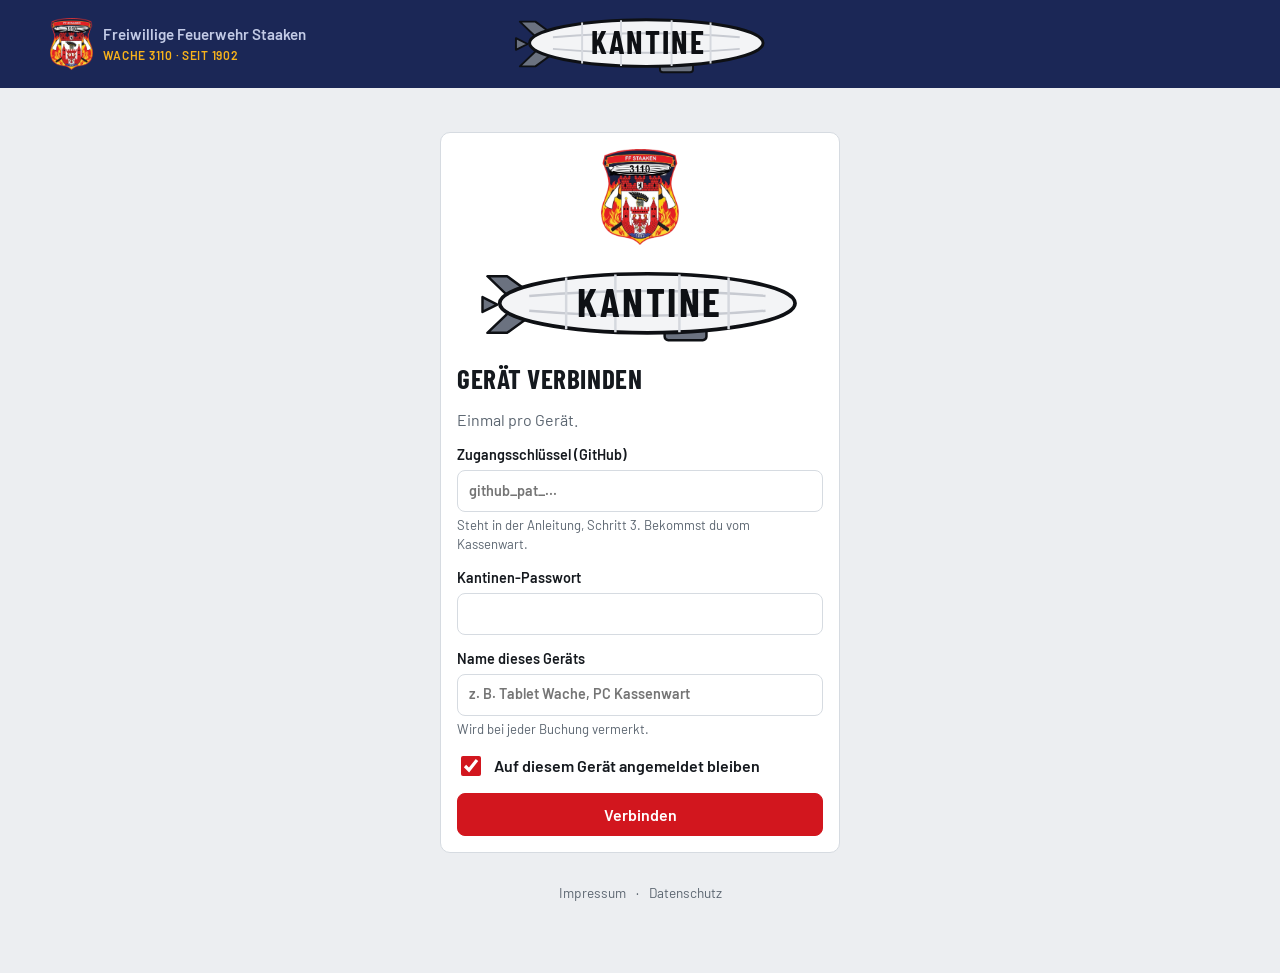
<file: index.html>
<!doctype html>
<html lang="de">
<head>
<meta charset="utf-8">
<meta name="viewport" content="width=device-width,initial-scale=1,viewport-fit=cover">
<meta name="robots" content="noindex,nofollow">
<meta name="referrer" content="no-referrer">
<meta name="theme-color" content="#1b2756">
<title>Kantine FF Staaken</title>
<link rel="manifest" href="manifest.webmanifest">
<link rel="icon" href="logo.png" id="favicon">
<link rel="apple-touch-icon" href="logo.png">
<style>
@font-face{font-family:"Barlow";font-weight:400;font-display:swap;src:url(fonts/barlow-latin-400-normal.woff2) format("woff2")}
@font-face{font-family:"Barlow";font-weight:500;font-display:swap;src:url(fonts/barlow-latin-500-normal.woff2) format("woff2")}
@font-face{font-family:"Barlow";font-weight:600;font-display:swap;src:url(fonts/barlow-latin-600-normal.woff2) format("woff2")}
@font-face{font-family:"Barlow";font-weight:700;font-display:swap;src:url(fonts/barlow-latin-700-normal.woff2) format("woff2")}
@font-face{font-family:"Barlow Condensed";font-weight:600;font-display:swap;src:url(fonts/barlow-condensed-latin-600-normal.woff2) format("woff2")}
@font-face{font-family:"Barlow Condensed";font-weight:700;font-display:swap;src:url(fonts/barlow-condensed-latin-700-normal.woff2) format("woff2")}
:root{color-scheme:light;padding-top:env(safe-area-inset-top,0px);padding-bottom:env(safe-area-inset-bottom,0px)}
body{margin:0;font-size:14px}
img{max-width:100%}
[hidden]{display:none!important}
/* Layout: sticky header with warning-stripe band and tabs; kiosk = big tap tiles, admin = sub-tabs with dense tables. */
:root{
  --bg:#eceef1; --surface:#ffffff; --surface-2:#f5f6f8; --ink:#15191e; --muted:#5b6570; --line:#d6dbe1;
  --red:#d2161e; --red-ink:#ffffff; --red-soft:#fbe7e8; --bar:#e8898d; --grid:#e3e6ea;
  --navy:#1b2756; --navy-2:#24336b; --navy-ink:#ffffff; --navy-muted:#c3cbe6; --flame:#f7b21b;
  --ok:#1d7a4b; --ok-soft:#e3f3ea; --warn:#8f5400; --warn-soft:#fdf0d9; --bad:#b0151b; --bad-soft:#fbe7e8;
  --op:#1f4f8a; --op-soft:#e4ecf7;
  --stripe-a:#d2161e; --stripe-b:#f7b21b;
  --f-display:"Barlow Condensed","Arial Narrow",Arial,sans-serif;
  --f-body:"Barlow",system-ui,-apple-system,"Segoe UI",sans-serif;
  --r:10px;
}
@media (prefers-color-scheme: dark){:root:not([data-theme="light"]){
  --bg:#111417; --surface:#1a1e23; --surface-2:#22272d; --ink:#edf0f3; --muted:#9aa4af; --line:#2e353d;
  --red:#e6363d; --red-ink:#ffffff; --red-soft:#3a1c1e; --bar:#8e3a3e; --grid:#2a3036;
  --navy:#111836; --navy-2:#1a2449; --navy-ink:#ffffff; --navy-muted:#a9b3d6; --flame:#f7b21b;
  --ok:#4fc58a; --ok-soft:#173326; --warn:#f0b04a; --warn-soft:#3a2b12; --bad:#ff6b70; --bad-soft:#3a1c1e;
  --op:#8fb6ec; --op-soft:#1b2a3f;
  --stripe-a:#e6363d; --stripe-b:#f7b21b; color-scheme:dark}}
:root[data-theme="dark"]{
  --bg:#111417; --surface:#1a1e23; --surface-2:#22272d; --ink:#edf0f3; --muted:#9aa4af; --line:#2e353d;
  --red:#e6363d; --red-ink:#ffffff; --red-soft:#3a1c1e; --bar:#8e3a3e; --grid:#2a3036;
  --navy:#111836; --navy-2:#1a2449; --navy-ink:#ffffff; --navy-muted:#a9b3d6; --flame:#f7b21b;
  --ok:#4fc58a; --ok-soft:#173326; --warn:#f0b04a; --warn-soft:#3a2b12; --bad:#ff6b70; --bad-soft:#3a1c1e;
  --op:#8fb6ec; --op-soft:#1b2a3f;
  --stripe-a:#e6363d; --stripe-b:#f7b21b; color-scheme:dark}

*{box-sizing:border-box}
html,body{min-height:100%}
body{background:var(--bg);color:var(--ink);font-family:var(--f-body);font-size:16px;line-height:1.45}
body::before{content:"";position:fixed;inset:0 0 auto;height:env(safe-area-inset-top,0px);z-index:10;background:var(--navy)}
button,input,select,textarea{font:inherit;color:inherit}
a{color:inherit}
.num{font-variant-numeric:tabular-nums}
.gut{padding-left:max(16px,env(safe-area-inset-left,0px));padding-right:max(16px,env(safe-area-inset-right,0px))}
.wrap{max-width:1180px;margin:0 auto}

header.top{position:sticky;top:env(safe-area-inset-top,0px);z-index:5;background:var(--navy);color:var(--navy-ink)}
.brand{display:grid;grid-template-columns:1fr auto 1fr;grid-template-areas:"l z r";align-items:center;gap:8px 16px;padding-block:8px}
.b-left{grid-area:l;display:flex;align-items:center;gap:10px;min-width:0}
.helpbtn{display:inline-flex;align-items:center;justify-content:center;width:24px;height:24px;border-radius:50%;border:1.5px solid var(--muted);background:transparent;color:var(--muted);font:700 .85rem var(--f-body);cursor:pointer;vertical-align:middle;margin-left:6px;padding:0}
.helpbox{background:var(--surface-2);border:1px solid var(--line);border-radius:8px;padding:10px 12px;margin:0;font-size:.92rem}
.helpbtn:hover{border-color:var(--red);color:var(--red)}
.linkbtn{background:none;border:0;padding:0;font:inherit;font-weight:700;color:inherit;cursor:pointer;text-align:left;text-decoration:underline;text-decoration-color:var(--line);text-underline-offset:3px}
.linkbtn:hover{text-decoration-color:var(--red)}
.whobtn{background:var(--navy-2);color:var(--navy-ink);border:1px solid var(--navy-muted);border-radius:999px;padding:5px 12px;font-weight:600;font-size:.85rem;cursor:pointer;max-width:100%;overflow:hidden;text-overflow:ellipsis;white-space:nowrap}
.whobtn:focus-visible{outline:2px solid var(--flame);outline-offset:2px}
.b-right{grid-area:r;display:flex;flex-direction:column;align-items:flex-end;gap:4px;min-width:0;text-align:right}
.brand h1{grid-area:z;justify-self:center}
@media (max-width:760px){.brand{grid-template-columns:1fr auto;grid-template-areas:"z z" "l r"}.brand .zep{height:58px}}
.brand .unit small{display:block;font-size:.75rem;font-weight:600;letter-spacing:.06em;text-transform:uppercase;color:var(--flame);margin-top:2px}
.brand .logo{height:52px;width:auto;max-width:72px;object-fit:contain;display:block}
.login .biglogo{height:96px;width:auto;max-width:60%;object-fit:contain;align-self:center}
.brand h1{margin:0;line-height:0}
.zep{display:block;height:72px;width:auto;max-width:100%}
.sr{position:absolute;width:1px;height:1px;overflow:hidden;clip:rect(0 0 0 0);white-space:nowrap}
.login .zep{height:auto;width:min(320px,90%);align-self:center}
.brand .unit{color:var(--navy-muted);font-weight:600;font-size:.95rem}
.sync{font-size:.8rem;color:var(--navy-muted);display:flex;align-items:center;gap:6px}
.dot{width:8px;height:8px;border-radius:50%;background:var(--muted)}
.dot.on{background:var(--ok)} .dot.err{background:var(--bad)}
.stripe{height:6px;background:repeating-linear-gradient(-45deg,var(--stripe-a) 0 12px,var(--stripe-b) 12px 24px)}
nav.tabs{display:flex;gap:4px;overflow-x:auto;scrollbar-width:none}
nav.tabs::-webkit-scrollbar{display:none}
nav.tabs a{flex:none;text-decoration:none;color:var(--navy-muted);font-family:var(--f-display);font-weight:600;font-size:1.15rem;letter-spacing:.03em;text-transform:uppercase;padding:8px 14px 10px;border-bottom:3px solid transparent}
nav.tabs a[aria-current="page"]{color:var(--navy-ink);border-bottom-color:var(--flame)}
nav.tabs a:hover{color:var(--navy-ink)}
nav.tabs a:focus-visible{outline:2px solid var(--flame);outline-offset:-2px}

main{padding-block:20px 120px}
h2{font-family:var(--f-display);font-weight:700;font-size:1.7rem;text-transform:uppercase;letter-spacing:.02em;margin:0;line-height:1.1;text-wrap:balance}
h3{font-family:var(--f-display);font-weight:700;font-size:1.25rem;text-transform:uppercase;letter-spacing:.03em;margin:0}
.eyebrow{font-size:.78rem;font-weight:700;letter-spacing:.09em;text-transform:uppercase;color:var(--muted)}
.muted{color:var(--muted)} .small{font-size:.86rem}
.stack{display:flex;flex-direction:column;gap:16px}
.row{display:flex;gap:10px;align-items:center;flex-wrap:wrap}
.row.between{justify-content:space-between}
.section{display:flex;flex-direction:column;gap:12px}
.panel{background:var(--surface);border:1px solid var(--line);border-radius:var(--r);padding:16px;min-width:0}

.btn{display:inline-flex;align-items:center;justify-content:center;gap:6px;border:1px solid var(--line);background:var(--surface);border-radius:8px;padding:9px 14px;font-weight:600;cursor:pointer;min-height:42px;text-decoration:none}
.btn:hover{border-color:var(--muted)}
.btn:focus-visible,.tile:focus-visible,.ptile:focus-visible,.bcol:focus-visible{outline:3px solid var(--red);outline-offset:2px}
.btn.primary{background:var(--red);border-color:var(--red);color:var(--red-ink)}
.btn.primary:hover{filter:brightness(1.08)}
.btn.ghost{background:transparent;border-color:transparent}
.btn.small{min-height:34px;padding:5px 10px;font-size:.9rem}
.btn.danger{color:var(--bad);border-color:var(--bad)}
.btn.alarm{background:var(--warn-soft);border-color:var(--warn);color:var(--warn)}
.btn[disabled]{opacity:.45;cursor:not-allowed}
input[type=text],input[type=search],input[type=number],input[type=date],input[type=time],input[type=password],input[type=email],select,textarea{background:var(--surface);border:1px solid var(--line);border-radius:8px;padding:9px 11px;min-height:42px;width:100%}
input[type=file]{width:100%}
input:focus-visible,select:focus-visible,textarea:focus-visible{outline:2px solid var(--red);outline-offset:1px}
input[type=checkbox]{width:20px;height:20px;accent-color:var(--red)}
label.f{display:flex;flex-direction:column;gap:4px;font-weight:600;font-size:.9rem;min-width:0}
.hint{font-weight:400;color:var(--muted);font-size:.82rem}
.grid2{display:grid;grid-template-columns:repeat(auto-fit,minmax(160px,1fr));gap:12px}
.seg{display:flex;gap:4px;overflow-x:auto;background:var(--surface);border:1px solid var(--line);border-radius:10px;padding:4px;scrollbar-width:none}
.seg button{flex:none;border:0;background:transparent;border-radius:7px;padding:8px 14px;font-weight:600;cursor:pointer;color:var(--muted)}
.seg button[aria-pressed="true"]{background:var(--ink);color:var(--bg)}

.pill{display:inline-flex;align-items:center;gap:4px;border-radius:999px;padding:2px 10px;font-size:.8rem;font-weight:700;white-space:nowrap}
.pill.ok{background:var(--ok-soft);color:var(--ok)} .pill.warn{background:var(--warn-soft);color:var(--warn)} .pill.bad{background:var(--bad-soft);color:var(--bad)} .pill.neutral{background:var(--surface-2);color:var(--muted)} .pill.op{background:var(--op-soft);color:var(--op)}
.neg{color:var(--bad)} .pos{color:var(--ok)}

/* Kiosk */
.mgrid{display:grid;grid-template-columns:repeat(auto-fill,minmax(150px,1fr));gap:10px}
.mwrap{display:flex;gap:10px;align-items:flex-start;--azh:min(calc(100vh - var(--hdr,150px) - 150px), 640px);min-height:var(--azh)}
.mwrap>.mgrid{flex:1;min-width:0}
.mgrid .tile{scroll-margin-top:calc(var(--hdr,150px) + 12px)}
.azbar{position:sticky;top:calc(var(--hdr,150px) + 8px);display:flex;flex-direction:column;flex:none;width:36px;height:var(--azh);background:var(--surface);border:1px solid var(--line);border-radius:999px;padding:6px 0;overflow:hidden}
.azbar button{flex:1 1 0;min-height:14px;border:0;background:none;font:700 clamp(.7rem,2vh,1rem) var(--f-body);color:var(--ink);cursor:pointer;padding:0;line-height:1}
.azbar button:disabled{color:var(--line);cursor:default}
.azbar button:not(:disabled):hover,.azbar button:focus-visible{color:var(--red);outline:none}
.tile.flash{animation:flash 1s ease}
@keyframes flash{0%{box-shadow:0 0 0 3px var(--red)}100%{box-shadow:0 0 0 0 transparent}}
.tile{position:relative;background:var(--surface);border:1px solid var(--line);border-radius:var(--r);padding:16px 12px;min-height:76px;font-family:var(--f-display);font-weight:600;font-size:1.3rem;line-height:1.1;cursor:pointer;text-align:left;display:flex;flex-direction:column;justify-content:flex-end;gap:4px;overflow-wrap:anywhere}
.tile:hover{border-color:var(--red)}
.tile:active{transform:scale(.98)}
.tile .sub{font-family:var(--f-body);font-size:.82rem;font-weight:600;color:var(--muted)}
.tile.op{border-color:var(--op);background:var(--op-soft)}
.tile.round{border-color:var(--warn);background:var(--warn-soft)}
.tile .tag{font-family:var(--f-body);font-size:.72rem;font-weight:700;letter-spacing:.08em;text-transform:uppercase}
.tile.op .tag{color:var(--op)} .tile.round .tag{color:var(--warn)}
.tile .pend{position:absolute;top:8px;right:8px;background:var(--warn);color:var(--surface);font-family:var(--f-body);font-size:.7rem;font-weight:700;border-radius:999px;padding:2px 8px}
.tile.chk{border-color:var(--red);box-shadow:inset 0 0 0 2px var(--red)}
.tile .tick{position:absolute;top:8px;left:8px;width:24px;height:24px;border-radius:6px;border:2px solid var(--line);background:var(--surface);font-family:var(--f-body);font-size:.9rem;font-weight:700;display:flex;align-items:center;justify-content:center;color:var(--red-ink)}
.tile.chk .tick{background:var(--red);border-color:var(--red)}
.mgrid.multi .tile{padding-top:38px}
.tile.cash{border-color:var(--ok);background:var(--ok-soft)}
.tile.cash .tag{color:var(--ok)}
.who.cash{border-color:var(--ok);background:var(--ok-soft)}
.who.multi{border-color:var(--red)}
.selbar{position:sticky;bottom:0;background:var(--surface);border:1px solid var(--line);border-radius:var(--r);padding:12px 14px calc(12px + env(safe-area-inset-bottom,0px));display:flex;gap:10px;align-items:center;flex-wrap:wrap;box-shadow:0 -6px 20px rgba(0,0,0,.08)}
.selbar .btn.primary{margin-left:auto;min-height:50px;font-size:1.1rem}
.special{display:grid;grid-template-columns:repeat(auto-fill,minmax(200px,1fr));gap:10px}
.addtile{border-style:dashed;background:transparent;font-size:1.1rem;color:var(--muted)}
.pending{background:var(--warn-soft);border:1px solid var(--warn);border-radius:var(--r);padding:12px 14px;display:flex;flex-direction:column;gap:8px}
.pending b{color:var(--warn)}
.who{display:flex;gap:12px;align-items:center;flex-wrap:wrap;background:var(--surface);border:1px solid var(--line);border-radius:var(--r);padding:12px 14px}
.who.op{border-color:var(--op);background:var(--op-soft)} .who.round{border-color:var(--warn);background:var(--warn-soft)}
.who .name{font-family:var(--f-display);font-size:2rem;font-weight:700;line-height:1;text-transform:uppercase}
.who .bal{margin-left:auto;text-align:right}
.who .bal b{font-size:1.4rem}
.pgrid{display:grid;grid-template-columns:repeat(auto-fill,minmax(160px,1fr));gap:10px}
.ptile{position:relative;background:var(--surface);border:1px solid var(--line);border-radius:var(--r);padding:14px 12px 12px;min-height:112px;cursor:pointer;text-align:left;display:flex;flex-direction:column;gap:4px}
.ptile.sel{border-color:var(--red);box-shadow:inset 0 0 0 2px var(--red)}
.ptile .pn{font-family:var(--f-display);font-weight:700;font-size:1.35rem;line-height:1.05;text-transform:uppercase;overflow-wrap:anywhere;padding-right:30px}
.ptile .pp{font-weight:600}
.ptile .ps{font-size:.8rem;color:var(--muted);margin-top:auto;padding-right:40px}
.ptile .ps.low{color:var(--warn);font-weight:600}
.ptile .ps.out,.ptile .ps.exp{color:var(--bad);font-weight:700}
.badge{position:absolute;top:8px;right:8px;min-width:34px;height:34px;border-radius:17px;background:var(--red);color:var(--red-ink);font-weight:700;font-size:1.1rem;display:flex;align-items:center;justify-content:center;padding:0 8px}
.minus{position:absolute;bottom:8px;right:8px;width:38px;height:38px;border-radius:19px;border:1px solid var(--line);background:var(--surface-2);font-size:1.3rem;font-weight:700;cursor:pointer;display:flex;align-items:center;justify-content:center}
.cartbar{position:sticky;bottom:0;margin-top:16px;background:var(--surface);border:1px solid var(--line);border-radius:var(--r);padding:12px 14px calc(12px + env(safe-area-inset-bottom,0px));display:flex;gap:12px;align-items:center;flex-wrap:wrap;box-shadow:0 -6px 20px rgba(0,0,0,.08)}
.cartbar .sum{font-family:var(--f-display);font-weight:700;font-size:1.6rem}
.cartbar .btn.primary{margin-left:auto;font-size:1.15rem;min-height:52px;padding:10px 26px}
.wake{font-size:.78rem;font-weight:700;color:var(--ok);background:var(--ok-soft);border-radius:999px;padding:2px 9px}

/* Tables */
.tbl-wrap{overflow-x:auto;border:1px solid var(--line);border-radius:var(--r);background:var(--surface)}
table{border-collapse:collapse;width:100%;min-width:560px}
th,td{text-align:left;padding:10px 12px;border-bottom:1px solid var(--line);vertical-align:middle}
th{font-size:.78rem;letter-spacing:.07em;text-transform:uppercase;color:var(--muted);background:var(--surface-2)}
tr:last-child td{border-bottom:0}
td.r,th.r{text-align:right}
.list{list-style:none;margin:0;padding:0;display:flex;flex-direction:column}
.list li{display:flex;gap:10px;align-items:center;padding:10px 0;border-bottom:1px solid var(--line);flex-wrap:wrap}
.list li:last-child{border-bottom:0}
.list li .grow{flex:1;min-width:0}

.bigbal{font-family:var(--f-display);font-weight:700;font-size:3.2rem;line-height:1}
.kpis{display:grid;grid-template-columns:repeat(auto-fit,minmax(170px,1fr));gap:10px}
.kpi{background:var(--surface);border:1px solid var(--line);border-radius:var(--r);padding:12px 14px}
.kpi b{display:block;font-family:var(--f-display);font-size:1.7rem;line-height:1.1}
.kpi .hint{display:block}

/* Year review */
.review{display:grid;grid-template-columns:repeat(auto-fit,minmax(210px,1fr));gap:10px}
.fact{background:var(--surface);border:1px solid var(--line);border-radius:var(--r);padding:16px}
.fact b{display:block;font-family:var(--f-display);font-size:2.6rem;line-height:1;font-weight:700}
.fact span{color:var(--muted);font-weight:600}

/* Chart */
.chart{position:relative;height:220px;padding:8px 0 28px 48px}
.chart .gl{position:absolute;left:48px;right:0;border-top:1px solid var(--grid)}
.chart .gl span{position:absolute;right:calc(100% + 6px);top:-.6em;font-size:.75rem;color:var(--muted);white-space:nowrap}
.chart .bars{position:absolute;left:48px;right:0;top:8px;bottom:28px;display:flex;align-items:flex-end;gap:2px}
.bcol{flex:1;height:100%;display:flex;flex-direction:column;justify-content:flex-end;align-items:center;background:none;border:0;padding:0 2px;cursor:pointer;position:relative;min-width:0}
.bcol .bar{width:100%;max-width:44px;background:var(--bar);border-radius:4px 4px 0 0;min-height:0}
.bcol[aria-pressed="true"] .bar{background:var(--red)}
.bcol .bl{position:absolute;top:100%;margin-top:6px;font-size:.75rem;color:var(--muted);white-space:nowrap}
.bcol[aria-pressed="true"] .bl{color:var(--ink);font-weight:700}
.bcol .tip{position:absolute;bottom:calc(var(--h) + 6px);background:var(--ink);color:var(--bg);font-size:.75rem;font-weight:700;padding:2px 6px;border-radius:4px;white-space:nowrap;opacity:0;pointer-events:none}
.bcol:hover .tip,.bcol:focus-visible .tip,.bcol[aria-pressed="true"] .tip{opacity:1}
.chart-wrap{overflow-x:auto}
.chart-inner{min-width:480px}

/* Events */
.ev{display:grid;grid-template-columns:72px 1fr;gap:14px;background:var(--surface);border:1px solid var(--line);border-radius:var(--r);padding:14px}
.date{background:var(--red);color:var(--red-ink);border-radius:8px;text-align:center;padding:8px 4px;align-self:start}
.date .d{font-family:var(--f-display);font-size:2rem;font-weight:700;line-height:1}
.date .m{font-size:.8rem;font-weight:700;letter-spacing:.08em;text-transform:uppercase}
.date .w{font-size:.75rem;opacity:.85}
.ev.past .date{background:var(--surface-2);color:var(--muted)}
.ev .body{min-width:0;display:flex;flex-direction:column;gap:8px}
.chips{display:flex;flex-wrap:wrap;gap:6px}
.chip{background:var(--surface-2);border:1px solid var(--line);border-radius:999px;padding:3px 10px;font-size:.88rem}

.empty{border:2px dashed var(--line);border-radius:var(--r);padding:28px 20px;text-align:center;display:flex;flex-direction:column;gap:10px;align-items:center;color:var(--muted)}
.empty b{color:var(--ink);font-size:1.1rem}
.note{background:var(--warn-soft);color:var(--warn);border-radius:8px;padding:10px 12px;font-weight:600;font-size:.92rem}
.receipt{max-width:100%;max-height:70vh;border-radius:8px;border:1px solid var(--line);align-self:center}

/* Modal & toast */
.overlay{position:fixed;inset:0;z-index:20;background:rgba(10,12,15,.55);display:flex;align-items:flex-end;justify-content:center;padding:16px;padding-bottom:calc(16px + env(safe-area-inset-bottom,0px))}
@media (min-width:640px){.overlay{align-items:center}}
.modal{background:var(--surface);border-radius:14px;width:100%;max-width:560px;max-height:calc(100% - 20px);overflow:auto;padding:20px;display:flex;flex-direction:column;gap:14px;border:1px solid var(--line)}
.modal .actions{display:flex;gap:10px;justify-content:flex-end;flex-wrap:wrap}
.modal.wide{max-width:940px}
.modal td input{min-height:36px;padding:6px 8px;width:110px}
tfoot td{font-weight:700;background:var(--surface-2);border-top:1px solid var(--line)}
.mrow{display:grid;grid-template-columns:1fr auto auto auto;gap:8px;align-items:center;padding:8px 0;border-bottom:1px solid var(--line)}
.mrow input{width:96px}
.mrow input[type=date]{width:140px}
@media (max-width:520px){.mrow{grid-template-columns:1fr 1fr}.mrow>span{grid-column:1/-1}.mrow input,.mrow input[type=date]{width:100%}}
.toast{position:fixed;left:50%;transform:translateX(-50%);bottom:calc(18px + env(safe-area-inset-bottom,0px));z-index:30;background:var(--ink);color:var(--bg);border-radius:10px;padding:12px 14px 12px 16px;display:flex;gap:12px;align-items:center;max-width:calc(100% - 32px);width:max-content;box-shadow:0 10px 30px rgba(0,0,0,.25)}
.toast button{background:transparent;border:1px solid currentColor;color:inherit;border-radius:6px;padding:6px 10px;font-weight:700;cursor:pointer}
.pinpad{display:grid;grid-template-columns:repeat(3,1fr);gap:8px;max-width:280px;margin:0 auto;width:100%}
.pinpad button{min-height:58px;font-size:1.4rem;font-weight:700;border-radius:10px;border:1px solid var(--line);background:var(--surface-2);cursor:pointer}
.pindots{display:flex;gap:10px;justify-content:center}
.pindots i{width:14px;height:14px;border-radius:50%;border:2px solid var(--muted)}
.pindots i.f{background:var(--ink);border-color:var(--ink)}
/* Login, Kameraden-Ansicht, QR & Druck */
footer.legal{padding-block:0 28px;margin-top:-90px;font-size:.85rem}
footer.legal .wrap{display:flex;gap:10px;justify-content:center;color:var(--muted)}
footer.legal a{color:var(--muted);text-decoration:none}
footer.legal a:hover{color:var(--red);text-decoration:underline}
@media print{footer.legal{display:none}}
.login{max-width:400px;margin:24px auto 0;display:flex;flex-direction:column;gap:14px}
.qrbox{background:#fff;padding:10px;border-radius:10px;align-self:center;width:220px;max-width:100%}
.qrbox svg{display:block;width:100%;height:auto}
.linkbox{font-family:ui-monospace,Menlo,Consolas,monospace;font-size:.8rem;background:var(--surface-2);border:1px solid var(--line);border-radius:8px;padding:8px 10px;overflow-wrap:anywhere;user-select:all}
#printSheet{display:none}
@media print{
  body{background:#fff!important;color:#000!important}
  body>*:not(#printSheet){display:none!important}
  body::before{display:none!important}
  #printSheet{display:grid!important;grid-template-columns:repeat(3,1fr);gap:0;font-family:var(--f-body)}
  .pcard{border:1px dashed #888;padding:8mm 6mm;text-align:center;break-inside:avoid;display:flex;flex-direction:column;gap:2mm;align-items:center}
  .pcard .pn{font-family:var(--f-display);font-weight:700;font-size:15pt;text-transform:uppercase}
  .pcard .pu{font-size:8pt;color:#444}
  .pcard .plogo{height:12mm;width:auto;object-fit:contain}
  .pcard svg{width:38mm;height:38mm}
  .pcard .pt{font-size:7.5pt;color:#333;line-height:1.3}
  @page{margin:10mm}
}
@media (prefers-reduced-motion:reduce){*{transition:none!important;animation:none!important}}
@media (max-width:520px){.who .name{font-size:1.6rem}.bigbal{font-size:2.6rem}.ev{grid-template-columns:58px 1fr}.fact b{font-size:2.1rem}}
</style>
</head>
<body>
<header class="top">
  <div class="gut"><div class="wrap brand">
    <div class="b-left"><img class="logo" id="logo" alt="" hidden><span class="unit"><span id="unitName">Freiwillige Feuerwehr Staaken</span><small id="unitSub" hidden></small></span></div>
    <h1><span class="sr">Kantine</span><svg class="zep" viewBox="0 0 260 74" role="img" aria-label="Kantine" xmlns="http://www.w3.org/2000/svg">
      <path d="M30 37 L6 14 L22 14 L44 30 Z M30 37 L6 60 L22 60 L44 44 Z" fill="#6b7280" stroke="#0e1014" stroke-width="2" stroke-linejoin="round"/>
      <path d="M14 37 L2 31 L2 43 Z" fill="#6b7280" stroke="#0e1014" stroke-width="2" stroke-linejoin="round"/>
      <rect x="150" y="56" width="34" height="10" rx="3" fill="#6b7280" stroke="#0e1014" stroke-width="2"/>
      <path d="M156 56 V52 M178 56 V52" stroke="#0e1014" stroke-width="2"/>
      <ellipse cx="136" cy="36" rx="120" ry="24" fill="#f3f4f6" stroke="#0e1014" stroke-width="3"/>
      <path d="M40 30 Q136 22 232 30 M40 42 Q136 50 232 42" fill="none" stroke="#c7cad1" stroke-width="2"/>
      <path d="M70 15 V57 M110 12.5 V59.5 M162 12.5 V59.5 M202 15 V57" stroke="#d5d8de" stroke-width="2"/>
      <text x="138" y="47" text-anchor="middle" font-family="'Barlow Condensed','Arial Narrow',Arial,sans-serif" font-weight="700" font-size="33" letter-spacing="2" fill="#0e1014">KANTINE</text>
    </svg></h1>
    <div class="b-right"><span id="whoBox" hidden></span><span class="wake" id="wake" hidden>Bildschirm bleibt an</span>
    <span class="sync" id="sync"><i class="dot" id="syncDot"></i><span id="syncText">Verbinde …</span></span></div>
  </div>
  <div class="wrap"><nav class="tabs" id="tabs" aria-label="Bereiche">
    <a href="#kiosk" data-v="kiosk">Mitglieder</a>
    <a href="#termine" data-v="termine">Termine</a>
    <a href="#lager" data-v="lager">Lager</a>
    <a href="#statistik" data-v="statistik">Statistik</a>
    <a href="#verwaltung" data-v="verwaltung">Verwaltung</a>
  </nav></div></div>
</header>
<main class="gut"><div class="wrap" id="main"><div class="empty"><b>Kantine wird geladen …</b><span>Mitglieder, Artikel und Buchungen kommen gleich.</span></div></div></main>
<footer class="gut legal"><div class="wrap"><a href="impressum.html">Impressum</a><span aria-hidden="true">·</span><a href="datenschutz.html">Datenschutz</a></div></footer>
<div id="modalRoot"></div>
<div id="toastRoot"></div>

<script src="config.js"></script>
<script src="vendor/qrcode.js"></script>
<script>
(() => {
"use strict";
// ================= State =================
const COLS = ["members","products","bookings","payments","events","signups","shopping","ops","rounds","cash","stats","settlements","log","users","splits","counts","outs","invs"];
const S = { codes:{}, role:null, email:"", live:false, settings:{}, loaded:new Set(), confirmed:new Set(), db:null, user:null, dl:null, assets:null, canWrite:null, canEdit:false, readOnly:false, offline:false, failed:false };
COLS.forEach(c => S[c] = {});
const UI = { view:"kiosk", sel:null, multi:false, msel:[], carts:{}, search:"", unlocked:false, unlockAt:0, debtOnly:false, showPast:false, openEvent:null,
  adminTab:"start", statProd:"", statMeasure:"q", statMonth:null, year:new Date().getFullYear(), cashYear:new Date().getFullYear(), opYear:new Date().getFullYear(), lastAct:Date.now() };
const CATS = ["Getränke","Heißgetränke","Essen","Snacks","Sonstiges"];
const OPKINDS = ["Einsatz","Übung","Dienstabend","Sonstiges"];
const CASHCATS = ["Kassendifferenz","Barverkauf","Einkauf Kantine","Verpflegung Übungsdienst","Einzahlung Mitglied","Pfandrückgabe","Veranstaltung","Spende","Sonstiges"];
const VIEWS = ["kiosk","termine","lager","statistik","verwaltung"];
const DAY = 864e5;

let MODE="boot";
const CFG = window.KANTINE_CONFIG || {};
const WEHR = CFG.wehr || "Freiwillige Feuerwehr";
let LOGO_OK = false;
(()=>{ const img=document.getElementById("logo"); if (!CFG.logo){ document.getElementById("favicon")?.remove(); return; }
  img.onload=()=>{ LOGO_OK=true; img.hidden=false; document.querySelectorAll(".biglogo").forEach(x=>{ x.src=img.src; x.hidden=false; }); };
  img.onerror=()=>{ img.hidden=true; document.getElementById("favicon")?.remove(); };
  if (CFG.untertitel){ const u=document.getElementById("unitSub"); u.textContent=CFG.untertitel; u.hidden=false; }
  img.src=CFG.logo; document.getElementById("unitName").textContent=WEHR; document.title="Kantine "+(CFG.kurz||WEHR); })();
const ZEP_SVG = (document.querySelector(".brand h1 svg")||{}).outerHTML || "";
const logoTag = cls => LOGO_OK ? `<img class="${cls}" src="${esc(CFG.logo)}" alt="Logo ${esc(WEHR)}">` : "";
const ls = { get(k){ try{return localStorage.getItem(k)}catch(e){return null} }, set(k,v){ try{ v==null?localStorage.removeItem(k):localStorage.setItem(k,v) }catch(e){} } };
try{ UI.carts = JSON.parse(ls.get("kantine.carts")||"{}") || {}; }catch(e){ UI.carts={}; }
for (const [k,c] of Object.entries(UI.carts)) if (!c || Date.now()-(c.ts||0) > DAY || !Object.keys(c.items||{}).length) delete UI.carts[k];
const saveCarts = () => ls.set("kantine.carts", JSON.stringify(UI.carts));

// ================= Helpers =================
const $ = s => document.querySelector(s);
const esc = s => String(s ?? "").replace(/[&<>"']/g, c => ({"&":"&amp;","<":"&lt;",">":"&gt;",'"':"&quot;","'":"&#39;"}[c]));
const fmt = new Intl.NumberFormat("de-DE",{style:"currency",currency:"EUR"});
const nf = new Intl.NumberFormat("de-DE",{maximumFractionDigits:0});
const nf1 = new Intl.NumberFormat("de-DE",{maximumFractionDigits:1});
const eur = c => fmt.format((c||0)/100);
const eurS = c => (c>0?"+":"") + eur(c);
function parseEur(s){ s=String(s||"").trim().replace(/\s|€/g,""); if(!s) return NaN; if(s.includes(",")) s=s.replace(/\./g,"").replace(",","."); const v=Number(s); return isFinite(v)? Math.round(v*100) : NaN; }
const centsIn = c => (c/100).toFixed(2).replace(".",",");
const deTs = new Intl.DateTimeFormat("de-DE",{weekday:"short",day:"2-digit",month:"2-digit",hour:"2-digit",minute:"2-digit"});
const tsStr = t => deTs.format(new Date(t));
const dDate = s => s ? new Date(s+"T12:00:00").toLocaleDateString("de-DE",{day:"2-digit",month:"2-digit",year:"numeric"}) : "";
const isoLocal = d => { d=new Date(d); d.setMinutes(d.getMinutes()-d.getTimezoneOffset()); return d.toISOString().slice(0,10); };
const today = () => isoLocal(Date.now());
const ymOf = ts => isoLocal(ts).slice(0,7);
const MONTHS = ["Jan","Feb","Mär","Apr","Mai","Jun","Jul","Aug","Sep","Okt","Nov","Dez"];
const ymLabel = (ym, long) => { const [y,m]=ym.split("-").map(Number); return long ? new Date(y,m-1,15).toLocaleDateString("de-DE",{month:"long",year:"numeric"}) : MONTHS[m-1]+(m===1?" "+String(y).slice(2):""); };
const byName = (a,b) => (a.name||"").localeCompare(b.name||"","de",{sensitivity:"base"});
const list = col => Object.entries(S[col]).map(([id,d]) => ({id,...d}));
const membersActive = () => list("members").filter(m => m.active !== false).sort(byName);
const productsActive = () => list("products").filter(p => p.active !== false).sort((a,b)=>(CATS.indexOf(a.cat)-CATS.indexOf(b.cat)) || byName(a,b));
const mName = id => S.members[id]?.name || "Unbekannt";
const isProd = b => b.p && !/^(event|split):/.test(String(b.p));
const firstName = n => { n=String(n||"").trim(); if (n.includes(",")){ const v=n.split(",")[1].trim(); return v ? v.split(/\s+/)[0] : n.split(",")[0]; } return n.split(/\s+/)[0]; };

function balance(mid){
  let b = S.members[mid]?.carry || 0;
  for (const p of Object.values(S.payments)) if (p.m===mid) b += p.amount||0;
  for (const k of Object.values(S.bookings)) if (k.m===mid) b -= (k.price||0)*(k.qty||1);
  return b;
}
function lastActivity(mid){ let t=0; for (const k of Object.values(S.bookings)) if (k.m===mid && k.ts>t) t=k.ts; for (const p of Object.values(S.payments)) if (p.m===mid && p.ts>t) t=p.ts; return t; }
function soldSince(pid, at){ let s=0; for (const b of Object.values(S.bookings)) if (b.p===pid && (b.ts||0) > (at||0)) s += b.qty||1; return s; }
const stock = pid => { const p=S.products[pid]; return p ? (p.base||0) - soldSince(pid, p.baseAt) : 0; };
const empties = pid => { const p=S.products[pid]; return p && p.pfand ? Math.max(0,(p.emptyBase||0) + soldSince(pid, p.emptyAt||p.baseAt)) : 0; };
const stockShow = p => { const s=stock(p.id); return s<0 ? `0 <span class="pill warn" title="Es wurde mehr verkauft als eingebucht. Bitte Inventur machen.">Bestand prüfen</span>` : units(s,p.crate); };
function stockState(p){ if (p.track===false) return "none"; const s=stock(p.id); if (s<=0) return "out"; if (s<=(p.min||0)) return "low"; return "ok"; }
function units(n, crate){ if (!(crate>1) || n<crate) return nf.format(n)+(crate>1?" Fl.":""); const k=Math.floor(n/crate), r=n%crate; return `${k} ${k===1?"Kasten":"Kästen"}${r?` + ${r} Fl.`:""}`; }
function mhdState(p){ if (!p.mhd) return null; const d=(new Date(p.mhd+"T12:00:00") - new Date(today()+"T12:00:00"))/DAY; return d<0?"exp":d<=7?"soon":"ok"; }
function mhdText(p){ const s=mhdState(p); if(!s) return ""; const d=Math.round((new Date(p.mhd+"T12:00:00") - new Date(today()+"T12:00:00"))/DAY); return s==="exp"?`MHD abgelaufen (${dDate(p.mhd)})`: d===0?"MHD heute": `MHD in ${d} ${d===1?"Tag":"Tagen"}`; }

// Einsatz / Runde
const kasseMembers = () => { const all=membersActive(); const k=all.filter(m=>/kasse/i.test(m.name)); return k; };
const opAcct = o => (o && o.acct && S.members[o.acct]) ? o.acct : null;
function opTotals(oid){
  const o=S.ops[oid]||{}; const items={...(o.carry?.items||{})}; let total=o.carry?.total||0;
  for (const b of Object.values(S.bookings)) if (b.o===oid){ items[b.n]=(items[b.n]||0)+(b.qty||1); total += (b.price||0)*(b.qty||1); }
  return {items,total};
}
function roundTotal(rid){ let t=S.rounds[rid]?.carryTotal||0; for (const b of Object.values(S.bookings)) if (b.r===rid) t+=(b.price||0)*(b.qty||1); return t; }

function target(key){
  if (!key) return null; const i=key.indexOf(":"); const t=key.slice(0,i), id=key.slice(i+1);
  if (t==="m" && S.members[id]) return {t,id,key,label:S.members[id].name};
  if (t==="o" && S.ops[id]) { const o=S.ops[id]; return {t,id,key,label:o.title,o}; }
  if (t==="r" && S.rounds[id]) { const r=S.rounds[id]; return {t,id,key,label:`Runde von ${mName(r.payer)}`,r}; }
  if (t==="b") return {t,id:"",key,label:"Barverkauf"};
  if (t==="x"){ const ids=id.split(",").filter(x=>S.members[x]); if (!ids.length) return null; return {t,id,key,ids,label:`${ids.length} Mitglieder`}; }
  return null;
}
const cartOf = key => UI.carts[key]?.items || {};
function setCart(key, items){ if (Object.keys(items).length) UI.carts[key]={items,ts:Date.now()}; else delete UI.carts[key]; saveCarts(); }

// Monatsstatistik: abgeschlossene Monate (stats) + laufende Buchungen
function monthAgg(){
  const out={};
  for (const [ym,doc] of Object.entries(S.stats)){ out[ym]={}; for (const [pid,v] of Object.entries(doc.items||{})) out[ym][pid]={...v}; }
  for (const b of Object.values(S.bookings)){ if (!isProd(b)) continue;
    const ym=ymOf(b.ts||Date.now()); const p=S.products[b.p]||{}; const o=(out[ym]=out[ym]||{});
    const e=(o[b.p]=o[b.p]||{n:b.n,q:0,c:0,l:0,cat:p.cat||""});
    e.q+=b.qty||1; e.c+=(b.price||0)*(b.qty||1); e.l+=((p.ml||0)*(b.qty||1))/1000; if(!e.cat) e.cat=p.cat||""; }
  return out;
}

async function sha(s){
  try{ const b = await crypto.subtle.digest("SHA-256", new TextEncoder().encode("kantine:"+s)); return [...new Uint8Array(b)].map(x=>x.toString(16).padStart(2,"0")).join(""); }
  catch(e){ let h=5381; for(const c of "kantine:"+s) h=((h<<5)+h+c.charCodeAt(0))|0; return "d"+(h>>>0).toString(16); }
}

// ================= Writes =================
function errText(e){
  const c = e && e.code;
  if (c==="invalid_argument") return "Dieser Eintrag existiert nicht mehr – die Ansicht wird aktualisiert.";
  if (c==="quota_exceeded") return "Speicher voll. Bitte unter Verwaltung einen Abschluss machen, damit alte Buchungen zusammengefasst werden.";
  if (c==="resource_exhausted") return "Zu viele Aktionen auf einmal. Kurz warten und erneut versuchen.";
  return "Speichern fehlgeschlagen. Bitte Verbindung prüfen und erneut versuchen.";
}
async function w(fn, okMsg){
  if (!S.db){ toast("Keine Verbindung zur Datenbank."); return false; }
  try { await fn(S.db); if (okMsg) toast(okMsg); return true; }
  catch(e){
    if (e && e.code==="unavailable"){ await new Promise(r=>setTimeout(r,400+Math.random()*600)); try{ await fn(S.db); if(okMsg) toast(okMsg); return true; }catch(e2){ e=e2; } }
    if (e && e.code==="invalid_argument" && S.canWrite==null){ S.readOnly=true; render(); }
    toast(errText(e)); console.error(e); return false;
  }
}
const clean = o => { const r={}; for (const [k,v] of Object.entries(o)) if (v!==undefined) r[k]=v; return r; };

async function uploadReceipt(file){
  if (!file) return null;
  if (!S.assets) throw {code:"no_assets"};
  let blob=file;
  if (file.type.startsWith("image/") && file.type!=="image/svg+xml"){
    try{ const bmp=await createImageBitmap(file); const sc=Math.min(1,1600/Math.max(bmp.width,bmp.height));
      const cv=document.createElement("canvas"); cv.width=Math.round(bmp.width*sc); cv.height=Math.round(bmp.height*sc);
      cv.getContext("2d").drawImage(bmp,0,0,cv.width,cv.height);
      blob = await new Promise(r=>cv.toBlob(r,"image/jpeg",.82)) || file; }catch(e){ blob=file; }
  }
  const res = await S.assets.upload(blob);
  return res.id;
}

// ================= Toast & Modal =================
let toastTimer=null;
function toast(msg, action){
  clearTimeout(toastTimer);
  const root=$("#toastRoot");
  root.innerHTML = `<div class="toast" role="status"><span>${esc(msg)}</span>${action?`<button type="button" id="toastAct">${esc(action.label)}</button>`:""}</div>`;
  if (action) $("#toastAct").onclick = () => { root.innerHTML=""; action.fn(); };
  toastTimer=setTimeout(()=>{ root.innerHTML=""; }, action?9000:3800);
}
function modal(html, onMount, wide){
  const root=$("#modalRoot");
  root.innerHTML = `<div class="overlay" id="ov"><div class="modal${wide?" wide":""}" role="dialog" aria-modal="true">${html}</div></div>`;
  $("#ov").addEventListener("click", e => { if (e.target.id==="ov") closeModal(); });
  root.querySelectorAll("[data-close]").forEach(b=>b.onclick=closeModal);
  const first = root.querySelector("input:not([type=checkbox]):not([type=file]),select,textarea"); if(first) setTimeout(()=>first.focus(),30);
  if (onMount) onMount(root);
}
function closeModal(){ $("#modalRoot").innerHTML=""; }
document.addEventListener("keydown", e => { if (e.key==="Escape" && $("#modalRoot").innerHTML) closeModal(); });
function confirmBox(title, text, btn, fn, danger){
  modal(`<h3>${esc(title)}</h3><p style="margin:0">${text}</p><div class="actions"><button class="btn" data-close>Abbrechen</button><button class="btn ${danger?"danger":"primary"}" id="cOk">${esc(btn)}</button></div>`,
    r => { r.querySelector("#cOk").onclick = async ()=>{ r.querySelector("#cOk").disabled=true; await fn(); closeModal(); }; });
}
async function copyText(text, title){
  try{ await navigator.clipboard.writeText(text); toast("Kopiert"); return; }catch(e){}
  modal(`<h3>${esc(title||"Text kopieren")}</h3><p class="muted" style="margin:0">Text markieren und kopieren:</p><textarea id="cpTxt" rows="10" readonly>${esc(text)}</textarea><div class="actions"><button class="btn primary" data-close>Fertig</button></div>`,
    r=>{ const t=r.querySelector("#cpTxt"); t.focus(); t.select(); });
}

// ================= Render =================
const canWrite = () => !S.readOnly && S.canWrite !== false && !!S.db;
const isAdmin = () => S.canEdit && !S.readOnly;
function adminOpen(){ return usersOn() ? can("money") : adminOpenLegacy(); }
function adminOpenLegacy(){
  if (!isAdmin()) return false;
  if (!S.settings.pinHash) return true;
  if (UI.unlocked && Date.now()-UI.unlockAt < 15*60*1000) return true;
  UI.unlocked=false; return false;
}

function render(){
  document.querySelectorAll("#tabs a").forEach(a => {
    a.setAttribute("aria-current", a.dataset.v===UI.view ? "page" : "false");
    if (a.dataset.v==="verwaltung") a.hidden = usersOn() ? !can("admin") : !S.canEdit;
  });
  $("#unitName").textContent = S.settings.unit || WEHR;
  const main = $("#main");
  const keep = {}; main.querySelectorAll("input[id],select[id],textarea[id]").forEach(el => { if (el.type!=="file") keep[el.id] = el.type==="checkbox"?el.checked:el.value; });
  const act = document.activeElement && main.contains(document.activeElement) ? document.activeElement.id : null;
  let sel=null; try{ if (act) sel=[document.activeElement.selectionStart, document.activeElement.selectionEnd]; }catch(e){}
  let html;
  if (MODE!=="staff") return;
  whoBox();
  try{ document.documentElement.style.setProperty("--hdr", (document.querySelector("header.top")?.offsetHeight||150)+"px"); }catch(e){}
  if (usersOn() && !curUser() && S.loaded.size >= COLS.length+1){ main.innerHTML=loginView(); const f=$("#ulPw"); if (f) f.focus(); return; }
  if (!S.db && S.failed) html = `<div class="empty"><b>Die Daten konnten nicht geladen werden.</b><span>Bitte Internetverbindung prüfen und die Seite neu laden.</span></div>`;
  else if (S.loaded.size < COLS.length+1) html = `<div class="empty"><b>Kantine wird geladen …</b><span>${S.offline?"Die Daten sind gerade nicht erreichbar. Die Ansicht aktualisiert sich, sobald die Verbindung steht.":"Mitglieder, Artikel und Buchungen kommen gleich."}</span></div>`;
  else html = staleNote() + (UI.view!=="verwaltung"?tokenNote(14):"") + ({kiosk:vKiosk, termine:vTermine, lager:vLager, statistik:vStats, verwaltung:vAdmin}[UI.view] || vKiosk)();
  main.innerHTML = html;
  for (const [id,v] of Object.entries(keep)){ const el=document.getElementById(id); if (el && main.contains(el) && !el.dataset.fresh){ if (el.type==="checkbox") el.checked=v; else el.value=v; } }
  if (act){ const el=document.getElementById(act); if (el){ el.focus(); try{ if(sel && sel[0]!=null) el.setSelectionRange(sel[0],sel[1]); }catch(e){} } }
  wakeCheck();
}
const roNote = () => canWrite() ? "" : `<div class="note">Nur Ansicht: Dein Zugang ist zum Lesen freigeschaltet. Buchen kann der Kassenwart.</div>`;

// ---------- Strichliste ----------
const azOf = n => { const c=String(n||"").trim().charAt(0).toUpperCase().normalize("NFD").replace(/[\u0300-\u036f]/g,""); return /[A-Z]/.test(c)?c:"#"; };
function azBar(ms){ const have=new Set(ms.map(m=>azOf(m.name))); const L=[..."ABCDEFGHIJKLMNOPQRSTUVWXYZ"].concat(have.has("#")?["#"]:[]);
  return `<nav class="azbar" aria-label="Springe zu Buchstabe">${L.map(l=>`<button type="button" data-act="az" data-l="${l}" ${have.has(l)?"":"disabled"} aria-label="Namen mit ${l}">${l}</button>`).join("")}</nav>`; }
function vKiosk(){
  const ms = membersActive(); const ps = productsActive();
  if (!ms.length || !ps.length){
    return `<div class="stack"><h2>Mitglieder</h2>
      <div class="empty"><b>${!ms.length?"Noch keine Mitglieder angelegt.":"Noch keine Artikel angelegt."}</b>
      <span>Der Kassenwart legt unter <i>Verwaltung → Stammdaten</i> zuerst Mitglieder und das Sortiment mit Preisen an. Danach bucht der Kassenwart bei der Ausgabe mit zwei Fingertipps an.</span>
      ${S.canEdit?`<button class="btn primary" data-act="goadmin" data-tab="stamm">Zu den Stammdaten</button>`:""}</div></div>`;
  }
  const t = target(UI.sel);
  if (t) return vKioskProducts(t, ps);
  UI.sel=null;
  const q = UI.search.trim().toLowerCase();
  const shown = ms.filter(m => !q || m.name.toLowerCase().includes(q));
  const ops = list("ops").filter(o=>o.open).sort((a,b)=>(b.ts||0)-(a.ts||0));
  const rounds = list("rounds").filter(r=>r.open && S.members[r.payer]).sort((a,b)=>(b.ts||0)-(a.ts||0));
  const pend = Object.entries(UI.carts).map(([k,c])=>({k,c,t:target(k)})).filter(x=>x.t);
  const recent = list("bookings").filter(b => Date.now()-(b.ts||0) < 15*60*1000 && isProd(b)).sort((a,b)=>b.ts-a.ts).slice(0,8);
  const cnt = items => Object.values(items).reduce((s,q)=>s+q,0);
  return `<div class="stack">
    ${pend.length?`<div class="pending"><b>Angefangene Buchungen – noch nicht gebucht</b>
      ${pend.map(x=>`<div class="row between"><span><b style="color:inherit">${esc(x.t.label)}</b> · ${cnt(x.c.items)} Artikel · seit ${new Date(x.c.ts).toLocaleTimeString("de-DE",{hour:"2-digit",minute:"2-digit"})}</span><span class="row"><button class="btn small primary" data-act="pick" data-key="${esc(x.k)}">Weiter buchen</button><button class="btn small ghost" data-act="dropcart" data-key="${esc(x.k)}">Verwerfen</button></span></div>`).join("")}</div>`:""}
    ${roNote()}
    <div class="section">
      <div class="special">
        ${ops.map(o=>{const tt=opTotals(o.id).total;return `<button class="tile op" data-act="pick" data-key="o:${o.id}"><span class="tag">${esc(o.kind||"Einsatz")} · ${dDate(o.date).slice(0,6)}</span>${esc(o.title)}<span class="sub">${eur(tt)}${opAcct(o)?` · ${esc(mName(opAcct(o)))}`:""}</span>${UI.carts["o:"+o.id]?`<span class="pend">offen</span>`:""}</button>`}).join("")}
        ${rounds.map(r=>`<button class="tile round" data-act="pick" data-key="r:${r.id}"><span class="tag">Runde${r.reason?` · ${esc(r.reason)}`:""}</span>${esc(mName(r.payer))}<span class="sub">${eur(roundTotal(r.id))}</span>${UI.carts["r:"+r.id]?`<span class="pend">offen</span>`:""}</button>`).join("")}
        ${canWrite()?`<button class="tile cash" data-act="pick" data-key="b:"><span class="tag">Gäste</span>Bar bezahlt${UI.carts["b:"]?`<span class="pend">offen</span>`:""}</button><button class="tile addtile" data-act="opnew">+ Einsatz / Übung</button><button class="tile addtile" data-act="roundnew">+ Runde ausgeben</button><button class="tile addtile" data-act="splitnew">+ Essen aufteilen</button>`:""}
      </div></div>
    <div class="row between"><div><h2>Mitglieder ${help("kiosk")}</h2></div>
      <div class="row" style="flex:1;min-width:200px;max-width:520px;flex-wrap:nowrap"><input type="search" id="kSearch" placeholder="Suchen" aria-label="Name suchen" value="${esc(UI.search)}">${canWrite()?`<button class="btn ${UI.multi?"primary":""}" data-act="multi" style="flex:none">${UI.multi?"Auswahl beenden":"Mehrere buchen"}</button>`:""}</div></div>
    ${UI.multi?`<div class="note" style="background:var(--surface-2);color:var(--ink)">Namen antippen, die das Gleiche bekommen – dann unten auf „Artikel wählen“.${q?"":` <button class="btn small ghost" data-act="msall">Alle auswählen</button>`}</div>`:""}
    <div class="mwrap"><div class="mgrid ${UI.multi?"multi":""}">${shown.map(m=>UI.multi
      ? `<button class="tile ${UI.msel.includes(m.id)?"chk":""}" data-az="${azOf(m.name)}" data-act="mtoggle" data-id="${m.id}" aria-pressed="${UI.msel.includes(m.id)}"><span class="tick">${UI.msel.includes(m.id)?"✓":""}</span>${esc(m.name)}</button>`
      : `<button class="tile" data-az="${azOf(m.name)}" data-act="pick" data-key="m:${m.id}">${esc(m.name)}${UI.carts["m:"+m.id]?`<span class="pend">offen</span>`:""}</button>`).join("") || `<p class="muted">Kein Name passt zu „${esc(UI.search)}“.</p>`}</div>${shown.length>8?azBar(shown):""}</div>
    ${UI.multi?`<div class="selbar"><div><div class="eyebrow">Ausgewählt</div><b class="num" style="font-size:1.4rem">${UI.msel.length} ${UI.msel.length===1?"Mitglied":"Mitglieder"}</b></div>${UI.msel.length?`<button class="btn ghost" data-act="msnone">Alle abwählen</button>`:""}<button class="btn primary" data-act="mgo" ${UI.msel.length?"":"disabled"}>Artikel wählen</button></div>`:""}
    ${recent.length?`<div class="panel section"><div class="row between"><h3>Zuletzt</h3><span class="muted small">Stornieren bis 15 Minuten nach der Buchung</span></div>
      <ul class="list">${recent.map(b=>`<li><span class="grow"><b>${esc(b.cash?"Barverkauf":b.o?`${S.ops[b.o]?.title||"Einsatz"}${b.m?` (${mName(b.m)})`:""}`:b.r?`Runde ${mName(b.m)}`:mName(b.m))}</b> · ${b.qty}× ${esc(b.n)} <span class="muted">· ${new Date(b.ts).toLocaleTimeString("de-DE",{hour:"2-digit",minute:"2-digit"})}${b.by?` · ${esc(String(b.by).split("@")[0])}`:""}</span></span><span class="num">${eur(b.price*b.qty)}</span>${canWrite()?`<button class="btn small" data-act="storno" data-id="${b.id}">Storno</button>`:""}</li>`).join("")}</ul></div>`:""}
  </div>`;
}
function vKioskProducts(t, ps){
  const cart = cartOf(t.key);
  let total=0, items=0;
  for (const [pid,q] of Object.entries(cart)){ const p=S.products[pid]; if(p){ total+=p.price*q; items+=q; } }
  const groups = CATS.concat(["_"]).map(c => [c, ps.filter(p => (CATS.includes(p.cat)?p.cat:"_")===c)]).filter(g=>g[1].length);
  let head;
  if (t.t==="m"){ const bal=balance(t.id); head=`<div class="who"><button class="btn" data-act="unpick">← Zurück</button><span class="name">${esc(t.label)}</span><span class="bal"><span class="eyebrow">Kontostand</span><br><b class="num ${bal<0?"neg":"pos"}">${eur(bal)}</b></span></div>`; }
  else if (t.t==="o"){ head=`<div class="who op"><button class="btn" data-act="unpick">← Zurück</button><span><span class="eyebrow" style="color:var(--op)">${esc(t.o.kind||"Einsatz")} · ${dDate(t.o.date)} · ${opAcct(t.o)?`geht auf ${esc(mName(opAcct(t.o)))}`:"geht auf die Wehr"}</span><br><span class="name">${esc(t.label)}</span></span><span class="bal"><span class="eyebrow">Bisher</span><br><b class="num">${eur(opTotals(t.id).total)}</b><br><button class="btn small" data-act="opend" data-id="${t.id}" style="margin-top:6px">Verpflegung beenden</button></span></div>`; }
  else if (t.t==="b"){ head=`<div class="who cash"><button class="btn" data-act="unpick">← Zurück</button><span><span class="eyebrow" style="color:var(--ok)">Gäste zahlen sofort bar · kein Konto wird belastet</span><br><span class="name">Barverkauf</span></span></div>`; }
  else if (t.t==="x"){ const nm=t.ids.map(id=>S.members[id].name); head=`<div class="who multi"><button class="btn" data-act="unpick">← Auswahl ändern</button><span style="min-width:0;flex:1"><span class="eyebrow">Jeder bekommt dasselbe</span><br><span class="name">${t.ids.length} Mitglieder</span><div class="chips" style="margin-top:6px">${nm.slice(0,14).map(n=>`<span class="chip">${esc(n)}</span>`).join("")}${nm.length>14?`<span class="chip">+${nm.length-14} weitere</span>`:""}</div></span></div>`; }
  else { head=`<div class="who round"><button class="btn" data-act="unpick">← Zurück</button><span><span class="eyebrow" style="color:var(--warn)">Runde${t.r.reason?` · ${esc(t.r.reason)}`:""} · alles geht auf ${esc(mName(t.r.payer))}</span><br><span class="name">${esc(t.label)}</span></span><span class="bal"><span class="eyebrow">Bisher</span><br><b class="num">${eur(roundTotal(t.id))}</b><br><button class="btn small" data-act="roundend" data-id="${t.id}" style="margin-top:6px">Runde beenden</button></span></div>`; }
  return `<div class="stack">${head}${roNote()}
    ${groups.map(([c,arr])=>`<div class="section"><div class="eyebrow">${c==="_"?"Weitere":esc(c)}</div><div class="pgrid">${arr.map(p=>{
      const q=cart[p.id]||0, st=stockState(p), s=stock(p.id), mh=mhdState(p);
      const stTxt = mh==="exp"?mhdText(p) : st==="none"?(mh==="soon"?mhdText(p):"") : st==="out"?"Laut Bestand leer" : st==="low"?`Nur noch ${s}` : (mh==="soon"?mhdText(p):`${s} da`);
      const cls = mh==="exp"?"exp":st==="out"?"out":(st==="low"||mh==="soon")?"low":"";
      return `<div class="ptile ${q?"sel":""}" role="button" tabindex="0" data-act="add" data-id="${p.id}" aria-label="${esc(p.name)} hinzufügen">
        <span class="pn">${esc(p.name)}</span><span class="pp num">${eur(p.price)}</span><span class="ps ${cls}">${stTxt}</span>
        ${q?`<span class="badge num">${q}</span><button class="minus" data-act="sub" data-id="${p.id}" aria-label="Eins weniger ${esc(p.name)}">−</button>`:""}</div>`;
    }).join("")}</div></div>`).join("")}
    <div class="cartbar"><div><div class="eyebrow">${items?(t.t==="x"?`${items} Artikel je Person`:`${items} Artikel`):"Noch nichts gewählt"}</div><div class="sum num">${t.t==="x"&&items?`${eur(total)} <span class="muted" style="font-size:1rem">· zusammen ${eur(total*t.ids.length)}</span>`:eur(total)}</div></div>
      ${items?`<button class="btn alarm" data-act="alarm">Alarm – später weiter</button><button class="btn" data-act="clear">Leeren</button>`:""}
      <button class="btn primary" data-act="book" ${items&&canWrite()?"":"disabled"}>${t.t==="m"?`Auf ${esc(firstName(t.label))} buchen`:t.t==="o"?(opAcct(t.o)?`Auf ${esc(mName(opAcct(t.o)))} buchen`:"Auf die Wehr buchen"):t.t==="b"?"Bar kassieren":t.t==="x"?`Für alle ${t.ids.length} buchen`:`Auf ${esc(firstName(mName(t.r.payer)))} buchen`}</button></div>
  </div>`;
}

// ---------- Termine ----------
function evCard(e, compact){
  const d = new Date(e.date+"T12:00:00");
  const sus = list("signups").filter(s=>s.e===e.id && S.members[s.m]).sort((a,b)=>mName(a.m).localeCompare(mName(b.m),"de"));
  const persons = sus.reduce((s,x)=>s+(x.count||1),0);
  const past = e.date < today(); const closed = e.deadline && e.deadline < today();
  const mine = null; const open = UI.openEvent===e.id;
  return `<article class="ev ${past?"past":""}">
    <div class="date"><div class="w">${d.toLocaleDateString("de-DE",{weekday:"short"})}</div><div class="d">${d.getDate()}</div><div class="m">${d.toLocaleDateString("de-DE",{month:"short"})}</div></div>
    <div class="body">
      <div class="row between"><h3>${esc(e.title)}</h3>
        <span class="row">${e.billed||e.split?`<span class="pill neutral">${e.split?"Aufgeteilt":"Abgerechnet"}</span>`:""}${closed&&!past?`<span class="pill warn">Anmeldeschluss vorbei</span>`:""}<span class="pill ${persons?"ok":"neutral"}">${persons} ${persons===1?"Person":"Personen"}</span></span></div>
      <div class="muted">${e.time?`${esc(e.time)} Uhr · `:""}${e.price?`${eur(e.price)} pro Person`:"Kostenlos"}${e.deadline?` · Anmeldung bis ${dDate(e.deadline)}`:""}</div>
      ${e.desc&&!compact?`<div>${esc(e.desc).replace(/\n/g,"<br>")}</div>`:""}
      ${mine?`<div class="pill ok" style="align-self:flex-start">Du bist dabei${mine.count>1?` mit ${mine.count} Personen`:""}</div>`:""}
      <div class="row">
        ${!past&&canWrite()?`<button class="btn small ${mine?"":"primary"}" data-act="signup" data-id="${e.id}">${mine?"Anmeldung ändern":"Anmelden"}</button>`:""}
        ${sus.length?`<button class="btn small ghost" data-act="evtoggle" data-id="${e.id}">${open?"Liste ausblenden":"Wer kommt?"}</button>`:""}
        ${!compact&&can("events")?`<button class="btn small" data-act="evedit" data-id="${e.id}">Bearbeiten</button>${e.price&&!e.billed&&!e.split&&persons?`<button class="btn small" data-act="evbill" data-id="${e.id}">Kosten auf Konten buchen</button>`:""}${!e.billed&&!e.split&&persons?`<button class="btn small" data-act="evsplit" data-id="${e.id}">Kosten aufteilen</button>`:""}`:""}
      </div>
      ${open&&sus.length?`<div class="chips">${sus.map(s=>`<span class="chip">${esc(mName(s.m))}${s.count>1?` +${s.count-1}`:""}${s.note?` · <i>${esc(s.note)}</i>`:""}</span>`).join("")}</div>`:""}
    </div></article>`;
}
function vTermine(){
  const evs = list("events").sort((a,b)=>(a.date+(a.time||"")).localeCompare(b.date+(b.time||"")));
  const up = evs.filter(e=>e.date>=today()), past = evs.filter(e=>e.date<today()).reverse().slice(0,6);
  return `<div class="stack">
    <div class="row between"><div><h2>Termine ${help("termine")}</h2></div>
      ${can("events")?`<button class="btn primary" data-act="evnew">Termin anlegen</button>`:""}</div>
    ${roNote()}
    ${up.length?up.map(e=>evCard(e)).join(""):`<div class="empty"><b>Keine anstehenden Termine.</b><span>${S.canEdit?"Leg unter „Termin anlegen“ das nächste Essen oder den nächsten Kameradschaftsabend an.":"Der Kassenwart trägt hier Essen und Veranstaltungen ein, zu denen ihr euch anmeldet."}</span></div>`}
    ${past.length?`<button class="btn ghost" data-act="pasttoggle" style="align-self:flex-start">${UI.showPast?"Vergangene ausblenden":`Vergangene Termine (${past.length})`}</button>${UI.showPast?past.map(e=>evCard(e)).join(""):""}`:""}
  </div>`;
}

// ---------- Lager ----------
function shoppingNeed(){
  return productsActive().filter(p=>p.track!==false && stockState(p)!=="ok").map(p=>{
    const s=Math.max(0,stock(p.id)); const rate=dailyRate(p.id);
    const need = rate>0 ? Math.max(1, Math.ceil(rate*21) + (p.min||0) - s) : Math.max(1,(p.min||0)*2-s);
    const txt = p.crate>1 ? `ca. ${Math.max(1,Math.ceil(need/p.crate))} ${Math.ceil(need/p.crate)===1?"Kasten":"Kästen"}` : `ca. ${need} Stück`;
    const hint = rate>0 ? `Verbrauch ca. ${nf1.format(rate*7)} pro Woche, reicht dann ca. 3 Wochen` : "";
    return {p,s,txt,hint};
  });
}
function vLager(){
  const ps = productsActive();
  const paused = list("products").filter(p=>p.active===false && p.track!==false).sort(byName);
  const tracked = trackedAll();
  const need = shoppingNeed();
  const mh = [...ps, ...paused].filter(p=>mhdState(p)==="exp"||mhdState(p)==="soon");
  const pf = list("products").filter(p=>p.pfand>0).sort(byName);
  const shop = list("shopping").sort((a,b)=>(a.done?1:0)-(b.done?1:0) || a.ts-b.ts);
  const adm = adminOpen();
  const pfandVal = pf.reduce((s,p)=>{ const e=empties(p.id); return s + e*p.pfand + (p.crate>1?Math.floor(e/p.crate)*(p.crateP||0):0); },0);
  return `<div class="stack">
    <div class="row between"><div><div class="eyebrow">Kühlschrank &amp; Lager</div><h2>Bestand ${help("lager")}</h2></div>
      ${trackedAll().length?`<div class="row"><button class="btn" data-act="ausbuchen">Ausbuchen</button><button class="btn" data-act="inventur">Inventur</button>${pf.length?`<button class="btn" data-act="leergut">Leergut zurückgegeben</button>`:""}<button class="btn primary" data-act="einkauf">Einkauf einbuchen</button></div>`:""}</div>
    ${!ps.length&&!paused.length?`<div class="empty"><b>Noch keine Artikel angelegt.</b><span>Sobald es ein Sortiment gibt, siehst du hier, was noch da ist und was nachgekauft werden muss.</span></div>`:`
    <div class="kpis"><div class="kpi"><span class="eyebrow">Nachkaufen</span><b class="num ${need.length?"neg":""}">${need.length}</b><span class="hint">Artikel unter Mindestbestand</span></div>
      <div class="kpi"><span class="eyebrow">MHD prüfen</span><b class="num ${mh.length?"neg":""}">${mh.length}</b><span class="hint">abgelaufen oder in 7 Tagen</span></div>
      <div class="kpi"><span class="eyebrow">Leergut-Pfand</span><b class="num">${eur(pfandVal)}</b><span class="hint">liegt im Lager, geschätzt</span></div>
      <div class="kpi"><span class="eyebrow">Warenwert (VK)</span><b class="num">${eur(tracked.reduce((s,p)=>s+Math.max(0,stock(p.id))*p.price,0))}</b></div></div>
    ${mh.length?`<div class="panel section"><h3>Mindesthaltbarkeit</h3><ul class="list">${mh.sort((a,b)=>a.mhd.localeCompare(b.mhd)).map(p=>`<li><span class="pill ${mhdState(p)==="exp"?"bad":"warn"}">${mhdState(p)==="exp"?"Abgelaufen":"Bald"}</span><span class="grow"><b>${esc(p.name)}</b> <span class="muted">· ${mhdText(p)}</span></span>${p.track!==false?`<span class="muted num">${stock(p.id)} Stück</span>`:""}</li>`).join("")}</ul><p class="muted small" style="margin:0">Zuerst verbrauchen oder beim nächsten Termin anbieten. Das MHD wird beim Einkauf oder unter Stammdaten gepflegt.</p></div>`:""}
    <div class="tbl-wrap"><table><thead><tr><th>Artikel</th><th class="r">Bestand</th><th class="r">Mindestens</th><th>MHD</th><th>Status</th></tr></thead><tbody>
      ${[...ps, ...paused].map(p=>{const st=stockState(p),s=stock(p.id),m=mhdState(p);return `<tr${p.active===false?' style="opacity:.75"':""}><td><b>${esc(p.name)}</b>${pausedTag(p)}<br><span class="muted small">${esc(p.cat||"")}</span></td><td class="r num">${st==="none"?"–":stockShow(p)}</td><td class="r num">${st==="none"?"–":(p.min||0)}</td><td class="num">${p.mhd?`<span class="${m==="exp"?"neg":m==="soon"?"":""}">${dDate(p.mhd)}</span>`:"–"}</td><td>${st==="none"?`<span class="pill neutral">Ohne Zählung</span>`:st==="out"?`<span class="pill bad">Leer</span>`:st==="low"?`<span class="pill warn">Nachkaufen</span>`:`<span class="pill ok">Ausreichend</span>`}</td></tr>`}).join("")}
    </tbody></table></div>
    ${pf.length?`<div class="panel section"><div class="row between"><h3>Leergut &amp; Pfand</h3><span class="muted small">Aus verkauften Flaschen seit der letzten Rückgabe berechnet</span></div>
      <ul class="list">${pf.map(p=>{const e=empties(p.id); return `<li><span class="grow"><b>${esc(p.name)}</b> <span class="muted small">· ${centsIn(p.pfand)} € je Flasche${p.crate>1?`, ${p.crate} Fl. je Kasten${p.crateP?` + ${centsIn(p.crateP)} € Kastenpfand`:""}`:""}</span></span><span class="num">${units(e,p.crate)}</span><b class="num" style="min-width:80px;text-align:right">${eur(e*p.pfand+(p.crate>1?Math.floor(e/p.crate)*(p.crateP||0):0))}</b></li>`}).join("")}</ul></div>`:""}`}
    <div class="panel section"><div class="row between"><h3>Einkaufsliste</h3>${need.length||shop.some(i=>!i.done)?`<button class="btn" data-act="shopshare">Für WhatsApp kopieren</button>`:""}</div>
      ${need.length?`<ul class="list">${need.map(x=>`<li><span class="pill ${stockState(x.p)==="out"?"bad":"warn"}">Automatisch</span><span class="grow"><b>${esc(x.p.name)}</b> <span class="muted">· Bestand ${Math.max(0,x.s)}, Minimum ${x.p.min||0}</span></span><span style="text-align:right"><b>${x.txt}</b>${x.hint?`<br><span class="muted small">${x.hint}</span>`:""}</span></li>`).join("")}</ul>`:""}
      ${shop.length?`<ul class="list">${shop.map(i=>`<li><input type="checkbox" id="sh_${i.id}" data-act="shopdone" data-id="${i.id}" ${i.done?"checked":""} ${canWrite()?"":"disabled"}><label for="sh_${i.id}" class="grow" style="${i.done?"text-decoration:line-through;color:var(--muted)":""}">${esc(i.text)}${i.done&&i.by?` <span class="small">– ${esc(i.by)}</span>`:""}</label>${canWrite()?`<button class="btn small ghost" data-act="shopdel" data-id="${i.id}">Entfernen</button>`:""}</li>`).join("")}</ul>`:""}
      ${!need.length&&!shop.length?`<p class="muted" style="margin:0">Alles da. Artikel unter Mindestbestand erscheinen hier automatisch.</p>`:""}
      ${canWrite()?`<form class="row" id="shopForm"><input type="text" id="shopText" placeholder="z. B. Kaffeefilter, Senf, Grillkohle" aria-label="Eintrag für die Einkaufsliste" style="flex:1;min-width:180px"><button class="btn" type="submit">Hinzufügen</button></form>`:""}
      ${shop.some(i=>i.done)&&canWrite()?`<button class="btn small ghost" data-act="shopclear" style="align-self:flex-start">Erledigte entfernen</button>`:""}
      <p class="muted small" style="margin:0">Automatische Einträge verschwinden, sobald der Einkauf eingebucht ist. Eigene Einträge hakt ab, wer eingekauft hat.</p>
    </div></div>`;
}
function shoppingText(){
  const need=shoppingNeed(); const shop=list("shopping").filter(i=>!i.done).sort((a,b)=>a.ts-b.ts);
  const lines=[`Einkaufsliste Kantine${S.settings.unit?` – ${S.settings.unit}`:""} (${new Date().toLocaleDateString("de-DE")})`,""];
  need.forEach(x=>lines.push(`- ${x.p.name}: ${x.txt}`));
  shop.forEach(i=>lines.push(`- ${i.text}`));
  lines.push("","Bitte nach dem Einkauf in der Kantinen-App abhaken.");
  return lines.join("\n");
}

// ---------- Statistik ----------
function vStats(){
  const agg = monthAgg();
  const now=new Date(); const months=[];
  for (let i=11;i>=0;i--){ const d=new Date(now.getFullYear(), now.getMonth()-i, 15); months.push(isoLocal(d).slice(0,7)); }
  const allP = {}; for (const ym in agg) for (const [pid,v] of Object.entries(agg[ym])) allP[pid]=S.products[pid]?.name||v.n;
  const pid = UI.statProd && allP[UI.statProd] ? UI.statProd : "";
  const meas = UI.statMeasure;
  const val = ym => { const o=agg[ym]||{}; let s=0; for (const [k,v] of Object.entries(o)) if (!pid||k===pid) s += meas==="c"?v.c:v.q; return s; };
  const vals = months.map(val);
  const sel = months.includes(UI.statMonth) ? UI.statMonth : months[months.length-1];
  const max = Math.max(...vals,0);
  const nice = (()=>{ if (!max) return meas==="c"?1000:10; const m=meas==="c"?max/100:max; const p=Math.pow(10,Math.floor(Math.log10(m))); const n=[1,2,2.5,5,10].map(x=>x*p).find(x=>x>=m); return meas==="c"?n*100:n; })();
  const lab = v => meas==="c"? eur(v).replace(",00","") : nf.format(v);
  const top = Object.entries(agg[sel]||{}).map(([k,v])=>({k,...v,n:S.products[k]?.name||v.n})).sort((a,b)=>b.q-a.q);
  const hasData = Object.keys(agg).length>0;
  // Year review
  const years=new Set([new Date().getFullYear()]); Object.keys(agg).forEach(ym=>years.add(+ym.slice(0,4))); list("ops").forEach(o=>o.date&&years.add(+o.date.slice(0,4)));
  const Y = years.has(UI.year)?UI.year:new Date().getFullYear();
  const yItems={}; let yRev=0, yQ=0, yL=0;
  for (const [ym,o] of Object.entries(agg)) if (+ym.slice(0,4)===Y) for (const [k,v] of Object.entries(o)){ const e=(yItems[k]=yItems[k]||{n:S.products[k]?.name||v.n,q:0,cat:v.cat||S.products[k]?.cat||""}); e.q+=v.q; yRev+=v.c; yQ+=v.q; yL+=v.l||0; }
  const yArr=Object.values(yItems).sort((a,b)=>b.q-a.q);
  const catQ = c => yArr.filter(x=>x.cat===c).reduce((s,x)=>s+x.q,0);
  const yOps=list("ops").filter(o=>o.date && +o.date.slice(0,4)===Y);
  const yEv=list("events").filter(e=>+e.date.slice(0,4)===Y);
  const yPers=list("signups").filter(s=>yEv.some(e=>e.id===s.e)).reduce((s,x)=>s+(x.count||1),0);
  const yRounds=list("rounds").filter(r=>new Date(r.ts||0).getFullYear()===Y).length;
  const coffee = yArr.filter(x=>x.cat==="Heißgetränke").reduce((s,x)=>s+x.q,0);
  return `<div class="stack">
    <div><h2>Verbrauch pro Monat ${help("statistik")}</h2></div>
    ${!hasData?`<div class="empty"><b>Noch keine Buchungen.</b></div>`:`
    <div class="row">
      <label class="f" style="flex:1;min-width:200px;max-width:320px">Artikel<select id="statProd"><option value="">Alle Artikel</option>${Object.entries(allP).sort((a,b)=>a[1].localeCompare(b[1],"de")).map(([k,n])=>`<option value="${k}" ${k===pid?"selected":""}>${esc(n)}</option>`).join("")}</select></label>
      <div class="seg" role="group" aria-label="Maß" style="align-self:flex-end"><button data-act="statmeas" data-m="q" aria-pressed="${meas==="q"}">Stück</button><button data-act="statmeas" data-m="c" aria-pressed="${meas==="c"}">Umsatz</button></div>
    </div>
    <div class="panel"><div class="row between" style="margin-bottom:8px"><h3>${pid?esc(allP[pid]):"Alle Artikel"} · ${meas==="c"?"Umsatz":"Stück"} der letzten 12 Monate</h3><span class="muted small">Balken antippen für Details</span></div>
      <div class="chart-wrap"><div class="chart-inner"><div class="chart" role="img" aria-label="Monatlicher Verbrauch">
        ${[0,.5,1].map(f=>`<div class="gl" style="bottom:${28+f*184}px"><span class="num">${lab(nice*f)}</span></div>`).join("")}
        <div class="bars">${months.map((ym,i)=>{const h=nice?vals[i]/nice*100:0; return `<button class="bcol" data-act="statmonth" data-ym="${ym}" aria-pressed="${ym===sel}" aria-label="${ymLabel(ym,true)}: ${lab(vals[i])}" style="--h:${h}%"><span class="tip num">${lab(vals[i])}</span><span class="bar" style="height:${h}%"></span><span class="bl">${ymLabel(ym)}</span></button>`}).join("")}</div>
      </div></div></div></div>
    <div class="panel section"><h3>${ymLabel(sel,true)}</h3>
      ${top.length?`<div class="tbl-wrap"><table><thead><tr><th>Artikel</th><th class="r">Stück</th><th class="r">Umsatz</th><th class="r">Ø pro Woche</th></tr></thead><tbody>${top.map(x=>`<tr${x.k===pid?` style="background:var(--red-soft)"`:""}><td><b>${esc(x.n)}</b></td><td class="r num">${nf.format(x.q)}</td><td class="r num">${eur(x.c)}</td><td class="r num">${nf1.format(x.q/4.35)}</td></tr>`).join("")}</tbody></table></div>`:`<p class="muted" style="margin:0">In diesem Monat wurde nichts gebucht.</p>`}
    </div>`}
    <div class="row between" style="margin-top:12px"><div><h2>Jahresrückblick ${Y}</h2></div>
      <label class="f" style="width:140px">Jahr<select id="yearSel">${[...years].sort((a,b)=>b-a).map(y=>`<option ${y===Y?"selected":""}>${y}</option>`).join("")}</select></label></div>
    <div class="review">
      <div class="fact"><b class="num">${nf.format(yL)} l</b><span>Getränke getrunken</span></div>
      <div class="fact"><b class="num">${nf.format(coffee)}</b><span>Tassen Kaffee &amp; Tee</span></div>
      <div class="fact"><b class="num">${nf.format(catQ("Essen"))}</b><span>Portionen Essen</span></div>
      <div class="fact"><b class="num">${yOps.filter(o=>o.kind==="Einsatz").length} / ${yOps.filter(o=>o.kind!=="Einsatz").length}</b><span>Einsätze / Übungen &amp; Dienste verpflegt</span></div>
      <div class="fact"><b class="num">${yRounds}</b><span>Runden ausgegeben</span></div>
      <div class="fact"><b class="num">${yEv.length}</b><span>Termine mit ${yPers} Anmeldungen</span></div>
      <div class="fact"><b class="num">${nf.format(yQ)}</b><span>Artikel gebucht</span></div>
      <div class="fact"><b class="num">${eur(yRev).replace(/,\d\d/,"")}</b><span>Umsatz Kantine</span></div>
    </div>
    ${yArr.length?`<div class="panel section"><h3>Beliebteste Artikel ${Y}</h3><ul class="list">${yArr.slice(0,5).map(x=>`<li><span class="grow"><b>${esc(x.n)}</b></span><span class="num">${nf.format(x.q)} Stück</span></li>`).join("")}</ul>
      <p class="muted small" style="margin:0">Ohne Ranglisten pro Person.</p></div>`:""}
  </div>`;
}

// ---------- Verwaltung ----------
function vAdmin(){
  if (usersOn()){
    const tabs=adminTabsFor();
    if (!tabs.length) return `<div class="empty"><b>Keine Berechtigung.</b><span>Nur für Kantinenchef und Admin.</span></div>`;
    if (!tabs.some(t=>t[0]===UI.adminTab)) UI.adminTab=tabs[0][0];
    const body = ({start:aStart, konten:aKonten, ae:aAE, einsaetze:aOps, kasse:aKasse, stamm:aStamm, protokoll:aLog, benutzer:aUsers, abschluss:aClose}[UI.adminTab]||aKonten)();
    return `<div class="stack"><div class="row between"><div><h2>Verwaltung ${help(UI.adminTab)}</h2></div></div>
      <div class="seg" role="tablist">${tabs.map(([k,l])=>`<button data-act="atab" data-tab="${k}" aria-pressed="${UI.adminTab===k}">${l}</button>`).join("")}</div>
      ${body}</div>`;
  }
  if (!S.canEdit) return `<div class="empty"><b>Nur für den Kassenwart.</b><span>Die Verwaltung ist nur mit einem freigeschalteten Zugang sichtbar.</span></div>`;
  if (!adminOpen()) return `<div class="stack" style="max-width:360px;margin:0 auto;text-align:center"><h2>Verwaltung gesperrt</h2><p class="muted" style="margin:0">PIN des Kassenwarts eingeben.</p>
    <div class="pindots" id="pinDots">${[0,1,2,3,4,5].map(()=>"<i></i>").join("")}</div>
    <div class="pinpad">${[1,2,3,4,5,6,7,8,9].map(n=>`<button data-act="pin" data-k="${n}">${n}</button>`).join("")}<button data-act="pin" data-k="c" aria-label="Löschen">⌫</button><button data-act="pin" data-k="0">0</button><button data-act="pin" data-k="ok" style="background:var(--red);color:var(--red-ink);border-color:var(--red)">OK</button></div></div>`;
  const tabs=[["start","Übersicht"],["konten","Konten"],["ae","Abzugsliste"],["einsaetze","Einsatzverpflegung"],["kasse","Kassenbuch"],["stamm","Stammdaten"],["protokoll","Protokoll"],["benutzer","Benutzer"],["abschluss","Abschluss & Einstellungen"]];
  const body = ({start:aStart, konten:aKonten, ae:aAE, einsaetze:aOps, kasse:aKasse, stamm:aStamm, protokoll:aLog, benutzer:aUsers, abschluss:aClose}[UI.adminTab]||aKonten)();
  return `<div class="stack">
    <div class="row between"><div><h2>Verwaltung ${help(UI.adminTab)}</h2></div>${S.settings.pinHash?`<button class="btn" data-act="lock">Sperren</button>`:""}</div>
    ${!S.settings.pinHash?`<div class="note">Noch keine PIN gesetzt: Am Kantinen-Tablet kann jeder die Verwaltung öffnen. Unter „Abschluss &amp; Einstellungen“ eine PIN festlegen.</div>`:""}
    <div class="seg" role="tablist">${tabs.map(([k,l])=>`<button data-act="atab" data-tab="${k}" aria-pressed="${UI.adminTab===k}">${l}</button>`).join("")}</div>
    ${body}</div>`;
}
function aKonten(){
  let rows = membersActive().map(m=>({...m, bal:balance(m.id), last:lastActivity(m.id)}));
  const sumPos = rows.filter(r=>r.bal>0).reduce((s,r)=>s+r.bal,0), sumNeg = rows.filter(r=>r.bal<0).reduce((s,r)=>s+r.bal,0);
  if (UI.debtOnly) rows = rows.filter(r=>r.bal<0);
  rows.sort((a,b)=>a.bal-b.bal);
  return `<section class="section"><div class="row between"><h3>Konten</h3><div class="row">
      <label class="row" style="gap:6px;font-weight:600"><input type="checkbox" id="debtOnly" ${UI.debtOnly?"checked":""}> Nur offene</label>
      <button class="btn" data-act="pay">Einzahlung erfassen</button><button class="btn" data-act="stmtall">Kontoauszüge (PDF)</button><button class="btn" data-act="csv">Kontenliste exportieren</button></div></div>
      <div class="tbl-wrap"><table><thead><tr><th>Name</th><th class="r">Kontostand</th><th>Letzte Buchung</th><th></th></tr></thead><tbody>
      ${rows.map(r=>`<tr><td><button class="linkbtn" data-act="mdetail" data-id="${r.id}">${esc(r.name)}</button></td><td class="r num"><b class="${r.bal<0?"neg":r.bal>0?"pos":""}">${eur(r.bal)}</b></td><td class="muted">${r.last?tsStr(r.last):"–"}</td><td class="r" style="white-space:nowrap"><button class="btn small" data-act="stmt" data-id="${r.id}">Auszug</button> <button class="btn small" data-act="pay" data-id="${r.id}">${r.bal<0?"Ausgleichen":"Einzahlung"}</button></td></tr>`).join("") || `<tr><td colspan="4" class="muted">${UI.debtOnly?"Niemand hat offene Beträge.":"Noch keine Mitglieder."}</td></tr>`}
      </tbody></table></div></section>`;
}
function aOps(){
  const all = list("ops"); const years=new Set([new Date().getFullYear()]); all.forEach(o=>o.date&&years.add(+o.date.slice(0,4)));
  const Y = years.has(UI.opYear)?UI.opYear:new Date().getFullYear();
  const ops = all.filter(o=>o.date && +o.date.slice(0,4)===Y).sort((a,b)=>b.date.localeCompare(a.date)||(b.ts||0)-(a.ts||0));
  const tot = ops.map(o=>({o,...opTotals(o.id)}));
  const sum = tot.reduce((s,x)=>s+x.total,0);
  return `<div class="kpis"><div class="kpi"><span class="eyebrow">Verpflegung ${Y} gesamt</span><b class="num">${eur(sum)}</b></div>
      <div class="kpi"><span class="eyebrow">Einsätze / Übungen</span><b class="num">${ops.filter(o=>o.kind==="Einsatz").length} / ${ops.filter(o=>o.kind!=="Einsatz").length}</b></div></div>
    <div class="row between"><label class="f" style="width:140px">Jahr<select id="opYear">${[...years].sort((a,b)=>b-a).map(y=>`<option ${y===Y?"selected":""}>${y}</option>`).join("")}</select></label>
      <div class="row" style="align-self:flex-end"><button class="btn" data-act="opcsv" data-y="${Y}">Einsatzverpflegung ${Y} exportieren</button><button class="btn primary" data-act="opnew">Einsatz anlegen</button></div></div>
    ${tot.length?tot.map(({o,items,total})=>`<div class="panel section"><div class="row between"><div><span class="pill op">${esc(o.kind||"Einsatz")}</span> <span class="muted">${dDate(o.date)}${opAcct(o)?` · auf ${esc(mName(opAcct(o)))}`:""}</span><h3 style="margin-top:4px">${esc(o.title)}</h3></div>
      <div class="row"><b class="num" style="font-size:1.3rem">${eur(total)}</b>${o.open?`<span class="pill warn">Läuft</span>`:`<span class="pill neutral">Beendet</span>`}</div></div>
      ${Object.keys(items).length?`<div class="chips">${Object.entries(items).sort((a,b)=>b[1]-a[1]).map(([n,q])=>`<span class="chip">${q}× ${esc(n)}</span>`).join("")}</div>`:`<p class="muted" style="margin:0">Noch nichts gebucht.</p>`}
      <div class="row">${o.open?`<button class="btn small" data-act="opend" data-id="${o.id}">Verpflegung beenden</button>`:`<button class="btn small ghost" data-act="opreopen" data-id="${o.id}">Wieder öffnen</button>`}
        <button class="btn small ghost" data-act="opedit" data-id="${o.id}">Bearbeiten</button></div></div>`).join("")
    :`<div class="empty"><b>Keine Einsatzverpflegung in ${Y}.</b><span>Einsätze und Übungen startest du im Reiter Mitglieder.</span></div>`}`;
}
// ---------- Aufwandsentschädigung (Abzugsliste für die Kassiererin) ----------
function aeDefaultLabel(){ const d=new Date(); return `${Math.floor(d.getMonth()/3)+1}. Quartal ${d.getFullYear()}`; }
function aAE(){
  const debt = membersActive().map(m=>({m,bal:balance(m.id)})).filter(x=>x.bal<0);
  const sumDebt = -debt.reduce((s,x)=>s+x.bal,0);
  const sets = list("settlements").sort((a,b)=>(b.date||"").localeCompare(a.date||"")||(b.ts||0)-(a.ts||0));
  const last = sets[0];
  return `<div class="panel stack"><p style="margin:0">Liste erstellen, der Kassiererin geben und nach der Auszahlung buchen. Danach stehen die Konten wieder auf null. Die Höhe der Aufwandsentschädigung kennt die Kantine nicht.</p>
      <div class="kpis"><div class="kpi"><span class="eyebrow">Offen für die Abzugsliste</span><b class="num neg">${eur(sumDebt)}</b><span class="hint">${debt.length} ${debt.length===1?"Kamerad":"Kameraden"}</span></div>
        <div class="kpi"><span class="eyebrow">Letzte Abzugsliste</span><b class="num">${last?eur(last.total||0):"–"}</b><span class="hint">${last?`${esc(last.label)} · ${dDate(last.date)}`:"noch keine"}</span></div></div>
      <div class="row"><button class="btn primary" data-act="aeprep" ${debt.length?"":"disabled"}>Abzugsliste erstellen</button></div></div>
    <section class="section"><h3>Bisherige Abzugslisten</h3>
      ${sets.length?`<div class="tbl-wrap"><table><thead><tr><th>Quartal</th><th>Stichtag</th><th class="r">Kameraden</th><th class="r">Abgezogen</th><th></th></tr></thead><tbody>
      ${sets.map(s=>`<tr><td><b>${esc(s.label)}</b></td><td class="num">${dDate(s.date)}</td><td class="r num">${(s.rows||[]).filter(r=>r.deduct>0).length}</td><td class="r num">${eur(s.total||0)}</td><td class="r"><button class="btn small" data-act="aeshow" data-id="${s.id}">Ansehen</button></td></tr>`).join("")}
      </tbody></table></div>`:`<div class="empty"><b>Noch keine Abzugsliste.</b></div>`}</section>`;
}
function aeText(label, rows){
  const r=rows.filter(x=>x.deduct>0);
  return [`Kantine${S.settings.unit?` ${S.settings.unit}`:""} – Abzug von der Aufwandsentschädigung, ${label}`,"",
    ...r.map(x=>`${x.name}: ${eur(x.deduct)}`),"",`Summe: ${eur(r.reduce((s,x)=>s+x.deduct,0))} (${r.length} Kameraden)`].join("\n");
}
const aeCsv = rows => csv(["Name","Abzug Kantine EUR"], rows.filter(x=>x.deduct>0).map(x=>[x.name, centsIn(x.deduct)]));
function aeTable(rows, editable){
  return `<div class="tbl-wrap"><table style="min-width:420px"><thead><tr><th>Name</th><th class="r">Angeschrieben</th><th class="r">Abzug Kantine</th></tr></thead><tbody>
    ${rows.map((r,i)=>`<tr><td><b>${esc(r.name)}</b>${r.open-r.deduct>0?`<br><span class="small neg">${eur(r.open-r.deduct)} bleibt offen</span>`:""}</td><td class="r num">${eur(r.open)}</td>
      <td class="r">${editable?`<input type="text" inputmode="decimal" data-i="${i}" value="${centsIn(r.deduct)}" aria-label="Abzug ${esc(r.name)}">`:`<b class="num">${eur(r.deduct)}</b>`}</td></tr>`).join("")}
    </tbody><tfoot><tr><td>Summe</td><td class="r num">${eur(rows.reduce((s,r)=>s+r.open,0))}</td><td class="r num">${eur(rows.reduce((s,r)=>s+r.deduct,0))}</td></tr></tfoot></table></div>`;
}
function aePrep(){
  const rows = membersActive().map(m=>({m:m.id, name:m.name, open:Math.max(0,-balance(m.id))})).filter(r=>r.open>0).map(r=>({...r,deduct:r.open}));
  let confirmStep=false;
  modal(`<h3>Abzugsliste für die Kassiererin</h3>
    <p class="muted" style="margin:0">Nur wer etwas angeschrieben hat. Konnte nicht alles abgezogen werden, den tatsächlichen Abzug eintragen. Der Rest bleibt offen.</p>
    <div class="grid2"><label class="f">Quartal<input type="text" id="aeLabel" maxlength="60" value="${esc(aeDefaultLabel())}"></label><label class="f">Stichtag<input type="date" id="aeDate" value="${today()}"></label></div>
    <div id="aeTbl">${aeTable(rows,true)}</div>
    <div class="row"><button class="btn" id="aeCopy">Liste als Text kopieren</button><button class="btn" id="aeExport">Als Datei exportieren</button></div>
    <label class="row" style="font-weight:600"><input type="checkbox" id="aeCash"> Die Kassiererin übergibt die Summe bar an die Kantine – als Einnahme ins Kassenbuch</label>
    <div class="actions"><button class="btn" data-close>Abbrechen</button><button class="btn primary" id="aeBook">Nach Auszahlung buchen</button></div>`, r=>{
    const box=r.querySelector("#aeTbl");
    const syncAll=()=>{ box.querySelectorAll("input[data-i]").forEach(el=>{ const x=rows[el.dataset.i]; const v=parseEur(el.value); x.deduct = isNaN(v)?x.deduct:Math.min(x.open,Math.max(0,v)); }); box.innerHTML=aeTable(rows,true); };
    box.addEventListener("change", syncAll);
    const label=()=>r.querySelector("#aeLabel").value.trim()||aeDefaultLabel();
    r.querySelector("#aeCopy").onclick=()=>{ syncAll(); copyText(aeText(label(),rows),"Abzugsliste kopieren"); };
    r.querySelector("#aeExport").onclick=()=>{ syncAll(); saveFile(`Kantine-Abzug-${label()}.csv`, aeCsv(rows)); };
    r.querySelector("#aeBook").onclick=async()=>{
      const btn=r.querySelector("#aeBook");
      if (!confirmStep){ syncAll(); }
      const total=rows.reduce((s,x)=>s+x.deduct,0); const n=rows.filter(x=>x.deduct>0).length;
      if (!total){ toast("Die Liste enthält keinen Abzug."); return; }
      if (!confirmStep){ confirmStep=true; btn.textContent=`${eur(total)} bei ${n} Kameraden als verrechnet buchen – bestätigen`; btn.classList.add("danger"); btn.classList.remove("primary"); return; }
      btn.disabled=true;
      const lb=label(), date=r.querySelector("#aeDate").value||today(), cash=r.querySelector("#aeCash").checked;
      const ok=await w(async db=>{ const now=Date.now();
        for (const x of rows) if (x.deduct>0) await db.collection("payments").doc().set({m:x.m, amount:x.deduct, note:`Abzug Aufwandsentschädigung ${lb}`, ts:now});
        await db.collection("settlements").doc().set({label:lb, date, ts:now, total, rows:rows.filter(x=>x.deduct>0).map(x=>({m:x.m,name:x.name,open:x.open,deduct:x.deduct}))});
        if (cash) await db.collection("cash").doc().set({date, type:"in", amount:total, text:`Übergabe Kassiererin, Abzug Aufwandsentschädigung ${lb}`, cat:"Einzahlung Mitglied", receipt:"", ts:now});
      }, `${eur(total)} als verrechnet gebucht`);
      if (ok) closeModal(); else btn.disabled=false;
    };
  }, true);
}
function aeShow(id){
  const s=S.settlements[id]; if(!s) return;
  const rows=s.rows||[];
  modal(`<h3>Abzugsliste ${esc(s.label)}</h3><p class="muted" style="margin:0">Stichtag ${dDate(s.date)} · ${eur(s.total||0)}</p>${aeTable(rows,false)}
    <div class="actions"><button class="btn" id="aeC">Als Text kopieren</button><button class="btn" id="aeX">Als Datei exportieren</button><button class="btn primary" data-close>Schließen</button></div>`, r=>{
    r.querySelector("#aeC").onclick=()=>copyText(aeText(s.label,rows),"Abzugsliste kopieren");
    r.querySelector("#aeX").onclick=()=>saveFile(`Kantine-Abzug-${s.label}.csv`, aeCsv(rows));
  }, true);
}

function cashSorted(){ return list("cash").sort((a,b)=>(a.date||"").localeCompare(b.date||"")||(a.ts||0)-(b.ts||0)); }
function cashBalance(){ return (S.settings.cashStart||0) + cashSorted().reduce((s,c)=>s+(c.type==="out"?-c.amount:c.amount),0); }
function aKasse(){
  const all=cashSorted(); const years=new Set([new Date().getFullYear()]); all.forEach(c=>c.date&&years.add(+c.date.slice(0,4)));
  const Y = years.has(UI.cashYear)?UI.cashYear:new Date().getFullYear();
  let run=S.settings.cashStart||0; const rows=[];
  for (const c of all){ run += c.type==="out"?-c.amount:c.amount; if (+String(c.date).slice(0,4)===Y) rows.push({...c,run}); }
  const yin=rows.filter(r=>r.type!=="out").reduce((s,r)=>s+r.amount,0), yout=rows.filter(r=>r.type==="out").reduce((s,r)=>s+r.amount,0);
  const startY = rows.length ? rows[0].run - (rows[0].type==="out"?-rows[0].amount:rows[0].amount) : null;
  const missing = rows.filter(r=>r.type==="out" && !r.receipt).length;
  return `<div class="kpis"><div class="kpi"><span class="eyebrow">Kassenstand jetzt</span><b class="num">${eur(cashBalance())}</b></div>
      <div class="kpi"><span class="eyebrow">Einnahmen ${Y}</span><b class="num pos">${eur(yin)}</b></div>
      <div class="kpi"><span class="eyebrow">Ausgaben ${Y}</span><b class="num neg">${eur(yout)}</b></div>
      <div class="kpi"><span class="eyebrow">Ausgaben ohne Beleg</span><b class="num ${missing?"neg":""}">${missing}</b><span class="hint">für die Kassenprüfung nachreichen</span></div></div>
    <div class="row between"><label class="f" style="width:140px">Jahr<select id="cashYear">${[...years].sort((a,b)=>b-a).map(y=>`<option ${y===Y?"selected":""}>${y}</option>`).join("")}</select></label>
      <div class="row" style="align-self:flex-end"><button class="btn" data-act="kassensturz">Kassensturz</button><button class="btn" data-act="cashstart">Anfangsbestand</button><button class="btn" data-act="cashcsv" data-y="${Y}">Kassenbuch ${Y} exportieren</button><button class="btn primary" data-act="cashnew">Eintrag erfassen</button></div></div>
    ${(()=>{ const c=list("counts").sort((a,b)=>(b.ts||0)-(a.ts||0)); if (!c.length) return ""; const l=c[0];
      return `<div class="panel row between" style="padding:10px 14px"><span>Letzter Kassensturz: <b>${tsStr(l.ts)}</b> · gezählt <b class="num">${eur(l.ist)}</b> · Differenz <b class="num ${l.diff<0?"neg":l.diff>0?"pos":""}">${eurS(l.diff)}</b>${l.by?` · ${esc(l.by)}`:""}</span>${c.length>1?`<button class="btn small ghost" data-act="kslist">Alle (${c.length})</button>`:""}</div>`; })()}
    ${rows.length?`<div class="tbl-wrap"><table><thead><tr><th>Datum</th><th>Buchungstext</th><th>Kategorie</th><th class="r">Einnahme</th><th class="r">Ausgabe</th><th class="r">Bestand</th><th>Beleg</th><th></th></tr></thead><tbody>
      ${startY!=null?`<tr><td class="muted">–</td><td class="muted" colspan="4">Übertrag</td><td class="r num">${eur(startY)}</td><td></td><td></td></tr>`:""}
      ${rows.map(r=>`<tr><td class="num">${dDate(r.date)}</td><td>${esc(r.text)}</td><td class="muted">${esc(r.cat||"")}</td><td class="r num pos">${r.type!=="out"?eur(r.amount):""}</td><td class="r num neg">${r.type==="out"?eur(r.amount):""}</td><td class="r num"><b>${eur(r.run)}</b></td>
        <td>${r.receipt?`<button class="btn small" data-act="receipt" data-id="${r.id}">Ansehen</button>`:r.type==="out"?`<span class="pill warn">Fehlt</span>`:""}</td><td class="r"><button class="btn small ghost" data-act="cashedit" data-id="${r.id}">Bearbeiten</button></td></tr>`).join("")}
    </tbody></table></div>`:`<div class="empty"><b>Keine Kassenbuchungen in ${Y}.</b><span>Bareinzahlungen, Einkäufe mit Betrag und Barverkäufe landen automatisch hier.</span></div>`}
    <p class="muted small" style="margin:0">${S.settings.cashStart!=null?`Anfangsbestand ${eur(S.settings.cashStart||0)}${S.settings.cashStartDate?` am ${dDate(S.settings.cashStartDate)}`:""}. `:""}Kassenbucheinträge bleiben beim Abschluss erhalten.</p>`;
}
function aStamm(){
  const ms = list("members").sort((a,b)=>((a.active===false)-(b.active===false))||byName(a,b));
  const ps = list("products").sort((a,b)=>((a.active===false)-(b.active===false))||(CATS.indexOf(a.cat)-CATS.indexOf(b.cat))||byName(a,b));
  return `<section class="section"><div class="row between"><h3>Mitglieder</h3><div class="row">${ms.length?`<button class="btn" data-act="qrall">QR-Zettel für alle drucken</button>`:""}<button class="btn primary" data-act="mnew">Mitglieder hinzufügen</button></div></div>
      <p class="muted small" style="margin:0">Mit seinem QR-Code sieht jeder Kamerad am Handy sein eigenes Konto.</p>
      ${ms.length?`<div class="tbl-wrap"><table><thead><tr><th>Name</th><th>Status</th><th></th></tr></thead><tbody>${ms.map(m=>`<tr><td><b>${esc(m.name)}</b></td><td>${m.active===false?`<span class="pill neutral">Ausgeblendet</span>`:`<span class="pill ok">Aktiv</span>`}</td><td class="r"><button class="btn small" data-act="qr" data-id="${m.id}">${S.codes[m.id]?"QR-Code":"QR-Code erzeugen"}</button> <button class="btn small" data-act="medit" data-id="${m.id}">Bearbeiten</button></td></tr>`).join("")}</tbody></table></div>`
      :`<div class="empty"><b>Noch keine Mitglieder.</b><span>Ein Name pro Zeile.</span></div>`}</section>
    <section class="section"><div class="row between"><h3>Sortiment &amp; Preise</h3><div class="row">${!ps.length?`<button class="btn" data-act="sample">Beispiel-Sortiment anlegen</button>`:""}<button class="btn primary" data-act="pnew">Artikel anlegen</button></div></div>
      ${ps.length?`<div class="tbl-wrap"><table><thead><tr><th>Artikel</th><th class="r">Preis</th><th class="r">Füllmenge</th><th class="r">Pfand</th><th class="r">Bestand</th><th>Status</th><th></th></tr></thead><tbody>${ps.map(p=>`<tr><td><b>${esc(p.name)}</b><br><span class="muted small">${esc(p.cat||"")}</span></td><td class="r num">${eur(p.price)}</td><td class="r num">${p.ml?`${nf.format(p.ml)} ml`:p.cat==="Getränke"?`<span class="pill warn" title="Für die Liter im Jahresrückblick">fehlt</span>`:"–"}</td><td class="r num">${p.pfand?`${centsIn(p.pfand)} €${p.crate>1?` · ${p.crate}er`:""}`:"–"}</td><td class="r num">${p.track===false?"–":stockShow(p)}</td><td>${p.active===false?`<span class="pill neutral">Pausiert</span>`:`<span class="pill ok">Im Verkauf</span>`}</td><td class="r" style="white-space:nowrap"><button class="btn small" data-act="saison" data-id="${p.id}">${p.active===false?"Wieder anbieten":"Saison beendet"}</button> <button class="btn small" data-act="pedit" data-id="${p.id}">Bearbeiten</button></td></tr>`).join("")}</tbody></table></div>`
      :`<div class="empty"><b>Noch kein Sortiment.</b><span>Einzeln anlegen oder mit dem Beispiel-Sortiment starten.</span></div>`}</section>`;
}
function aClose(){
  const nB = Object.keys(S.bookings).length + Object.keys(S.payments).length;
  return `<section class="section"><h3>Abschluss</h3>
      <div class="panel stack"><p style="margin:0">Fasst alle Buchungen und Zahlungen pro Person zu einem Übertrag zusammen. Kontostände, Bestände und Statistik bleiben. Einmal im Quartal, vorher exportieren.</p>
      <p class="muted" style="margin:0">Aktuell ${nB} Einzelbuchungen seit dem letzten Abschluss.</p>
      <div class="row"><button class="btn" data-act="csvtx">Alle Buchungen exportieren</button><button class="btn danger" data-act="close" ${nB?"":"disabled"}>Abschluss durchführen</button></div></div></section>
    <section class="section"><h3>Jahresabschluss für die Kassenprüfung</h3>
      <div class="panel stack"><p style="margin:0">PDF für Kassenprüfung und Jahreshauptversammlung, mit Unterschriftszeilen.</p>
      <div class="row"><label class="f" style="width:140px">Jahr<select id="yrSel">${(()=>{ const ys=new Set([new Date().getFullYear()]); list("cash").forEach(c=>c.date&&ys.add(+c.date.slice(0,4))); Object.keys(S.stats).forEach(ym=>ys.add(+ym.slice(0,4))); return [...ys].sort((a,b)=>b-a).map(y=>`<option>${y}</option>`).join(""); })()}</select></label>
      <button class="btn primary" data-act="yearpdf" style="align-self:flex-end">Jahresabschluss als PDF</button></div>
      <p class="muted small" style="margin:0">Vor dem letzten Abschluss des Jahres erstellen.</p></div></section>
    <section class="section"><h3>Datensicherung</h3>
      <div class="panel stack"><p style="margin:0">Nach jedem Abschluss herunterladen und auf einem USB-Stick aufbewahren. Enthält alle Daten und QR-Codes, also vertraulich behandeln.</p>
      <div class="row"><button class="btn" data-act="backup">Sicherung herunterladen</button>${can("system")?`<label class="btn" for="restoreFile">Sicherung wiederherstellen …</label><input type="file" id="restoreFile" accept="application/json,.json" hidden>`:""}</div>
      ${S.settings.lastBackup?`<p class="muted small" style="margin:0">Letzte Sicherung: ${tsStr(S.settings.lastBackup)}</p>`:`<p class="muted small" style="margin:0">Noch keine Sicherung heruntergeladen.</p>`}</div></section>
    ${can("system")?`<section class="section"><h3>Einstellungen</h3>
      <form class="panel grid2" id="setForm"><label class="f">Name der Wehr<input type="text" id="setUnit" value="${esc(S.settings.unit||"")}" placeholder="z. B. FF Musterdorf"></label>
      ${usersOn()?"":`<label class="f">Admin-PIN<input type="password" id="setPin" inputmode="numeric" maxlength="6" placeholder="${S.settings.pinHash?"Gesetzt – neue eingeben zum Ändern":"4 bis 6 Ziffern"}"><span class="hint">Sperrt die Verwaltung am gemeinsamen Tablet.</span></label>`}
      <div class="row" style="align-self:end"><button class="btn primary" type="submit">Speichern</button>${S.settings.pinHash&&!usersOn()?`<button class="btn" type="button" data-act="pinrm">Admin-PIN entfernen</button>`:""}</div></form></section>
    <section class="section"><h3>Geräte &amp; Sicherheit</h3>
      <div class="panel stack"><div class="row between"><span>Dieses Gerät: <b>${esc(S.email||"")}</b></span><span class="muted small">${esc(syncLabel())}</span></div>
      <form class="row" id="tokForm"><label class="f" style="width:200px">Zugangsschlüssel gültig bis<input type="date" id="tokExp" value="${esc(tokenExpiry())}"></label><button class="btn" type="submit" style="align-self:flex-end">Speichern</button><span class="hint" style="align-self:flex-end">Steht bei GitHub beim Schlüssel. 30 Tage vorher erscheint ein Hinweis.</span></form>
      <div class="row"><button class="btn" data-act="syncnow">Jetzt abgleichen</button><button class="btn" data-act="pwchange">Kantinen-Passwort ändern</button><button class="btn danger" data-act="logout">Gerät abmelden</button></div>
      <p class="muted small" style="margin:0">Neues Gerät: Adresse öffnen, Zugangsschlüssel und Kantinen-Passwort eingeben. Gerät verloren: neuen Zugangsschlüssel erzeugen (siehe Anleitung).</p></div></section>`:""}`;
}

// ================= Actions =================
let pinBuf="";
async function bookCart(paid){
  const t=target(UI.sel); if(!t) return;
  const cart=cartOf(t.key);
  const lines = Object.entries(cart).filter(([pid,q])=>q>0 && S.products[pid]);
  if (!lines.length) return;
  const per = lines.reduce((s,[pid,q])=>s+S.products[pid].price*q,0);
  if (t.t==="b" && !paid){ cashModal(per); return; }
  const ts=Date.now(); const ids=[]; let cashId=null;
  const bases = t.t==="x" ? t.ids.map(m=>({m})) : [t.t==="m"?{m:t.id} : t.t==="o"?(opAcct(t.o)?{o:t.id, m:opAcct(t.o)}:{o:t.id}) : t.t==="b"?{cash:true} : {m:t.r.payer, r:t.id}];
  const desc = lines.map(([pid,q])=>`${q}× ${S.products[pid].name}`).join(", ");
  const ok = await w(async db=>{
    for (const base of bases) for (const [pid,q] of lines){ const p=S.products[pid]; const ref=db.collection("bookings").doc(); ids.push(ref.id);
      await ref.set({...base, by:who(), dev:S.email||"", p:pid, n:p.name, price:p.price, qty:q, ts}); }
    if (t.t==="b"){ const ref=db.collection("cash").doc(); cashId=ref.id; await ref.set({date:today(), type:"in", amount:per, text:`Barverkauf: ${desc}`.slice(0,100), cat:"Barverkauf", receipt:"", ts, by:who()}); }
  });
  if (!ok) return;
  const total = per*bases.length;
  const target_ = t.t==="m"?t.label : t.t==="o"?(opAcct(t.o)?`${t.label} (${mName(opAcct(t.o))})`:t.label) : t.t==="b"?"Barverkauf" : t.t==="x"?`${t.ids.length} Mitglieder` : `die Runde von ${mName(t.r.payer)}`;
  setCart(t.key,{});
  if (t.t==="m" || t.t==="x"){ UI.sel=null; UI.search=""; }
  if (t.t==="x"){ UI.multi=false; UI.msel=[]; }
  render(); window.scrollTo({top:0});
  toast(`${t.t==="b"?"Bar":target_}: ${desc} – ${eur(total)}`, {label:"Rückgängig", fn: async()=>{
    await w(async db=>{ for (const id of ids) await db.doc("bookings/"+id).delete(); if (cashId) await db.doc("cash/"+cashId).delete(); }, "Buchung zurückgenommen");
  }});
}
function cashModal(total){
  modal(`<h3>Bar kassieren</h3>
    <div class="row between"><span class="muted">Zu zahlen</span><b class="num" style="font-size:2rem;font-family:var(--f-display)">${eur(total)}</b></div>
    <label class="f">Gegeben (optional)<input type="text" id="cashGiven" inputmode="decimal" placeholder="z. B. 10,00"></label>
    <div class="row">${[5,10,20,50].filter(v=>v*100>=total).map(v=>`<button class="btn small" type="button" data-given="${v*100}">${v} €</button>`).join("")}<button class="btn small" type="button" data-given="${total}">passend</button></div>
    <div class="row between"><span class="muted">Rückgeld</span><b class="num" id="cashBack" style="font-size:1.6rem;font-family:var(--f-display)">–</b></div>
    <div class="actions"><button class="btn" data-close>Abbrechen</button><button class="btn primary" id="cashOk">Bezahlt – buchen</button></div>`, r=>{
    const inp=r.querySelector("#cashGiven"), out=r.querySelector("#cashBack");
    const upd=()=>{ const g=parseEur(inp.value); out.textContent = isNaN(g) ? "–" : g<total ? `fehlen ${eur(total-g)}` : eur(g-total); out.className="num"+(!isNaN(g)&&g<total?" neg":""); };
    inp.oninput=upd; r.querySelectorAll("[data-given]").forEach(b=>b.onclick=()=>{ inp.value=centsIn(+b.dataset.given); upd(); });
    r.querySelector("#cashOk").onclick=async()=>{ r.querySelector("#cashOk").disabled=true; closeModal(); await bookCart(true); };
  });
}

function opForm(id){
  const o = id? S.ops[id] : {kind:"Einsatz", title:"", date:today()};
  modal(`<h3>${id?"Einsatz bearbeiten":"Einsatz oder Übung verpflegen"} ${mhelp("op")}</h3>
    <p class="muted" style="margin:0">${id?"":"Alles, was danach gebucht wird, geht auf das gewählte Kassenkonto."}</p>
    <div class="grid2"><label class="f">Art<select id="oKind">${OPKINDS.map(k=>`<option ${k===o.kind?"selected":""}>${k}</option>`).join("")}</select></label>
    <label class="f">Datum<input type="date" id="oDate" value="${esc(o.date)}"></label></div>
    <label class="f">Stichwort<input type="text" id="oTitle" value="${esc(o.title)}" maxlength="80" placeholder="z. B. B3 Scheunenbrand Hauptstraße, Atemschutzübung"></label>
    <label class="f">Kosten auf Konto<select id="oAcct">${(()=>{ const ks=kasseMembers(); const cur=opAcct(o); const opts=ks.map(m=>`<option value="${m.id}" ${m.id===cur||(!cur&&!id&&m===ks[0])?"selected":""}>${esc(m.name)}</option>`).join(""); return opts || `<option value="">Bitte zuerst ein Kassenkonto anlegen</option>`; })()}</select>
      <span class="hint">${kasseMembers().length?"Es werden alle Mitglieder angeboten, deren Name „Kasse“ enthält.":"Lege unter Stammdaten ein Mitglied an, dessen Name „Kasse“ enthält, z. B. „FF Kasse“."}</span></label>
    <div class="actions">${id&&!Object.values(S.bookings).some(b=>b.o===id)&&!o.carry?`<button class="btn danger" id="oDel" style="margin-right:auto">Löschen</button>`:id&&can("money")?`<button class="btn danger" id="oDelAll" style="margin-right:auto">Samt Buchungen löschen</button>`:""}<button class="btn" data-close>Abbrechen</button><button class="btn primary" id="oSave">${id?"Speichern":"Starten"}</button></div>`, r=>{
    r.querySelector("#oSave").onclick = async ()=>{
      const data={kind:r.querySelector("#oKind").value, date:r.querySelector("#oDate").value||today(), title:r.querySelector("#oTitle").value.trim().slice(0,80), acct:r.querySelector("#oAcct").value||""};
      if (!data.title){ toast("Bitte ein Stichwort eingeben."); return; }
      if (!data.acct){ toast("Bitte FF Kasse oder JF Kasse wählen. Fehlt das Konto, unter Stammdaten ein Mitglied mit „Kasse“ im Namen anlegen."); return; }
      if (id){ if (await w(db=>db.doc("ops/"+id).update(data),"Gespeichert")) closeModal(); return; }
      const ref=S.db.collection("ops").doc();
      if (await w(()=>ref.set({...data,open:true,ts:Date.now(),by:who()}), `${data.kind} „${data.title}“ gestartet`)){ closeModal(); if (UI.view==="kiosk"){ UI.sel="o:"+ref.id; } render(); }
    };
    const del=r.querySelector("#oDel"); if (del) del.onclick=async()=>{ if (await w(db=>db.doc("ops/"+id).delete(),"Gelöscht")) closeModal(); };
    const delAll=r.querySelector("#oDelAll"); if (delAll) delAll.onclick=()=>{
      const bk=list("bookings").filter(b=>b.o===id); const sum=bk.reduce((a,b)=>a+(b.price||0)*(b.qty||1),0); const acct=opAcct(o);
      closeModal();
      confirmBox("Einsatz samt Buchungen löschen", `${esc(o.kind||"Einsatz")} „${esc(o.title)}“ wird gelöscht – mit <b>${bk.length} ${bk.length===1?"Buchung":"Buchungen"} (${eur(sum)})</b>.${acct&&bk.length?` Der Betrag wird ${esc(mName(acct))} wieder gutgeschrieben.`:""}${o.carry?` Beträge, die schon per Abschluss zusammengefasst wurden (${eur(o.carry.total||0)}), bleiben in den Konten.`:""} Das lässt sich nicht rückgängig machen.`, "Endgültig löschen", async()=>{
        LOG_MUTE++;
        let ok=false; try{ ok=await w(async db=>{ for (const b of bk) await db.doc("bookings/"+b.id).delete(); await db.doc("ops/"+id).delete(); }, "Einsatz gelöscht"); } finally { LOG_MUTE--; }
        if (ok){ addLog(`Einsatz gelöscht: ${o.kind||"Einsatz"} „${o.title}“ mit ${bk.length} Buchungen (${eur(sum)})`, "system"); if (UI.sel==="o:"+id){ setCart(UI.sel,{}); UI.sel=null; } render(); }
      }, true);
    };
  });
}
function roundForm(){
  const ms=membersActive();
  modal(`<h3>Runde ausgeben</h3><p class="muted" style="margin:0">Alle bedienen sich, am Ende geht alles auf eine Person.</p>
    <label class="f">Wer gibt aus?<select id="rPayer"><option value="">Bitte wählen</option>${ms.map(m=>`<option value="${m.id}" >${esc(m.name)}</option>`).join("")}</select></label>
    <label class="f">Anlass<input type="text" id="rReason" maxlength="60" placeholder="z. B. Geburtstag, Beförderung zum Oberfeuerwehrmann"></label>
    <div class="actions"><button class="btn" data-close>Abbrechen</button><button class="btn primary" id="rSave">Runde starten</button></div>`, r=>{
    r.querySelector("#rSave").onclick = async ()=>{
      const payer=r.querySelector("#rPayer").value; if(!payer){ toast("Bitte auswählen, wer ausgibt."); return; }
      const ref=S.db.collection("rounds").doc();
      if (await w(()=>ref.set({payer, reason:r.querySelector("#rReason").value.trim(), open:true, ts:Date.now(), by:who()}), `Runde von ${mName(payer)} läuft`)){ closeModal(); UI.sel="r:"+ref.id; render(); }
    };
  });
}

function memberForm(id){
  const m = id? S.members[id] : null;
  if (!m){
    modal(`<h3>Mitglieder hinzufügen</h3><label class="f">Namen, einer pro Zeile<textarea id="mNames" rows="8" placeholder="Anna Becker&#10;Jonas Weber&#10;…"></textarea><span class="hint">So, wie ihr euch im Gerätehaus nennt.</span></label>
      <div class="actions"><button class="btn" data-close>Abbrechen</button><button class="btn primary" id="mSave">Hinzufügen</button></div>`, r=>{
      r.querySelector("#mSave").onclick = async ()=>{
        const names=[...new Set(r.querySelector("#mNames").value.split(/\n/).map(s=>s.trim()).filter(Boolean))];
        const existing = new Set(Object.values(S.members).map(m=>m.name.toLowerCase()));
        const add = names.filter(n=>!existing.has(n.toLowerCase()));
        if (!add.length){ toast(names.length?"Diese Namen gibt es schon.":"Bitte mindestens einen Namen eingeben."); return; }
        r.querySelector("#mSave").disabled=true;
        if (await w(async db=>{ for (const n of add) await db.collection("members").doc().set({name:n.slice(0,60),active:true,carry:0,createdAt:Date.now()}); }, `${add.length} ${add.length===1?"Mitglied":"Mitglieder"} hinzugefügt`)) closeModal();
        else r.querySelector("#mSave").disabled=false;
      };
    });
    return;
  }
  const bal = balance(id);
  modal(`<h3>${esc(m.name)}</h3><label class="f">Name<input type="text" id="mName" value="${esc(m.name)}" maxlength="60"></label>
    <label class="row" style="font-weight:600"><input type="checkbox" id="mActive" ${m.active!==false?"checked":""}> In der Mitgliederliste anzeigen</label>
    <p class="muted" style="margin:0">Kontostand: <b class="num">${eur(bal)}</b>. Ausgeblendete Mitglieder behalten ihr Konto.</p>
    <div class="actions">${bal===0?`<button class="btn danger" id="mDel" style="margin-right:auto">Löschen</button>`:""}<button class="btn" data-close>Abbrechen</button><button class="btn primary" id="mSave">Speichern</button></div>`, r=>{
    r.querySelector("#mSave").onclick = async ()=>{
      const name=r.querySelector("#mName").value.trim(); if(!name){ toast("Bitte einen Namen eingeben."); return; }
      if (await w(db=>db.doc("members/"+id).update({name:name.slice(0,60),active:r.querySelector("#mActive").checked}),"Gespeichert")) closeModal();
    };
    const del=r.querySelector("#mDel"); if(del) del.onclick=async()=>{ if (await w(db=>db.doc("members/"+id).delete(),`${m.name} gelöscht`)) closeModal(); };
  });
}

function productForm(id){
  const p = id? S.products[id] : {name:"",price:0,cat:"Getränke",min:6,track:true,active:true,ml:0,pfand:0,crate:0,crateP:0,mhd:""};
  modal(`<h3>${id?"Artikel bearbeiten":"Neuer Artikel"}</h3>
    <label class="f">Bezeichnung<input type="text" id="pName" value="${esc(p.name)}" maxlength="40" placeholder="z. B. Spezi 0,5 l"></label>
    <div class="grid2"><label class="f">Preis in €<input type="text" id="pPrice" inputmode="decimal" value="${p.price?centsIn(p.price):""}" placeholder="1,50"></label>
    <label class="f">Kategorie<select id="pCat">${CATS.map(c=>`<option ${c===p.cat?"selected":""}>${c}</option>`).join("")}</select></label>
    <label class="f">Füllmenge in ml<input type="number" id="pMl" min="0" step="10" value="${p.ml||""}" placeholder="500"><span class="hint">Für die Liter im Jahresrückblick.</span></label></div>
    <label class="row" style="font-weight:600"><input type="checkbox" id="pTrack" ${p.track!==false?"checked":""}> Bestand zählen</label>
    <div class="grid2">${id?"":`<label class="f">Aktueller Bestand (Stück)<input type="number" id="pStock" min="0" step="1" value="0"></label>`}
    <label class="f">Mindestbestand<input type="number" id="pMin" min="0" step="1" value="${p.min||0}"><span class="hint">Darunter auf die Einkaufsliste.</span></label>
    <label class="f">MHD (nächstes)<input type="date" id="pMhd" value="${esc(p.mhd||"")}"></label></div>
    <div class="eyebrow">Pfand &amp; Kasten</div>
    <div class="grid2"><label class="f">Pfand je Flasche in €<input type="text" id="pPfand" inputmode="decimal" value="${p.pfand?centsIn(p.pfand):""}" placeholder="0,08 oder 0,15"></label>
    <label class="f">Flaschen je Kasten<input type="number" id="pCrate" min="0" step="1" value="${p.crate||""}" placeholder="20"></label>
    <label class="f">Kastenpfand in €<input type="text" id="pCrateP" inputmode="decimal" value="${p.crateP?centsIn(p.crateP):""}" placeholder="1,50"></label></div>
    ${id?`<label class="row" style="font-weight:600"><input type="checkbox" id="pActive" ${p.active!==false?"checked":""}> Im Verkauf</label>
    <p class="muted small" style="margin:0">Ein neuer Preis gilt für neue Buchungen.</p>`:""}
    <div class="actions"><button class="btn" data-close>Abbrechen</button><button class="btn primary" id="pSave">Speichern</button></div>`, r=>{
    r.querySelector("#pSave").onclick = async ()=>{
      const v=s=>r.querySelector(s).value;
      const name=v("#pName").trim(), price=parseEur(v("#pPrice"));
      if (!name){ toast("Bitte eine Bezeichnung eingeben."); return; }
      if (!(price>=0)){ toast("Preis bitte als Zahl eingeben, z. B. 1,50."); return; }
      const pf=v("#pPfand").trim()?parseEur(v("#pPfand")):0, cp=v("#pCrateP").trim()?parseEur(v("#pCrateP")):0;
      if (!(pf>=0)||!(cp>=0)){ toast("Pfand bitte als Betrag eingeben, z. B. 0,08."); return; }
      const data={name, price, cat:v("#pCat"), min:Math.max(0,parseInt(v("#pMin"))||0), track:r.querySelector("#pTrack").checked,
        ml:Math.max(0,parseInt(v("#pMl"))||0), pfand:pf, crate:Math.max(0,parseInt(v("#pCrate"))||0), crateP:cp, mhd:v("#pMhd")||""};
      let ok;
      if (id){ data.active=r.querySelector("#pActive").checked; if (pf && !S.products[id].pfand){ data.emptyBase=0; data.emptyAt=Date.now(); } ok=await w(db=>db.doc("products/"+id).update(data),"Artikel gespeichert"); }
      else { const now=Date.now(); Object.assign(data,{active:true, base:Math.max(0,parseInt(v("#pStock"))||0), baseAt:now, emptyBase:0, emptyAt:now}); ok=await w(db=>db.collection("products").doc().set(data),`${name} angelegt`); }
      if (ok) closeModal();
    };
  });
}

function paymentForm(mid){
  const ms=membersActive();
  const pre = mid? -Math.min(0,balance(mid)) : 0;
  modal(`<h3>Einzahlung erfassen</h3>
    <label class="f">Mitglied<select id="payM">${ms.map(m=>`<option value="${m.id}" ${m.id===mid?"selected":""}>${esc(m.name)} (${eur(balance(m.id))})</option>`).join("")}</select></label>
    <div class="grid2"><label class="f">Betrag in €<input type="text" id="payAmt" inputmode="decimal" value="${pre?centsIn(pre):""}" placeholder="20,00"></label>
    <label class="f">Art<select id="payNote"><option>Abzug Aufwandsentschädigung</option><option>Bar in die Kasse</option><option>Überweisung</option><option>Gutschrift</option><option>Korrektur</option></select></label></div>
    <span class="hint">Bareinzahlungen erscheinen automatisch im Kassenbuch. Negativer Betrag für eine Belastung, z. B. „-5,00“ als Korrektur.</span>
    <div class="actions"><button class="btn" data-close>Abbrechen</button><button class="btn primary" id="paySave">Buchen</button></div>`, r=>{
    r.querySelector("#paySave").onclick = async ()=>{
      const m=r.querySelector("#payM").value, amt=parseEur(r.querySelector("#payAmt").value), note=r.querySelector("#payNote").value;
      if (!m){ toast("Bitte ein Mitglied wählen."); return; }
      if (!amt){ toast("Bitte einen Betrag eingeben, z. B. 20,00."); return; }
      const ok = await w(async db=>{ const now=Date.now();
        await db.collection("payments").doc().set({m, amount:amt, note, ts:now});
        if (note==="Bar in die Kasse" && amt>0) await db.collection("cash").doc().set({date:today(), type:"in", amount:amt, text:`Einzahlung ${mName(m)}`, cat:"Einzahlung Mitglied", ts:now});
      }, `${eurS(amt)} für ${mName(m)} gebucht`);
      if (ok) closeModal();
    };
  });
}

function cashForm(id){
  const c = id? S.cash[id] : {date:today(), type:"out", amount:0, text:"", cat:"Einkauf Kantine"};
  modal(`<h3>${id?"Kassenbuchung bearbeiten":"Kassenbuchung erfassen"}</h3>
    <div class="seg" role="group" aria-label="Art"><button type="button" data-t="in" aria-pressed="${c.type!=="out"}">Einnahme</button><button type="button" data-t="out" aria-pressed="${c.type==="out"}">Ausgabe</button></div>
    <div class="grid2"><label class="f">Datum<input type="date" id="cDate" value="${esc(c.date)}"></label><label class="f">Betrag in €<input type="text" id="cAmt" inputmode="decimal" value="${c.amount?centsIn(c.amount):""}" placeholder="48,90"></label></div>
    <label class="f">Buchungstext<input type="text" id="cText" maxlength="100" value="${esc(c.text)}" placeholder="z. B. Getränkemarkt Müller, 4 Kästen"></label>
    <label class="f">Kategorie<select id="cCat">${CASHCATS.map(k=>`<option ${k===c.cat?"selected":""}>${k}</option>`).join("")}</select></label>
    ${S.assets?`<label class="f">Beleg (Foto oder PDF)${c.receipt?`<span class="hint">Ein Beleg ist hinterlegt – neue Datei ersetzt ihn.</span>`:""}<input type="file" id="cFile" accept="image/*,application/pdf" capture="environment"></label>`:`<p class="muted small" style="margin:0">Belegfotos lassen sich in dieser Ansicht nicht hochladen.</p>`}
    <div class="actions">${id?`<button class="btn danger" id="cDel" style="margin-right:auto">Löschen</button>`:""}<button class="btn" data-close>Abbrechen</button><button class="btn primary" id="cSave">Speichern</button></div>`, r=>{
    let type=c.type==="out"?"out":"in";
    r.querySelectorAll(".seg button").forEach(b=>b.onclick=()=>{ type=b.dataset.t; r.querySelectorAll(".seg button").forEach(x=>x.setAttribute("aria-pressed", x===b)); });
    r.querySelector("#cSave").onclick = async ()=>{
      const amt=parseEur(r.querySelector("#cAmt").value), text=r.querySelector("#cText").value.trim();
      if (!(amt>0)){ toast("Bitte einen Betrag größer 0 eingeben."); return; }
      if (!text){ toast("Bitte einen Buchungstext eingeben."); return; }
      const btn=r.querySelector("#cSave"); btn.disabled=true; btn.textContent="Speichert …";
      let receipt=c.receipt||"";
      const f=r.querySelector("#cFile")?.files?.[0];
      if (f){ try{ receipt=await uploadReceipt(f); }catch(e){ toast(e&&e.code==="too_large"?"Die Datei ist zu groß (max. 20 MB).":"Beleg konnte nicht hochgeladen werden. Eintrag wird ohne Beleg gespeichert."); receipt=c.receipt||""; } }
      const data={date:r.querySelector("#cDate").value||today(), type, amount:amt, text, cat:r.querySelector("#cCat").value, receipt};
      const ok = id? await w(db=>db.doc("cash/"+id).set({...S.cash[id],...data}),"Gespeichert") : await w(db=>db.collection("cash").doc().set({...data,ts:Date.now()}),"Im Kassenbuch erfasst");
      if (ok) closeModal(); else { btn.disabled=false; btn.textContent="Speichern"; }
    };
    const del=r.querySelector("#cDel"); if (del) del.onclick=async()=>{ if (await w(db=>db.doc("cash/"+id).delete(),"Eintrag gelöscht")){ if (c.receipt && S.assets) S.assets.delete(c.receipt).catch(()=>{}); closeModal(); } };
  });
}
async function showReceipt(id){
  const c=S.cash[id]; if(!c||!c.receipt) return;
  let r; try{ r=await receiptBlobUrl(c.receipt); }catch(e){ toast("Beleg konnte nicht geladen werden (Internet?)."); return; }
  modal(`<h3>Beleg</h3><p class="muted" style="margin:0">${dDate(c.date)} · ${esc(c.text)} · ${eur(c.amount)}</p>
    ${r.pdf?`<p style="margin:0"><a class="btn primary" href="${r.url}" target="_blank" rel="noopener" download="Beleg.pdf">PDF öffnen</a></p>`:`<img class="receipt" src="${r.url}" alt="Beleg ${esc(c.text)}">`}
    <div class="actions"><button class="btn primary" data-close>Schließen</button></div>`);
}
function cashStartForm(){
  modal(`<h3>Anfangsbestand der Kasse</h3><p class="muted" style="margin:0">Bargeld in der Kantinenkasse zu Beginn der Aufzeichnung, z. B. am 1. Januar nach Kassenzählung.</p>
    <div class="grid2"><label class="f">Betrag in €<input type="text" id="csAmt" inputmode="decimal" value="${S.settings.cashStart!=null?centsIn(S.settings.cashStart):""}" placeholder="250,00"></label>
    <label class="f">Stand vom<input type="date" id="csDate" value="${esc(S.settings.cashStartDate||today())}"></label></div>
    <div class="actions"><button class="btn" data-close>Abbrechen</button><button class="btn primary" id="csSave">Speichern</button></div>`, r=>{
    r.querySelector("#csSave").onclick=async()=>{ const a=parseEur(r.querySelector("#csAmt").value); if (isNaN(a)){ toast("Bitte einen Betrag eingeben."); return; }
      if (await w(db=>db.doc("settings/app").set({...S.settings, cashStart:a, cashStartDate:r.querySelector("#csDate").value}),"Anfangsbestand gespeichert")) closeModal(); };
  });
}

function eventForm(id){
  const e = id? S.events[id] : {title:"",date:today(),time:"19:00",price:0,desc:"",deadline:""};
  modal(`<h3>${id?"Termin bearbeiten":"Neuer Termin"}</h3>
    <label class="f">Titel<input type="text" id="eTitle" value="${esc(e.title)}" maxlength="80" placeholder="z. B. Grillabend nach der Jahresübung"></label>
    <div class="grid2"><label class="f">Datum<input type="date" id="eDate" value="${esc(e.date)}"></label><label class="f">Uhrzeit<input type="time" id="eTime" value="${esc(e.time||"")}"></label></div>
    <div class="grid2"><label class="f">Kosten pro Person in €<input type="text" id="ePrice" inputmode="decimal" value="${e.price?centsIn(e.price):""}" placeholder="0 = kostenlos"></label>
    <label class="f">Anmeldeschluss<input type="date" id="eDead" value="${esc(e.deadline||"")}"></label></div>
    <label class="f">Beschreibung<textarea id="eDesc" rows="3" placeholder="Was gibt es, wer bringt was mit?">${esc(e.desc||"")}</textarea></label>
    <div class="actions">${id?`<button class="btn danger" id="eDel" style="margin-right:auto">Löschen</button>`:""}<button class="btn" data-close>Abbrechen</button><button class="btn primary" id="eSave">Speichern</button></div>`, r=>{
    r.querySelector("#eSave").onclick = async ()=>{
      const data={title:r.querySelector("#eTitle").value.trim(), date:r.querySelector("#eDate").value, time:r.querySelector("#eTime").value, deadline:r.querySelector("#eDead").value, desc:r.querySelector("#eDesc").value.trim().slice(0,1000)};
      const pr=r.querySelector("#ePrice").value.trim(); data.price = pr? parseEur(pr) : 0;
      if (!data.title||!data.date){ toast("Titel und Datum werden gebraucht."); return; }
      if (!(data.price>=0)){ toast("Kosten bitte als Zahl eingeben, z. B. 8,50."); return; }
      const ok = id? await w(db=>db.doc("events/"+id).update(data),"Termin gespeichert") : await w(db=>db.collection("events").doc().set({...data,billed:false,ts:Date.now()}),"Termin angelegt");
      if (ok) closeModal();
    };
    const del=r.querySelector("#eDel"); if(del) del.onclick=async()=>{
      if (await w(async db=>{ for (const s of list("signups").filter(s=>s.e===id)) await db.doc("signups/"+s.id).delete(); await db.doc("events/"+id).delete(); },"Termin gelöscht")) closeModal();
    };
  });
}
function signupForm(eid){
  const e=S.events[eid]; const ms=membersActive();
  const pre = "";
  const cur = pre ? S.signups[eid+"_"+pre] : null;
  modal(`<h3>${esc(e.title)}</h3><p class="muted" style="margin:0">${new Date(e.date+"T12:00:00").toLocaleDateString("de-DE",{weekday:"long",day:"numeric",month:"long"})}${e.time?`, ${esc(e.time)} Uhr`:""}${e.price?` · ${eur(e.price)} pro Person`:""}</p>
    <label class="f">Name<select id="suM"><option value="">Bitte wählen</option>${ms.map(m=>`<option value="${m.id}" ${m.id===pre?"selected":""}>${esc(m.name)}</option>`).join("")}</select></label>
    <div class="grid2"><label class="f">Personen insgesamt<input type="number" id="suN" min="1" max="10" value="${cur?.count||1}"><span class="hint">Mit Partner oder Kindern mehr eintragen.</span></label>
    <label class="f">Hinweis<input type="text" id="suNote" maxlength="80" value="${esc(cur?.note||"")}" placeholder="z. B. vegetarisch, bringe Salat"></label></div>
    <div class="actions"><button class="btn danger" id="suDel" style="margin-right:auto" ${cur?"":"hidden"}>Abmelden</button><button class="btn" data-close>Abbrechen</button><button class="btn primary" id="suSave">Anmelden</button></div>`, r=>{
    const sel=r.querySelector("#suM");
    sel.onchange=()=>{ const c=S.signups[eid+"_"+sel.value]; r.querySelector("#suDel").hidden=!c; if(c){ r.querySelector("#suN").value=c.count||1; r.querySelector("#suNote").value=c.note||""; } };
    r.querySelector("#suSave").onclick = async ()=>{
      const m=sel.value; if(!m){ toast("Bitte deinen Namen wählen."); return; }
      const n=Math.min(10,Math.max(1,parseInt(r.querySelector("#suN").value)||1));
      if (await w(db=>db.doc("signups/"+eid+"_"+m).set({e:eid,m,count:n,note:r.querySelector("#suNote").value.trim(),ts:Date.now()}),`${mName(m)} ist angemeldet`)) closeModal();
    };
    r.querySelector("#suDel").onclick = async ()=>{ const m=sel.value; if (await w(db=>db.doc("signups/"+eid+"_"+m).delete(),`${mName(m)} abgemeldet`)) closeModal(); };
  });
}
function billEvent(eid){
  const e=S.events[eid]; const sus=list("signups").filter(s=>s.e===eid && S.members[s.m]);
  const total=sus.reduce((s,x)=>s+(x.count||1)*e.price,0);
  confirmBox("Kosten buchen", `${sus.length} Anmeldungen, zusammen <b>${eur(total)}</b>, werden den Konten belastet (${eur(e.price)} pro Person). Danach ist der Termin als abgerechnet markiert.`, "Jetzt buchen", async()=>{
    await w(async db=>{ const ts=Date.now(); for (const s of sus) await db.collection("bookings").doc().set({m:s.m,p:"event:"+eid,n:e.title,price:e.price,qty:s.count||1,ts}); await db.doc("events/"+eid).update({billed:true}); }, `${eur(total)} auf ${sus.length} Konten gebucht`);
  });
}

const trackedAll = () => list("products").filter(p=>p.track!==false).sort((a,b)=>((a.active===false)-(b.active===false))||(CATS.indexOf(a.cat)-CATS.indexOf(b.cat))||byName(a,b));
const pausedTag = p => p.active===false ? ` <span class="pill neutral">pausiert</span>` : "";
function stockForm(mode){
  const ps = trackedAll();
  const inv = mode==="inv";
  modal(`<h3>${inv?"Inventur":"Einkauf einbuchen"} ${mhelp(inv?"inventur":"einkauf")}</h3><p class="muted" style="margin:0">${inv?"Gezählten Bestand eintragen. Leere Felder bleiben unverändert.":"Gekaufte Menge je Artikel eintragen. Bei Kastenware Kästen und/oder einzelne Flaschen."}</p>
    <div>${ps.map(p=>`<div class="mrow"><span><b>${esc(p.name)}</b>${pausedTag(p)}<br><span class="muted small">jetzt ${stockShow(p)}</span>${inv?` <span class="small" data-diff="${p.id}"></span>`:""}</span>
      ${p.crate>1?`<input type="number" min="0" step="1" data-pid="${p.id}" data-k="crate" placeholder="Kästen" aria-label="${esc(p.name)} Kästen">`:`<span></span>`}
      <input type="number" min="0" step="1" data-pid="${p.id}" data-k="pcs" placeholder="${inv?"Stück":"+ Stück"}" aria-label="${esc(p.name)} Stück">
      <input type="date" data-pid="${p.id}" data-k="mhd" value="${esc(p.mhd||"")}" aria-label="${esc(p.name)} MHD" title="Nächstes MHD"></div>`).join("")}</div>
    ${inv||!can("money")?"":`<div class="eyebrow">Für das Kassenbuch</div><div class="grid2"><label class="f">Betrag laut Kassenbon in €<input type="text" id="buyAmt" inputmode="decimal" placeholder="leer = nicht aus der Kasse"></label>
      <label class="f">Geschäft<input type="text" id="buyShop" maxlength="60" placeholder="z. B. Getränkemarkt"></label></div>
      ${S.assets?`<label class="f">Kassenbon fotografieren<input type="file" id="buyFile" accept="image/*,application/pdf" capture="environment"></label>`:""}`}
    <div class="actions"><button class="btn" data-close>Abbrechen</button><button class="btn primary" id="stSave">${inv?"Bestand übernehmen":"Einbuchen"}</button></div>`, r=>{
    if (inv){ const upd=()=>{ const by={}; r.querySelectorAll("input[data-pid]").forEach(i=>{ if (i.dataset.k!=="mhd"){ const o=(by[i.dataset.pid]=by[i.dataset.pid]||{}); o[i.dataset.k]=i.value; } });
        for (const [pid,o] of Object.entries(by)){ const el=r.querySelector(`[data-diff="${pid}"]`); if (!el) continue; const p=S.products[pid];
          if ((o.crate||"")===""&&(o.pcs||"")===""){ el.textContent=""; continue; }
          const n=(parseInt(o.crate)||0)*(p.crate||0)+(parseInt(o.pcs)||0); const d=n-stock(pid);
          el.textContent = d===0 ? "· stimmt" : `· Abweichung ${d>0?"+":""}${d} (${eurS(d*(p.price||0))})`; el.className="small "+(d<0?"neg":d>0?"pos":"muted"); } };
      r.querySelectorAll("input[data-pid]").forEach(i=>i.addEventListener("input", upd)); }
    r.querySelector("#stSave").onclick = async ()=>{
      const by={};
      r.querySelectorAll("input[data-pid]").forEach(i=>{ const o=(by[i.dataset.pid]=by[i.dataset.pid]||{}); o[i.dataset.k]=i.value; });
      const ch=[];
      for (const [pid,o] of Object.entries(by)){ const p=S.products[pid];
        const has=(o.crate||"")!==""||(o.pcs||"")!=="";
        const n=(parseInt(o.crate)||0)*(p.crate||0)+(parseInt(o.pcs)||0);
        const upd={};
        if (has){ upd.base = inv? Math.max(0,n) : stock(pid)+Math.max(0,n); upd.baseAt=Date.now(); }
        if ((o.mhd||"")!==(p.mhd||"")) upd.mhd=o.mhd||"";
        if (Object.keys(upd).length) ch.push([pid,upd]);
      }
      const amtS = (inv||!r.querySelector("#buyAmt"))?"":r.querySelector("#buyAmt").value.trim(); const amt = amtS?parseEur(amtS):0;
      if (amtS && !(amt>0)){ toast("Betrag bitte als Zahl eingeben, z. B. 48,90."); return; }
      if (!ch.length && !amt){ closeModal(); return; }
      const btn=r.querySelector("#stSave"); btn.disabled=true;
      let receipt="";
      const f = !inv && r.querySelector("#buyFile")?.files?.[0];
      if (f){ try{ receipt=await uploadReceipt(f); }catch(e){ toast("Kassenbon konnte nicht hochgeladen werden – Einkauf wird ohne Beleg gebucht."); } }
      const invItems={};
      if (inv) for (const [pid,upd] of ch) if ("base" in upd){ const p=S.products[pid]; const soll=stock(pid); invItems[pid]={n:p.name, soll, ist:upd.base, diff:upd.base-soll, price:p.price||0}; }
      const invTotal=Object.values(invItems).reduce((a,x)=>a+x.diff*x.price,0);
      if (inv) LOG_MUTE++;
      let ok; try{ ok = await w(async db=>{
        for (const [pid,upd] of ch) await db.doc("products/"+pid).update(upd);
        if (amt) await db.collection("cash").doc().set({date:today(), type:"out", amount:amt, text:`Einkauf${r.querySelector("#buyShop").value.trim()?` ${r.querySelector("#buyShop").value.trim()}`:""}`, cat:"Einkauf Kantine", receipt, ts:Date.now()});
      }, inv?(Object.keys(invItems).length?`Inventur übernommen – Abweichung ${eurS(invTotal)}`:"Inventur übernommen"):amt?"Einkauf eingebucht und im Kassenbuch erfasst":"Einkauf eingebucht"); } finally { if (inv) LOG_MUTE--; }
      if (ok && inv && Object.keys(invItems).length) await w(db=>db.collection("invs").doc().set({ts:Date.now(), date:today(), items:invItems, by:who()}));
      if (ok) closeModal(); else btn.disabled=false;
    };
  });
}
function leergutForm(){
  const ps = list("products").filter(p=>p.pfand>0).sort((a,b)=>((a.active===false)-(b.active===false))||byName(a,b));
  const val = (p,n) => n*p.pfand + (p.crate>1?Math.floor(n/p.crate)*(p.crateP||0):0);
  modal(`<h3>Leergut zurückgegeben ${mhelp("leergut")}</h3><p class="muted" style="margin:0">Vorausgefüllt mit dem berechneten Leergut.</p>
    <div>${ps.map(p=>`<div class="mrow" style="grid-template-columns:1fr auto"><span><b>${esc(p.name)}</b><br><span class="muted small">da: ${units(empties(p.id),p.crate)}</span></span><input type="number" min="0" step="1" data-pid="${p.id}" value="${empties(p.id)}" aria-label="${esc(p.name)} Flaschen zurück"></div>`).join("")}</div>
    <div class="row between"><b>Pfand gesamt</b><b class="num" id="lgSum"></b></div>
    ${can("money")?`<label class="row" style="font-weight:600"><input type="checkbox" id="lgCash" checked> Pfandgeld als Einnahme ins Kassenbuch</label>`:""}
    <div class="actions"><button class="btn" data-close>Abbrechen</button><button class="btn primary" id="lgSave">Übernehmen</button></div>`, r=>{
    const inputs=[...r.querySelectorAll("input[data-pid]")];
    const sum=()=>inputs.reduce((s,i)=>s+val(S.products[i.dataset.pid], Math.max(0,parseInt(i.value)||0)),0);
    const upd=()=>{ r.querySelector("#lgSum").textContent=eur(sum()); }; inputs.forEach(i=>i.oninput=upd); upd();
    r.querySelector("#lgSave").onclick=async()=>{
      const total=sum(); const now=Date.now();
      const ok=await w(async db=>{
        for (const i of inputs){ const n=Math.max(0,parseInt(i.value)||0); if (!n) continue; const pid=i.dataset.pid; await db.doc("products/"+pid).update({emptyBase:Math.max(0,empties(pid)-n), emptyAt:now}); }
        if (total>0 && r.querySelector("#lgCash")?.checked) await db.collection("cash").doc().set({date:today(), type:"in", amount:total, text:"Pfandrückgabe Leergut", cat:"Pfandrückgabe", receipt:"", ts:now});
      }, `Leergut verbucht · ${eur(total)} Pfand`);
      if (ok) closeModal();
    };
  });
}

async function restoreBackup(file){
  let data; try{ data=JSON.parse(await file.text()); }catch(e){ toast("Die Datei ist keine gültige Sicherung."); return; }
  if (!data || data.app!=="kantine" || !Array.isArray(data.docs)){ toast("Die Datei ist keine Kantinen-Sicherung."); return; }
  confirmBox("Sicherung wiederherstellen", `Sicherung vom ${esc(new Date(data.created).toLocaleString("de-DE"))} mit ${data.docs.length} Einträgen einspielen? Vorhandene Einträge mit gleicher Kennung werden überschrieben, neuere Einträge bleiben erhalten.`, "Wiederherstellen", async()=>{
    try{
      LOG_MUTE++;
      try{ for (const d of data.docs) await api.set(d.col, d.id, d.data);
      for (const c of (data.codes||[])) await api.set("codes", c.member_id, {code:c.code}); } finally { LOG_MUTE--; }
      addLog(`Sicherung vom ${new Date(data.created).toLocaleString("de-DE")} eingespielt`, "system");
      toast("Sicherung eingespielt – wird abgeglichen."); syncNow();
    }catch(e){ toast(errText(e)); }
  }, true);
}
async function saveFile(name, text, type){
  try{
    const blob = type ? new Blob([text],{type}) : new Blob(["\ufeff"+text],{type:"text/csv;charset=utf-8"});
    const a=document.createElement("a"); a.href=URL.createObjectURL(blob); a.download=name.replace(/[\\/:*?"<>|]/g,"-");
    document.body.appendChild(a); a.click(); setTimeout(()=>{ URL.revokeObjectURL(a.href); a.remove(); },1500);
  }catch(e){ copyText(text, "Export – in Excel einfügen"); }
}
const csvCell = v => { v=String(v??""); return /[;"\n]/.test(v)? `"${v.replace(/"/g,'""')}"` : v; };
const csv = (head, rows) => [head.join(";"), ...rows.map(r=>r.map(csvCell).join(";"))].join("\n");

function closePrep(){
  UI.prep=UI.prep||{};
  const ids=membersActive().map(m=>m.id).filter(id=>{ const d=statementData(id, periodRange("all")); return d.rows.length || d.closing!==0; });
  const row=(key,label,btn)=>`<li><span class="pill ${UI.prep[key]?"ok":"neutral"}">${UI.prep[key]?"✓ erledigt":"offen"}</span><span class="grow">${label}</span>${btn}</li>`;
  modal(`<h3>Vor dem Abschluss</h3>
    <p class="muted" style="margin:0">Nach dem Abschluss sind die Einzelbuchungen zusammengefasst. Sichere vorher, was du später noch im Detail brauchst.</p>
    <ul class="list">
      ${row("pdf",`Kontoauszüge für alle als PDF (${ids.length} Mitglieder)`,`<button class="btn small" id="cpPdf" ${ids.length?"":"disabled"}>Erstellen</button>`)}
      ${row("csv","Alle Buchungen als Tabelle (CSV)",`<button class="btn small" id="cpCsv">Exportieren</button>`)}
      ${row("backup","Sicherung herunterladen",`<button class="btn small" id="cpBak">Herunterladen</button>`)}
    </ul>
    <div class="actions"><button class="btn" data-close>Abbrechen</button><button class="btn danger" id="cpGo">Weiter zum Abschluss</button></div>`, r=>{
    r.querySelector("#cpPdf").onclick=async()=>{ UI.prep.pdf=true; await statementPdf(ids,"all"); };
    r.querySelector("#cpCsv").onclick=()=>{ UI.prep.csv=true; document.querySelector('[data-act="csvtx"]')?.click(); setTimeout(closePrep,300); };
    r.querySelector("#cpBak").onclick=()=>{ UI.prep.backup=true; document.querySelector('[data-act="backup"]')?.click(); setTimeout(closePrep,300); };
    r.querySelector("#cpGo").onclick=()=>{ closeModal(); runClose(); };
  });
}
function runClose(){
  const nB=Object.keys(S.bookings).length, nP=Object.keys(S.payments).length;
  confirmBox("Abschluss durchführen", `${nB} Buchungen und ${nP} Einzahlungen werden zusammengefasst und dann gelöscht. Kontostände, Bestände, Leergut, Einsatzverpflegung und Statistik bleiben gleich. Das lässt sich nicht rückgängig machen – vorher „Alle Buchungen exportieren“.`, "Abschluss durchführen", async()=>{
    const now=Date.now();
    const bk=list("bookings"), py=list("payments");
    // 1. alles vorher berechnen
    const agg=monthAgg(); const statsW={};
    const touched=new Set(bk.filter(isProd).map(b=>ymOf(b.ts||now)));
    for (const ym of touched) statsW[ym]={month:ym, items:agg[ym]||{}};
    const prodW=list("products").map(p=>[p.id, clean({base:p.track!==false?stock(p.id):p.base, baseAt:now, emptyBase:p.pfand?empties(p.id):undefined, emptyAt:p.pfand?now:undefined})]);
    const memW=list("members").map(m=>[m.id, balance(m.id)]);
    const opW=[...new Set(bk.filter(b=>b.o).map(b=>b.o))].filter(id=>S.ops[id]).map(id=>[id, opTotals(id)]);
    const rW=[...new Set(bk.filter(b=>b.r).map(b=>b.r))].filter(id=>S.rounds[id]).map(id=>[id, roundTotal(id)]);
    LOG_MUTE++;
    try{ await w(async db=>{
      for (const [ym,d] of Object.entries(statsW)) await db.doc("stats/"+ym).set(d);
      for (const [id,d] of prodW) await db.doc("products/"+id).update(d);
      for (const [id,c] of memW) await db.doc("members/"+id).update({carry:c, closedAt:now});
      for (const [id,t] of opW) await db.doc("ops/"+id).update({carry:t});
      for (const [id,t] of rW) await db.doc("rounds/"+id).update({carryTotal:t});
      for (const b of bk) await db.doc("bookings/"+b.id).delete();
      for (const p of py) await db.doc("payments/"+p.id).delete();
    }, "Abschluss erledigt"); } finally { LOG_MUTE--; }
    UI.prep={};
    addLog(`Abschluss durchgeführt: ${bk.length} Buchungen und ${py.length} Zahlungen zusammengefasst`, "system");
  }, true);
}

// ================= Änderungsprotokoll =================
let LOG_MUTE = 0;
const LOGCOLS = {invs:1, outs:1, counts:1, splits:1, users:1, members:1, products:1, payments:1, cash:1, settings:1, codes:1, settlements:1, events:1, bookings:1};
const LOGCAT = {invs:"Artikel & Preise", outs:"Artikel & Preise", counts:"Zahlungen & Kasse", splits:"Zahlungen & Kasse", users:"Sonstiges", members:"Mitglieder", products:"Artikel & Preise", payments:"Zahlungen & Kasse", cash:"Zahlungen & Kasse", settlements:"Zahlungen & Kasse", bookings:"Stornos", settings:"Sonstiges", codes:"Sonstiges", events:"Sonstiges", system:"Sonstiges"};
function fmtVal(k, v){
  if (v==null || v==="") return "–";
  if (["price","pfand","crateP","amount","cashStart"].includes(k)) return eur(v);
  if (typeof v==="boolean") return v?"ja":"nein";
  if (k==="mhd") return dDate(v);
  return String(v);
}
function diffText(label, before, patch, names){
  const parts=[];
  for (const [k,lab] of Object.entries(names)) if (k in patch && JSON.stringify(patch[k])!==JSON.stringify(before?before[k]:undefined)) parts.push(`${lab}: ${fmtVal(k, before&&before[k])} -> ${fmtVal(k, patch[k])}`);
  return parts.length ? `${label} – ${parts.join(", ")}` : null;
}
function describeOp(op, before){
  const d=op.data||{};
  switch(op.col){
    case "users":
      if (op.t==="set" && !before) return `Benutzer angelegt: ${d.name} (${ROLES[d.role]?.label||d.role})`;
      if ("role" in d && before && d.role!==before.role) return `Benutzer ${before.name}: Rolle ${ROLES[before.role]?.label||""} -> ${ROLES[d.role]?.label||""}`;
      if ("active" in d && before && d.active!==before.active) return `Benutzer ${before.name} ${d.active===false?"deaktiviert":"aktiviert"}`;
      if ("pw" in d && before && before.pw) return `Passwort geändert für ${before.name}`;
      return null;
    case "members":
      if (op.t==="del") return `Mitglied gelöscht: ${before?before.name:op.id}`;
      if (op.t==="set" && !before) return `Mitglied angelegt: ${d.name}`;
      return diffText(`Mitglied ${before?before.name:""}`, before, d, {name:"Name", active:"in der Mitgliederliste"});
    case "products":
      if (op.t==="del") return `Artikel gelöscht: ${before?before.name:op.id}`;
      if (op.t==="set" && !before) return `Artikel angelegt: ${d.name} (${eur(d.price)})`;
      return diffText(`Artikel ${before?before.name:""}`, before, d, {name:"Name", price:"Preis", cat:"Kategorie", active:"im Verkauf", min:"Mindestbestand", base:"Bestand", mhd:"MHD", pfand:"Pfand", track:"Bestand zählen"});
    case "payments":
      return op.t==="set" ? `Zahlung ${eurS(d.amount)} für ${mName(d.m)} (${d.note||"ohne Art"})` : null;
    case "cash":
      if (op.t==="del") return before ? `Kassenbuch-Eintrag gelöscht: ${before.text} (${eur(before.amount)})` : null;
      if (op.t==="set" && !before) return d.cat==="Barverkauf" ? null : `Kassenbuch: ${d.type==="out"?"Ausgabe":"Einnahme"} ${eur(d.amount)} – ${d.text}`;
      return diffText(`Kassenbuch-Eintrag ${before?before.text:""}`, before, d, {date:"Datum", type:"Art", amount:"Betrag", text:"Text", cat:"Kategorie"});
    case "invs": { if (op.t!=="set" || before) return null; const it=Object.values(d.items||{}); const dif=it.filter(x=>x.diff); return dif.length ? `Inventur (${it.length} Artikel gezählt): ${dif.map(x=>`${x.n} ${x.diff>0?"+":""}${x.diff} (${eurS(x.diff*(x.price||0))})`).join(", ")}` : `Inventur (${it.length} Artikel gezählt): keine Abweichung`; }
    case "outs": return op.t==="set" && !before ? `Ausgebucht (${d.reason}): ${Object.values(d.items||{}).map(x=>`${x.q}× ${x.n}`).join(", ")}${d.note?` – ${d.note}`:""}` : null;
    case "counts": return op.t==="set" && !before ? `Kassensturz: gezählt ${eur(d.ist)}, laut Kassenbuch ${eur(d.soll)}, Differenz ${eurS(d.diff)}${d.booked?" (als Korrektur gebucht)":""}` : null;
    case "splits": return op.t==="set" && !before ? `Kosten aufgeteilt: ${d.text} ${eur(d.total)} auf ${(d.members||[]).length} Kameraden${d.cash?" (aus der Kantinenkasse bezahlt)":""}` : op.t==="del" && before ? `Aufteilung zurückgenommen: ${before.text}` : null;
    case "settlements": return op.t==="set" ? `Abzugsliste gebucht: ${d.label} (${eur(d.total||0)})` : null;
    case "codes": return op.t==="set" ? `Neuer QR-Code für ${mName(op.id)}` : null;
    case "events":
      if (op.t==="del") return `Termin gelöscht: ${before?before.title:""}`;
      if (op.t==="set" && !before) return `Termin angelegt: ${d.title} (${dDate(d.date)})`;
      if (d.billed && before && !before.billed) return `Terminkosten auf Konten gebucht: ${before.title}`;
      return diffText(`Termin ${before?before.title:""}`, before, d, {title:"Titel", date:"Datum", price:"Kosten pro Person"});
    case "bookings":
      return op.t==="del" && before ? `Storno: ${before.qty}× ${before.n} (${before.cash?"Barverkauf":before.o?(S.ops[before.o]?.title||"Einsatz"):mName(before.m)})` : null;
    case "settings": {
      const parts=[]; const b=before||{};
      if ("pinHash" in d && d.pinHash!==b.pinHash) parts.push(d.pinHash?"Admin-PIN geändert":"Admin-PIN entfernt");
      if ("teamPinHash" in d && d.teamPinHash!==b.teamPinHash) parts.push(d.teamPinHash?"Team-PIN geändert":"Team-PIN entfernt");
      if ("unit" in d && d.unit!==b.unit) parts.push(`Name der Wehr: ${d.unit||"–"}`);
      if ("cashStart" in d && d.cashStart!==b.cashStart) parts.push(`Anfangsbestand Kasse: ${eur(d.cashStart)}`);
      if ("tokenExp" in d && d.tokenExp!==b.tokenExp) parts.push(`Zugangsschlüssel gültig bis ${dDate(d.tokenExp)}`);
      return parts.length ? `Einstellungen: ${parts.join(", ")}` : null;
    }
  }
  return null;
}
function logOps(op, before){
  if (LOG_MUTE || !LOGCOLS[op.col]) return [];
  let txt=null; try{ txt=describeOp(op, before); }catch(e){}
  return txt ? [logEntry(txt, op.col)] : [];
}
function logEntry(text, cat){ return {t:"set", col:"log", id:randId(10), data:{ts:Date.now(), dev:whoDev(), text:String(text).slice(0,300), cat}, ts:Date.now(), dev:DEV}; }
function addLog(text, cat){ PENDING.push(logEntry(text, cat||"system")); rebuild(); persist(); schedule(); scheduleSync(); }
function pruneLog(){
  const ids=Object.entries(S.log||{}).sort((a,b)=>(a[1].ts||0)-(b[1].ts||0)).map(x=>x[0]);
  if (ids.length>1500) for (const id of ids.slice(0, ids.length-1300)) PENDING.push({t:"del", col:"log", id, ts:Date.now(), dev:DEV});
}
function aLog(){
  const f=UI.logFilter||"";
  const all=list("log").sort((a,b)=>(b.ts||0)-(a.ts||0));
  const cats=["Artikel & Preise","Mitglieder","Zahlungen & Kasse","Stornos","Sonstiges"];
  const rows=all.filter(x=>!f || LOGCAT[x.cat]===f);
  const seg=`<div class="seg" role="group" aria-label="Filter"><button data-act="logf" data-f="__b" aria-pressed="${f==="__b"}">Buchungen</button><button data-act="logf" data-f="" aria-pressed="${!f}">Alle Änderungen</button>${cats.map(c=>`<button data-act="logf" data-f="${c}" aria-pressed="${f===c}">${c}</button>`).join("")}</div>`;
  if (f==="__b"){
    const bk=list("bookings").sort((a,b)=>(b.ts||0)-(a.ts||0));
    const people=[...new Set(bk.map(b=>b.by||"–"))].sort((a,b)=>a.localeCompare(b,"de"));
    const wsel=UI.logWho && people.includes(UI.logWho) ? UI.logWho : "";
    const rs=bk.filter(b=>!wsel || (b.by||"–")===wsel);
    const sum=rs.reduce((a,b)=>a+(b.price||0)*(b.qty||1),0);
    return `${seg}
      <div class="row between"><label class="f" style="min-width:220px">Gebucht von<select id="logWho"><option value="">Alle Personen</option>${people.map(p=>`<option ${p===wsel?"selected":""}>${esc(p)}</option>`).join("")}</select></label>
        <div class="row" style="align-self:flex-end"><span class="muted">${rs.length} Buchungen · ${eur(sum)}</span><button class="btn" data-act="csvtx">Buchungen exportieren</button></div></div>
      ${rs.length?`<div class="tbl-wrap"><table><thead><tr><th>Zeitpunkt</th><th>Gebucht von</th><th>Für</th><th>Artikel</th><th class="r">Betrag</th></tr></thead><tbody>
        ${rs.slice(0,400).map(b=>`<tr><td class="num" style="white-space:nowrap">${tsStr(b.ts)}</td><td><b>${esc(b.by||"–")}</b>${b.dev&&b.dev!==b.by?`<br><span class="muted small">${esc(b.dev)}</span>`:""}</td><td>${esc(b.cash?"Barverkauf":b.o?(S.ops[b.o]?.title||"Einsatz"):b.r?`Runde ${mName(b.m)}`:mName(b.m))}</td><td>${b.qty}× ${esc(b.n)}</td><td class="r num">${eur((b.price||0)*(b.qty||1))}</td></tr>`).join("")}
      </tbody></table></div>`:`<div class="empty"><b>Keine Buchungen seit dem letzten Abschluss.</b></div>`}
      <p class="muted small" style="margin:0">Einzelbuchungen seit dem letzten Abschluss.</p>`;
  }
  return `<div class="row between">${seg}
      <button class="btn" data-act="logcsv">Protokoll exportieren</button></div>
    ${rows.length?`<div class="tbl-wrap"><table><thead><tr><th>Zeitpunkt</th><th>Wer · Gerät</th><th>Änderung</th></tr></thead><tbody>
      ${rows.slice(0,400).map(x=>`<tr><td class="num" style="white-space:nowrap">${tsStr(x.ts)}</td><td class="muted">${esc(x.dev||"")}</td><td>${esc(x.text).replace(/ -&gt; /g," → ")}</td></tr>`).join("")}
    </tbody></table></div>${rows.length>400?`<p class="muted small" style="margin:0">Angezeigt: die neuesten 400 von ${rows.length}. Alle im Export.</p>`:""}`
    :`<div class="empty"><b>Noch keine Einträge.</b></div>`}
    <p class="muted small" style="margin:0">Das Protokoll speichert die letzten etwa 1.500 Änderungen.</p>`;
}

// ================= Quartal & Zugangsschlüssel =================
function quarterOf(d){ d=d||new Date(); const q=Math.floor(d.getMonth()/3); return {q:q+1, y:d.getFullYear(), start:new Date(d.getFullYear(), q*3, 1), end:new Date(d.getFullYear(), q*3+3, 0), label:`${q+1}. Quartal ${d.getFullYear()}`}; }
const isoD = d => isoLocal(d.getTime()+12*3600e3);
function daysUntil(iso){ return Math.round((new Date(iso+"T12:00:00") - new Date(today()+"T12:00:00"))/DAY); }
const STALE_MS = 24*3600*1000;
function staleNote(){
  if (!PENDING.length) return ""; const first=Math.min(...PENDING.map(o=>o.ts||Date.now()));
  if (Date.now()-first < STALE_MS) return "";
  return `<div class="note" style="background:var(--bad-soft);color:var(--bad)"><b>${PENDING.length} ${PENDING.length===1?"Änderung":"Änderungen"} seit ${tsStr(first)} nicht abgeglichen.</b> Auf den anderen Geräten fehlen sie noch. Bitte Internet bzw. WLAN prüfen${syncErr?` (${esc(syncErr)})`:""}. <button class="btn small" data-act="syncnow" style="margin-left:6px">Jetzt abgleichen</button></div>`;
}
function tokenExpiry(){ return ls.get("kantine.tokenexp") || S.settings.tokenExp || ""; }
function tokenNote(maxDays){
  const exp=tokenExpiry(); if (!exp) return "";
  const d=daysUntil(exp); if (d>maxDays) return "";
  return `<div class="note" style="${d<0?"background:var(--bad-soft);color:var(--bad)":""}">${d<0?`Der GitHub-Zugangsschlüssel ist am ${dDate(exp)} abgelaufen.`:`Der GitHub-Zugangsschlüssel läuft ${d===0?"heute":`in ${d} ${d===1?"Tag":"Tagen"}`} ab (am ${dDate(exp)}).`} Bitte einen neuen erzeugen und die Geräte neu verbinden – siehe Anleitung, „Zugangsschlüssel abgelaufen“.</div>`;
}

// ================= PDF =================
let PDFLIB=null;
function loadPdfLib(){
  if (PDFLIB) return PDFLIB;
  PDFLIB = new Promise((res,rej)=>{ const s=document.createElement("script"); s.src="vendor/jspdf.umd.min.js"; s.onload=()=>res(window.jspdf.jsPDF); s.onerror=()=>{ PDFLIB=null; rej(new Error("PDF-Bibliothek nicht geladen")); }; document.head.appendChild(s); });
  return PDFLIB;
}
async function logoDataUrl(){
  if (!LOGO_OK) return null;
  try{ const img=document.getElementById("logo"); const c=document.createElement("canvas"); c.width=img.naturalWidth; c.height=img.naturalHeight; c.getContext("2d").drawImage(img,0,0); return {url:c.toDataURL("image/png"), ratio:img.naturalWidth/img.naturalHeight}; }catch(e){ return null; }
}
const pdfSafe = t => String(t??"").replace(/→/g,"->").replace(/[^\x00-\xFF€–—‚„“”‘’•…·×]/g,"?");
function pdfKit(doc, logo){
  const L=15, R=195, BOTTOM=282;
  const k = { doc, y:15, page:1 };
  k.header = (title, sub) => {
    let x=L;
    if (logo){ const h=20, w=h*logo.ratio; doc.addImage(logo.url,"PNG",L,12,w,h); x=L+w+5; }
    doc.setFont("helvetica","bold"); doc.setFontSize(17); doc.setTextColor(27,39,86); doc.text(pdfSafe(title), x, 20);
    doc.setFont("helvetica","normal"); doc.setFontSize(9.5); doc.setTextColor(90,96,110); doc.text(pdfSafe(sub), x, 26.5);
    doc.setDrawColor(210,22,30); doc.setLineWidth(0.8); doc.line(L, 36, R, 36); doc.setTextColor(0);
    k.y=44;
  };
  k.need = h => { if (k.y+h>BOTTOM){ doc.addPage(); k.page++; k.y=18; return true; } return false; };
  k.h2 = t => { k.need(14); doc.setFont("helvetica","bold"); doc.setFontSize(12); doc.setTextColor(27,39,86); doc.text(pdfSafe(t), L, k.y); doc.setTextColor(0); k.y+=6; };
  k.p = (t, opt={}) => { doc.setFont("helvetica", opt.bold?"bold":"normal"); doc.setFontSize(opt.size||9.5); const lines=doc.splitTextToSize(pdfSafe(t), R-L); k.need(lines.length*4.6); if (opt.muted) doc.setTextColor(100); doc.text(lines, L, k.y); doc.setTextColor(0); k.y+=lines.length*4.6+1.5; };
  const fit = (t,w) => { t=pdfSafe(t); if (doc.getTextWidth(t)<=w) return t; while (t.length>1 && doc.getTextWidth(t+"…")>w) t=t.slice(0,-1); return t+"…"; };
  k.table = (cols, rows, opt={}) => {
    const total=cols.reduce((s,c)=>s+c.w,0), scale=(R-L)/total;
    const head = () => { doc.setFont("helvetica","bold"); doc.setFontSize(8.5); doc.setTextColor(90,96,110); let x=L; cols.forEach(c=>{ const w=c.w*scale; doc.text(pdfSafe(c.h), c.align==="r"?x+w-1:x+1, k.y, {align:c.align==="r"?"right":"left"}); x+=w; }); doc.setTextColor(0); k.y+=1.8; doc.setDrawColor(190); doc.setLineWidth(0.2); doc.line(L,k.y,R,k.y); k.y+=4.2; };
    k.need(16); head();
    rows.forEach((r,i)=>{
      const bold = r._bold; if (k.need(6)) head();
      doc.setFont("helvetica", bold?"bold":"normal"); doc.setFontSize(9.5);
      if (r._shade){ doc.setFillColor(243,244,246); doc.rect(L, k.y-4, R-L, 5.8, "F"); }
      let x=L; cols.forEach((c,j)=>{ const w=c.w*scale; const v=fit(r[j]==null?"":r[j], w-2); doc.text(v, c.align==="r"?x+w-1:x+1, k.y, {align:c.align==="r"?"right":"left"}); x+=w; });
      k.y+=5.8;
    });
    k.y+=3;
  };
  k.footer = text => { const n=doc.getNumberOfPages(); for (let i=1;i<=n;i++){ doc.setPage(i); doc.setFont("helvetica","normal"); doc.setFontSize(8); doc.setTextColor(120); doc.text(pdfSafe(text), L, 290); doc.text(`Seite ${i} von ${n}`, R, 290, {align:"right"}); } doc.setTextColor(0); };
  return k;
}
async function deliverPdf(doc, filename){
  const blob=doc.output("blob"); const url=URL.createObjectURL(blob);
  const file = (()=>{ try{ return new File([blob], filename, {type:"application/pdf"}); }catch(e){ return null; } })();
  const canShare = !!(file && navigator.canShare && navigator.canShare({files:[file]}));
  modal(`<h3>PDF erstellt</h3><p class="muted" style="margin:0">${esc(filename)}</p>
    <div class="actions" style="justify-content:flex-start">${canShare?`<button class="btn primary" id="pdfShare">Teilen …</button>`:""}<a class="btn ${canShare?"":"primary"}" href="${url}" download="${esc(filename)}">Herunterladen</a><a class="btn" href="${url}" target="_blank" rel="noopener">Öffnen &amp; drucken</a><button class="btn ghost" data-close>Schließen</button></div>`, r=>{
    const b=r.querySelector("#pdfShare"); if (b) b.onclick=async()=>{ try{ await navigator.share({files:[file], title:filename}); }catch(e){} };
  });
}
const pdfName = s => s.replace(/[\\/:*?"<>|]/g,"-");

// --- Kontoauszug
function periodRange(kind){
  const Q=quarterOf();
  if (kind==="q") return {from:Q.start.getTime(), to:Date.now(), label:Q.label};
  if (kind==="pq"){ const P=quarterOf(new Date(Q.start.getTime()-DAY)); return {from:P.start.getTime(), to:P.end.getTime()+DAY-1, label:P.label}; }
  return {from:0, to:Date.now(), label:"alle Buchungen seit dem letzten Abschluss"};
}
function statementData(mid, range){
  const m=S.members[mid];
  const items=[...list("bookings").filter(b=>b.m===mid).map(b=>({ts:b.ts, text:`${b.qty}× ${b.n}${b.o?` (${S.ops[b.o]?.title||"Einsatz"})`:""}${b.r?` (Runde${S.rounds[b.r]?.reason?`: ${S.rounds[b.r].reason}`:""})`:""}`, amt:-(b.price*(b.qty||1))})),
               ...list("payments").filter(p=>p.m===mid).map(p=>({ts:p.ts, text:p.note||"Gutschrift", amt:p.amount}))].sort((a,b)=>a.ts-b.ts);
  const opening=(m.carry||0)+items.filter(x=>x.ts<range.from).reduce((s,x)=>s+x.amt,0);
  const rows=items.filter(x=>x.ts>=range.from && x.ts<=range.to);
  const closing=opening+rows.reduce((s,x)=>s+x.amt,0);
  return {m, opening, rows, closing, closedAt:m.closedAt||0};
}
async function statementPdf(ids, kind){
  let JsPDF; try{ JsPDF=await loadPdfLib(); }catch(e){ toast("PDF-Funktion konnte nicht geladen werden. Internet prüfen und erneut versuchen."); return; }
  const doc=new JsPDF({unit:"mm", format:"a4"}); const logo=await logoDataUrl(); const range=periodRange(kind);
  ids.forEach((mid,i)=>{
    if (i>0) doc.addPage();
    const d=statementData(mid, range); const k=pdfKit(doc, logo);
    k.header("Kontoauszug Kantine", `${S.settings.unit||WEHR}${CFG.untertitel?` · ${CFG.untertitel}`:""}`);
    doc.setFont("helvetica","bold"); doc.setFontSize(14); doc.text(pdfSafe(d.m.name), 15, k.y); k.y+=6;
    k.p(`Zeitraum: ${range.label}${kind!=="all"?` (${new Date(range.from).toLocaleDateString("de-DE")} – ${new Date(Math.min(range.to,Date.now())).toLocaleDateString("de-DE")})`:""}`, {muted:true});
    if (d.closedAt && d.closedAt>range.from) k.p(`Hinweis: Buchungen vor dem Abschluss am ${new Date(d.closedAt).toLocaleDateString("de-DE")} sind im Anfangssaldo zusammengefasst.`, {muted:true, size:8.5});
    k.y+=2;
    const rows=[["", "Anfangssaldo", eur(d.opening)].concat([]).map(x=>x)];
    rows[0]._shade=true;
    d.rows.forEach(x=>rows.push([new Date(x.ts).toLocaleString("de-DE",{day:"2-digit",month:"2-digit",year:"numeric",hour:"2-digit",minute:"2-digit"}), x.text, eurS(x.amt)]));
    if (!d.rows.length) rows.push(["", "Keine Buchungen in diesem Zeitraum.", ""]);
    const end=["", "Kontostand am Ende des Zeitraums", eur(d.closing)]; end._bold=true; end._shade=true; rows.push(end);
    k.table([{h:"Datum",w:34},{h:"Buchung",w:110},{h:"Betrag",w:30,align:"r"}], rows);
    k.p(d.closing<0 ? `Offener Betrag ${eur(-d.closing)} – wird mit der nächsten Aufwandsentschädigung verrechnet.` : d.closing>0 ? `Guthaben ${eur(d.closing)}.` : "Das Konto ist ausgeglichen.", {bold:true});
  });
  const k=pdfKit(doc,null); k.footer(`Erstellt am ${new Date().toLocaleString("de-DE")} · ${whoDev()} · Kantine ${CFG.kurz||WEHR}`);
  const name = ids.length===1 ? `Kontoauszug ${S.members[ids[0]].name} ${range.label}.pdf` : `Kontoauszüge ${range.label}.pdf`;
  deliverPdf(doc, pdfName(name));
}
function statementModal(mid){
  const many=!mid; const Q=quarterOf(); const P=quarterOf(new Date(Q.start.getTime()-DAY));
  modal(`<h3>${many?"Kontoauszüge für alle":"Kontoauszug "+esc(S.members[mid].name)}</h3>
    <p class="muted" style="margin:0">${many?"Eine PDF mit einer Seite pro Mitglied – zum Drucken oder Weitergeben.":"Als PDF zum Teilen oder Drucken."}</p>
    <label class="f">Zeitraum<select id="stKind"><option value="q">${Q.label} (laufend)</option><option value="pq">${P.label}</option><option value="all">Alle Buchungen seit dem letzten Abschluss</option></select></label>
    ${many?`<label class="row" style="font-weight:600"><input type="checkbox" id="stOnly" checked> Nur Mitglieder mit Buchungen oder offenem Betrag</label>`:""}
    <div class="actions"><button class="btn" data-close>Abbrechen</button><button class="btn primary" id="stGo">PDF erstellen</button></div>`, r=>{
    r.querySelector("#stGo").onclick=async()=>{
      const kind=r.querySelector("#stKind").value; let ids=mid?[mid]:membersActive().map(m=>m.id);
      if (many && r.querySelector("#stOnly").checked){ const rg=periodRange(kind); ids=ids.filter(id=>{ const d=statementData(id,rg); return d.rows.length || d.closing!==0; }); }
      if (!ids.length){ toast("Keine passenden Mitglieder."); return; }
      r.querySelector("#stGo").disabled=true; r.querySelector("#stGo").textContent="Erstelle …";
      await statementPdf(ids, kind);
    };
  });
}

// --- Jahresabschluss
async function yearReportPdf(Y){
  let JsPDF; try{ JsPDF=await loadPdfLib(); }catch(e){ toast("PDF-Funktion konnte nicht geladen werden. Internet prüfen und erneut versuchen."); return; }
  const doc=new JsPDF({unit:"mm", format:"a4"}); const logo=await logoDataUrl(); const k=pdfKit(doc, logo);
  const yStart=`${Y}-01-01`, yEnd=`${Y}-12-31`, now=today(), stich = now<yEnd ? now : yEnd;
  k.header(`Jahresabschluss Kantine ${Y}`, `${S.settings.unit||WEHR}${CFG.untertitel?` · ${CFG.untertitel}`:""} · für die Kassenprüfung`);
  k.p(`Berichtszeitraum 01.01.${Y} – ${dDate(stich)}. Alle Beträge in Euro.`, {muted:true});

  // 1 Kasse
  const all=cashSorted(); let start=S.settings.cashStart||0;
  for (const c of all) if ((c.date||"")<yStart) start += c.type==="out"?-c.amount:c.amount;
  const yc=all.filter(c=>(c.date||"")>=yStart && (c.date||"")<=yEnd);
  const sumBy = type => { const m={}; yc.filter(c=>(type==="out")===(c.type==="out")).forEach(c=>{ m[c.cat||"Sonstiges"]=(m[c.cat||"Sonstiges"]||0)+c.amount; }); return m; };
  const inn=sumBy("in"), out=sumBy("out"); const tin=Object.values(inn).reduce((a,b)=>a+b,0), tout=Object.values(out).reduce((a,b)=>a+b,0);
  k.h2("1. Kantinenkasse");
  const cr=[]; const s1=["Anfangsbestand 01.01.", "", eur(start)]; s1._shade=true; cr.push(s1);
  Object.entries(inn).sort((a,b)=>b[1]-a[1]).forEach(([c,v])=>cr.push([`Einnahmen: ${c}`, `${yc.filter(x=>x.type!=="out"&&(x.cat||"Sonstiges")===c).length} Buchungen`, eur(v)]));
  Object.entries(out).sort((a,b)=>b[1]-a[1]).forEach(([c,v])=>cr.push([`Ausgaben: ${c}`, `${yc.filter(x=>x.type==="out"&&(x.cat||"Sonstiges")===c).length} Buchungen`, "-"+eur(v)]));
  const s2=[`Endbestand ${dDate(stich)}`, `Einnahmen ${eur(tin)} · Ausgaben ${eur(tout)}`, eur(start+tin-tout)]; s2._bold=true; s2._shade=true; cr.push(s2);
  k.table([{h:"Position",w:70},{h:"",w:70},{h:"Betrag",w:35,align:"r"}], cr);
  const miss=yc.filter(c=>c.type==="out" && !c.receipt).length;
  const ks=list("counts").filter(c=>(c.date||"").slice(0,4)===String(Y)).sort((a,b)=>(a.ts||0)-(b.ts||0));
  if (ks.length){ const l=ks[ks.length-1]; k.p(`Kassenstürze ${Y}: ${ks.length}, zuletzt am ${dDate(l.date)} – gezählt ${eur(l.ist)}, Differenz ${l.diff===0?"keine":eurS(l.diff)}. Summe aller Differenzen: ${eurS(ks.reduce((a,c)=>a+c.diff,0))}.`); }
  k.p(miss ? `Ausgaben ohne hinterlegten Beleg: ${miss}. Einzelaufstellung im Kassenbuch-Export.` : "Zu allen Ausgaben ist ein Beleg hinterlegt.", {muted:true});

  // 2 Umsatz
  const agg=monthAgg(); const items={}; let rev=0, qty=0;
  for (const [ym,o] of Object.entries(agg)) if (+ym.slice(0,4)===Y) for (const [pid,v] of Object.entries(o)){ const e=(items[pid]=items[pid]||{n:S.products[pid]?.name||v.n,q:0,c:0}); e.q+=v.q; e.c+=v.c; rev+=v.c; qty+=v.q; }
  k.h2("2. Verkauf");
  k.p(`Umsatz ${eur(rev)} mit ${nf.format(qty)} Artikeln (angeschrieben, Einsatzverpflegung, Runden und Barverkauf).`);
  const top=Object.values(items).sort((a,b)=>b.c-a.c);
  if (top.length) k.table([{h:"Artikel",w:110},{h:"Stück",w:30,align:"r"},{h:"Umsatz",w:35,align:"r"}], top.slice(0,15).map(x=>[x.n, nf.format(x.q), eur(x.c)]));

  // 3 Abzüge
  const sets=list("settlements").filter(s=>(s.date||"").slice(0,4)===String(Y)).sort((a,b)=>a.date.localeCompare(b.date));
  k.h2("3. Verrechnung mit der Aufwandsentschädigung");
  if (sets.length){ const rows=sets.map(s=>[s.label, dDate(s.date), String((s.rows||[]).length), eur(s.total||0)]); const t=["Summe","","",eur(sets.reduce((a,s)=>a+(s.total||0),0))]; t._bold=true; t._shade=true; rows.push(t);
    k.table([{h:"Abzugsliste",w:70},{h:"Stichtag",w:35},{h:"Personen",w:30,align:"r"},{h:"Betrag",w:40,align:"r"}], rows); }
  else k.p("Keine Abzugslisten gebucht.", {muted:true});

  // 4 Einsatzverpflegung
  const ops=list("ops").filter(o=>(o.date||"").slice(0,4)===String(Y)).sort((a,b)=>a.date.localeCompare(b.date));
  k.h2("4. Einsatzverpflegung");
  if (ops.length){ let sum=0; const rows=ops.map(o=>{ const t=opTotals(o.id).total; sum+=t; return [dDate(o.date), o.kind||"Einsatz", o.title, opAcct(o)?mName(opAcct(o)):"–", eur(t)]; });
    const t=["Summe","","","",eur(sum)]; t._bold=true; t._shade=true; rows.push(t);
    k.table([{h:"Datum",w:24},{h:"Art",w:24},{h:"Stichwort",w:68},{h:"Konto",w:34},{h:"Betrag",w:25,align:"r"}], rows); }
  else k.p("Keine Einsatzverpflegung erfasst.", {muted:true});

  // 5 Offene Beträge
  const bals=membersActive().map(m=>({n:m.name,b:balance(m.id)}));
  const neg=bals.filter(x=>x.b<0).sort((a,b)=>a.b-b.b), pos=bals.filter(x=>x.b>0);
  k.h2(`5. Offene Beträge der Mitglieder (Stand ${dDate(now)})`);
  k.p(`Offen zur Verrechnung: ${eur(-neg.reduce((a,x)=>a+x.b,0))} bei ${neg.length} Mitgliedern · Guthaben: ${eur(pos.reduce((a,x)=>a+x.b,0))} bei ${pos.length} Mitgliedern.`);
  if (neg.length) k.table([{h:"Mitglied",w:130},{h:"offen",w:45,align:"r"}], neg.map(x=>[x.n, eur(-x.b)]));

  // 6 Warenbestand
  const ps=trackedAll();
  k.h2(`6. Warenbestand (Stand ${dDate(now)})`);
  if (ps.length){ let val=0; const rows=ps.map(p=>{ const s=Math.max(0,stock(p.id)); val+=s*p.price; return [p.name+(p.active===false?" (pausiert)":""), units(s,p.crate), eur(p.price), eur(s*p.price)]; });
    const t=["Summe Verkaufswert","","",eur(val)]; t._bold=true; t._shade=true; rows.push(t);
    k.table([{h:"Artikel",w:80},{h:"Bestand",w:40},{h:"Preis",w:25,align:"r"},{h:"Wert",w:30,align:"r"}], rows);
    const pf=list("products").filter(p=>p.pfand>0).reduce((s,p)=>{ const e=empties(p.id); return s+e*p.pfand+(p.crate>1?Math.floor(e/p.crate)*(p.crateP||0):0); },0);
    if (pf) k.p(`Leergut im Lager (geschätzt): ${eur(pf)} Pfand.`, {muted:true}); }
  else k.p("Keine Artikel mit Bestandszählung.", {muted:true});

  // 7 Ausbuchungen
  const outs=list("outs").filter(o=>(o.date||"").slice(0,4)===String(Y));
  k.h2(`7. Ausgebucht ohne Berechnung ${Y}`);
  if (outs.length){ const byR={}; let tq=0, tv=0;
    outs.forEach(o=>{ const r=(byR[o.reason]=byR[o.reason]||{q:0,v:0,n:0}); r.n++; Object.entries(o.items||{}).forEach(([pid,x])=>{ const pr=x.price!=null?x.price:(S.products[pid]?.price||0); r.q+=x.q; r.v+=x.q*pr; tq+=x.q; tv+=x.q*pr; }); });
    const rows=Object.entries(byR).sort((a,b)=>b[1].v-a[1].v).map(([r,x])=>[r, `${x.n}×`, nf.format(x.q), eur(x.v)]); const t=["Summe","",nf.format(tq),eur(tv)]; t._bold=true; t._shade=true; rows.push(t);
    k.table([{h:"Grund",w:80},{h:"Vorgänge",w:25,align:"r"},{h:"Stück",w:30,align:"r"},{h:"Warenwert (VK)",w:40,align:"r"}], rows);
    const byP={}; outs.forEach(o=>Object.entries(o.items||{}).forEach(([pid,x])=>{ const e=(byP[x.n]=byP[x.n]||0); byP[x.n]=e+x.q; }));
    k.p(`Artikel: ${Object.entries(byP).sort((a,b)=>b[1]-a[1]).map(([n,q])=>`${q}× ${n}`).join(", ")}.`, {muted:true, size:8.5}); }
  else k.p("Nichts ausgebucht.", {muted:true});

  // 8 Inventurdifferenzen
  const invs=list("invs").filter(o=>(o.date||"").slice(0,4)===String(Y));
  k.h2(`8. Inventurdifferenzen ${Y}`);
  if (invs.length){ const byP={};
    invs.forEach(o=>Object.entries(o.items||{}).forEach(([pid,x])=>{ if (!x.diff) return; const e=(byP[pid]=byP[pid]||{n:x.n,d:0,v:0}); e.d+=x.diff; e.v+=x.diff*(x.price||0); }));
    const arr=Object.values(byP).filter(x=>x.d).sort((a,b)=>a.v-b.v);
    k.p(`${invs.length} ${invs.length===1?"Inventur":"Inventuren"}, zuletzt am ${dDate(invs.map(o=>o.date).sort().pop())}.`);
    if (arr.length){ const rows=arr.map(x=>[x.n, (x.d>0?"+":"")+nf.format(x.d), eurS(x.v)]); const tv=arr.reduce((a,x)=>a+x.v,0); const t=["Summe","",eurS(tv)]; t._bold=true; t._shade=true; rows.push(t);
      k.table([{h:"Artikel",w:110},{h:"Abweichung",w:30,align:"r"},{h:"Wert (VK)",w:35,align:"r"}], rows);
      k.p("Minus = weniger gezählt als laut Bestand zu erwarten war.", {muted:true, size:8.5}); }
    else k.p("Keine Abweichungen.", {muted:true}); }
  else k.p("Keine Inventur erfasst.", {muted:true});

  // Unterschriften
  k.need(34); k.y+=14;
  doc.setDrawColor(120); doc.setLineWidth(0.2);
  [[15,"Kassenwart/in"],[80,"Kassenprüfer/in"],[145,"Kassenprüfer/in"]].forEach(([x,t])=>{ doc.line(x, k.y, x+50, k.y); doc.setFontSize(8.5); doc.setTextColor(100); doc.text(t, x, k.y+4.5); });
  doc.setTextColor(0); k.y+=10;
  k.footer(`Erstellt am ${new Date().toLocaleString("de-DE")} · ${whoDev()} · Kantine ${CFG.kurz||WEHR}`);
  deliverPdf(doc, pdfName(`Jahresabschluss Kantine ${Y}.pdf`));
}

// ================= Benutzer & Rollen =================
const ROLES = {
  admin: {label:"Admin",        rank:4, desc:"alles, auch Benutzer, Einstellungen, Abschluss und Sicherung"},
  chef:  {label:"Kantinenchef", rank:3, desc:"Verwaltung: Konten, Abzugsliste, Kassenbuch, Preise, Mitglieder, Einsatzverpflegung, Protokoll, Abschluss, PDFs"},
  hbm:   {label:"HBM",          rank:2, desc:"wie Kantinenteam, zusätzlich Termine anlegen und abrechnen sowie Einsatzverpflegung verwalten"},
  team:  {label:"Kantinenteam", rank:1, desc:"buchen, bis 15 Minuten stornieren, Barverkauf, Einsätze und Runden, Einkauf und Inventur, Einkaufsliste"}
};
const NEED = {book:1, stock:1, events:2, ops:2, admin:2, money:3, master:3, log:3, close:3, system:4};
const usersOn = () => Object.values(S.users||{}).some(u=>u.active!==false);
const curUser = () => (UI.user && S.users && S.users[UI.user] && S.users[UI.user].active!==false) ? {id:UI.user, ...S.users[UI.user]} : null;
const who = () => { const u=curUser(); return u ? u.name : (S.email||"Gerät"); };
const whoDev = () => { const u=curUser(); return u ? `${u.name} · ${S.email||"Gerät"}` : (S.email||"Gerät"); };
function rank(){
  if (usersOn()){ const u=curUser(); return u ? (ROLES[u.role]?.rank||0) : 0; }
  return adminOpenLegacy() ? 4 : 1;   // ohne Benutzer: alte PIN-Logik
}
const can = perm => rank() >= (NEED[perm]||9);
const userHash = (id, pw) => sha(`user:${id}:${pw}`);
const activeAdmins = () => Object.entries(S.users||{}).filter(([id,u])=>u.active!==false && u.role==="admin").map(([id])=>id);
function adminTabsFor(){
  const all=[["start","Übersicht","admin"],["konten","Konten","money"],["ae","Abzugsliste","money"],["einsaetze","Einsatzverpflegung","ops"],["kasse","Kassenbuch","money"],["stamm","Stammdaten","master"],["protokoll","Protokoll","log"],["benutzer","Benutzer","system"],["abschluss","Abschluss & Einstellungen","close"]];
  return all.filter(t=>can(t[2]));
}
function loginView(){
  const us=Object.entries(S.users).filter(([id,u])=>u.active!==false).map(([id,u])=>({id,...u})).sort((a,b)=>(ROLES[b.role]?.rank||0)-(ROLES[a.role]?.rank||0) || a.name.localeCompare(b.name,"de"));
  const sel = UI.loginSel && S.users[UI.loginSel] ? UI.loginSel : null;
  if (sel){ const u=S.users[sel];
    return `<form class="login panel" id="userLogin"><div><div class="eyebrow">${esc(ROLES[u.role]?.label||"")}</div><h2>${esc(u.name)}</h2></div>
      <label class="f">Passwort<input type="password" id="ulPw" autocomplete="current-password" required></label>
      <div class="row"><button class="btn" type="button" data-act="ulback">← Andere Person</button><button class="btn primary" type="submit" style="margin-left:auto">Anmelden</button></div></form>`; }
  return `<div class="stack"><div><h2>Wer bedient?</h2></div>
    <div class="mgrid">${us.map(u=>`<button class="tile" data-act="ulpick" data-id="${u.id}">${esc(u.name)}<span class="sub">${esc(ROLES[u.role]?.label||"")}</span></button>`).join("")}</div>
    <p class="muted small" style="margin:0">Abmeldung nach 10 Minuten ohne Bedienung.</p></div>`;
}
function whoBox(){
  const el=$("#whoBox"); if (!el) return;
  const u=curUser();
  if (MODE==="staff" && usersOn() && u){ el.hidden=false; el.innerHTML=`<button class="whobtn" data-act="usermenu" title="Passwort ändern oder abmelden">${esc(u.name)} · ${esc(ROLES[u.role]?.label||"")}</button>`; }
  else el.hidden=true;
}
function userMenu(){
  const u=curUser(); if (!u) return;
  modal(`<h3>${esc(u.name)}</h3><p class="muted" style="margin:0">Rolle: ${esc(ROLES[u.role]?.label||"")} – ${esc(ROLES[u.role]?.desc||"")}</p>
    <div class="actions" style="justify-content:flex-start"><button class="btn" id="umPw">Mein Passwort ändern</button><button class="btn primary" id="umOut">Abmelden</button></div>`, r=>{
    r.querySelector("#umOut").onclick=()=>{ closeModal(); logoutUser("Abgemeldet."); };
    r.querySelector("#umPw").onclick=()=>userPwModal(u.id, true);
  });
}
function logoutUser(msg){ UI.user=null; UI.loginSel=null; ss.set("kantine.user", null); render(); if (msg) toast(msg); }
function userPwModal(id, self){
  const u=S.users[id];
  modal(`<h3>${self?"Mein Passwort ändern":`Passwort für ${esc(u.name)} neu setzen`}</h3>
    ${self?`<label class="f">Bisheriges Passwort<input type="password" id="upOld" autocomplete="current-password"></label>`:""}
    <label class="f">Neues Passwort<input type="password" id="upNew" autocomplete="new-password"><span class="hint">Mindestens 4 Zeichen. Auch eine Zahlen-PIN ist möglich.</span></label>
    <label class="f">Wiederholen<input type="password" id="upNew2" autocomplete="new-password"></label>
    <div class="actions"><button class="btn" data-close>Abbrechen</button><button class="btn primary" id="upOk">Speichern</button></div>`, r=>{
    r.querySelector("#upOk").onclick=async()=>{
      const a=r.querySelector("#upNew").value, b=r.querySelector("#upNew2").value;
      if (self && (await userHash(id, r.querySelector("#upOld").value))!==u.pw){ toast("Das bisherige Passwort stimmt nicht."); return; }
      if (a.length<4){ toast("Das Passwort braucht mindestens 4 Zeichen."); return; }
      if (a!==b){ toast("Die Passwörter stimmen nicht überein."); return; }
      const h=await userHash(id,a); if (await w(db=>db.doc("users/"+id).update({pw:h, pwSet:Date.now()}), "Passwort gespeichert")) closeModal();
    };
  });
}
function aUsers(){
  const us=Object.entries(S.users||{}).map(([id,u])=>({id,...u})).sort((a,b)=>((a.active===false)-(b.active===false)) || (ROLES[b.role]?.rank||0)-(ROLES[a.role]?.rank||0) || a.name.localeCompare(b.name,"de"));
  const me=UI.user;
  return `<div class="panel stack"><p style="margin:0">Jeder meldet sich mit Namen und eigenem Passwort an. So ist jede Buchung nachvollziehbar.</p>
      <ul class="list">${Object.entries(ROLES).map(([k,r])=>`<li><span class="pill ${k==="admin"?"bad":k==="chef"?"warn":k==="hbm"?"op":"ok"}">${r.label}</span><span class="grow">${esc(r.desc)}</span></li>`).join("")}</ul>
      ${!usersOn()?`<div class="note">Noch keine Benutzer angelegt. Lege zuerst dich selbst als <b>Admin</b> an. Danach meldet sich jeder mit Namen und Passwort an; Team-PIN und Admin-PIN werden dann nicht mehr verwendet.</div>`:""}</div>
    <form class="panel grid2" id="userForm"><label class="f">Name<input type="text" id="uName" maxlength="40" required placeholder="z. B. Becker, Anna"></label>
      <label class="f">Rolle<select id="uRole">${Object.entries(ROLES).map(([k,r])=>`<option value="${k}" ${(!usersOn()&&k==="admin")||(usersOn()&&k==="team")?"selected":""}>${r.label}</option>`).join("")}</select></label>
      <label class="f">Erstes Passwort<input type="password" id="uPw" autocomplete="new-password" placeholder="mind. 4 Zeichen"><span class="hint">Die Person kann es danach selbst ändern.</span></label>
      <div class="row" style="align-self:end"><button class="btn primary" type="submit">Benutzer anlegen</button></div></form>
    ${us.length?`<div class="tbl-wrap"><table style="min-width:560px"><thead><tr><th>Name</th><th>Rolle</th><th>Status</th><th>Zuletzt angemeldet</th><th></th></tr></thead><tbody>
      ${us.map(u=>{ const self=u.id===me; return `<tr><td><b>${esc(u.name)}</b>${self?` <span class="muted small">(du)</span>`:""}</td>
        <td>${self?esc(ROLES[u.role]?.label||u.role):`<select data-urole="${u.id}" aria-label="Rolle ${esc(u.name)}">${Object.entries(ROLES).map(([k,r])=>`<option value="${k}" ${k===u.role?"selected":""}>${r.label}</option>`).join("")}</select>`}</td>
        <td>${u.active===false?`<span class="pill neutral">Deaktiviert</span>`:`<span class="pill ok">Aktiv</span>`}</td>
        <td class="muted">${u.lastLogin?tsStr(u.lastLogin):"–"}</td>
        <td class="r" style="white-space:nowrap">${self?"":`<button class="btn small" data-act="upw" data-id="${u.id}">Passwort neu</button> <button class="btn small ${u.active===false?"":"danger"}" data-act="uact" data-id="${u.id}">${u.active===false?"Aktivieren":"Deaktivieren"}</button>`}</td></tr>`; }).join("")}
    </tbody></table></div>`:""}
    <p class="muted small" style="margin:0">Ein Admin bleibt immer aktiv. Buchungen deaktivierter Personen bleiben erhalten.</p>`;
}
async function createUser(){
  const name=$("#uName").value.trim().slice(0,40), role=$("#uRole").value, pw=$("#uPw").value;
  if (!name){ toast("Bitte einen Namen eingeben."); return; }
  if (pw.length<4){ toast("Das Passwort braucht mindestens 4 Zeichen."); return; }
  if (Object.values(S.users||{}).some(u=>u.name.toLowerCase()===name.toLowerCase())){ toast("Diesen Namen gibt es schon."); return; }
  const first=!usersOn();
  if (first && role!=="admin"){ toast("Der erste Benutzer muss Admin sein – sonst kann niemand mehr Benutzer verwalten."); return; }
  const id=randId(9);
  if (await w(db=>db.doc("users/"+id).set({name, role, pw:"", active:true, ts:Date.now()}))){
    await w(async db=>db.doc("users/"+id).update({pw:await userHash(id,pw)}));
    $("#uName").value=""; $("#uPw").value="";
    if (first){ UI.user=id; ss.set("kantine.user", id); UI.lastAct=Date.now(); toast("Angelegt. Ab jetzt mit Namen und Passwort anmelden."); }
    else toast(`${name} angelegt (${ROLES[role].label})`);
    render();
  }
}


// ---------- Essen aufteilen ----------
function splitShares(total, n){ const base=Math.floor(total/n), r=total-base*n; return Array.from({length:n},(_,i)=>base+(i<r?1:0)); }
function splitForm(opt){
  opt=opt||{}; const pre=opt.weights||{};
  const ms=membersActive(); const sel=new Map(Object.entries(pre).filter(([m])=>S.members[m]).map(([m,w])=>[m, Math.max(1,w|0)]));
  modal(`<h3>${opt.eventId?"Kosten aufteilen":"Essen aufteilen"} ${mhelp("split")}</h3>
    <p class="muted" style="margin:0">${opt.eventId?"Die Angemeldeten sind schon ausgewählt, mit Begleitung zahlt man entsprechend mehr.":"Teilnehmer anklicken, jeder bekommt seinen Anteil aufs Konto."}</p>
    <div class="grid2"><label class="f">Was gab es?<input type="text" id="spText" maxlength="60" placeholder="z. B. Pizza Übungsdienst" value="${esc(opt.text||"")}"></label>
      <label class="f">Gesamtbetrag in €<input type="text" id="spTotal" inputmode="decimal" placeholder="46,50"></label></div>
    <div class="row between"><b>Teilnehmer</b><span class="row"><input type="search" id="spSearch" placeholder="Suchen" style="width:160px;min-height:36px"><button class="btn small" type="button" id="spAll">Alle</button><button class="btn small ghost" type="button" id="spNone">Keine</button></span></div>
    <div id="spList" style="display:grid;grid-template-columns:repeat(auto-fill,minmax(210px,1fr));gap:6px;max-height:42vh;overflow:auto;padding:2px">
      ${ms.map(m=>`<label class="row" style="gap:8px;border:1px solid var(--line);border-radius:8px;padding:6px 10px;cursor:pointer;flex-wrap:nowrap" data-name="${esc(m.name.toLowerCase())}"><input type="checkbox" data-mid="${m.id}" ${sel.has(m.id)?"checked":""}> <span class="grow" style="min-width:0">${esc(m.name)}</span><input type="number" min="1" max="10" data-w="${m.id}" value="${sel.get(m.id)||1}" title="Personen" aria-label="Personen ${esc(m.name)}" style="width:54px;min-height:32px;padding:4px 6px" ${sel.has(m.id)?"":"hidden"}></label>`).join("")}
    </div>
    <div class="panel row between" style="padding:10px 14px"><span id="spInfo" class="muted">Noch niemand ausgewählt</span><b id="spShare" class="num" style="font-size:1.3rem"></b></div>
    <label class="row" style="font-weight:600"><input type="checkbox" id="spCash"> Aus der Kantinenkasse bezahlt – als Ausgabe ins Kassenbuch</label>
    <label class="f" id="spFileWrap" hidden>Beleg (Foto oder PDF, optional)<input type="file" id="spFile" accept="image/*,application/pdf" capture="environment"></label>
    <div class="actions"><button class="btn" data-close>Abbrechen</button><button class="btn primary" id="spOk" disabled>Aufteilen und buchen</button></div>`, r=>{
    const total=()=>{ const v=parseEur(r.querySelector("#spTotal").value); return v>0?v:0; };
    const units=()=>[...sel.values()].reduce((a,b)=>a+b,0);
    const upd=()=>{
      const n=sel.size, u=units(), t=total(); const ok=n>0 && t>0 && r.querySelector("#spText").value.trim();
      r.querySelector("#spInfo").textContent = n ? `${n} ${n===1?"Kamerad":"Kameraden"}${u!==n?`, ${u} Personen`:""}${t?` · zusammen ${eur(t)}`:""}` : "Noch niemand ausgewählt";
      if (n && t){ const sh=splitShares(t,u); r.querySelector("#spShare").textContent = sh[0]===sh[u-1] ? `je Person ${eur(sh[0])}` : `je Person ${eur(sh[u-1])}–${eur(sh[0])}`; } else r.querySelector("#spShare").textContent="";
      r.querySelector("#spOk").disabled=!ok;
      r.querySelectorAll("#spList label").forEach(l=>{ const c=l.querySelector("input[type=checkbox]"); l.style.borderColor=c.checked?"var(--red)":""; l.style.background=c.checked?"var(--red-soft)":""; l.querySelector("input[data-w]").hidden=!c.checked; });
    };
    r.querySelectorAll("#spList input[type=checkbox]").forEach(c=>c.onchange=()=>{ const w=parseInt(r.querySelector(`input[data-w="${c.dataset.mid}"]`).value)||1; c.checked?sel.set(c.dataset.mid,w):sel.delete(c.dataset.mid); upd(); });
    r.querySelectorAll("#spList input[data-w]").forEach(i=>{ i.onclick=e=>e.stopPropagation(); i.oninput=()=>{ if (sel.has(i.dataset.w)) sel.set(i.dataset.w, Math.min(10,Math.max(1,parseInt(i.value)||1))); upd(); }; });
    r.querySelector("#spAll").onclick=()=>{ r.querySelectorAll("#spList label").forEach(l=>{ if (l.hidden) return; const c=l.querySelector("input[type=checkbox]"); c.checked=true; if (!sel.has(c.dataset.mid)) sel.set(c.dataset.mid,1); }); upd(); };
    r.querySelector("#spNone").onclick=()=>{ r.querySelectorAll("#spList input[type=checkbox]").forEach(c=>c.checked=false); sel.clear(); upd(); };
    r.querySelector("#spSearch").oninput=e=>{ const q=e.target.value.trim().toLowerCase(); r.querySelectorAll("#spList label").forEach(l=>l.hidden=!!q && !l.dataset.name.includes(q)); };
    r.querySelector("#spTotal").oninput=upd; r.querySelector("#spText").oninput=upd;
    r.querySelector("#spCash").onchange=e=>{ r.querySelector("#spFileWrap").hidden=!e.target.checked; };
    r.querySelector("#spOk").onclick=async()=>{
      const btn=r.querySelector("#spOk"); btn.disabled=true; btn.textContent="Buche …";
      const text=r.querySelector("#spText").value.trim().slice(0,60), t=total();
      const ids=ms.map(m=>m.id).filter(id=>sel.has(id)); const ws=ids.map(id=>sel.get(id)); const sh=splitShares(t, ws.reduce((a,b)=>a+b,0));
      let k=0; const amounts=ws.map(w=>{ let s=0; for (let i=0;i<w;i++) s+=sh[k++]; return s; });
      const cash=r.querySelector("#spCash").checked; let receipt="";
      const f=cash && r.querySelector("#spFile").files[0];
      if (f){ try{ receipt=await uploadReceipt(f); }catch(e){ toast("Beleg konnte nicht hochgeladen werden – Ausgabe wird ohne Beleg gebucht."); } }
      const ts=Date.now(); const sid=randId(10); const bids=[]; let cashId=null;
      const ok=await w(async db=>{
        await db.doc("splits/"+sid).set({text, total:t, date:today(), members:ids, weights:ws, cash, ts, by:who(), event:opt.eventId||""});
        for (let i=0;i<ids.length;i++){ const ref=db.collection("bookings").doc(); bids.push(ref.id); await ref.set({m:ids[i], p:"split:"+sid, n:`${text} (${ws[i]>1?`${ws[i]} Pers.`:"Anteil"})`, price:amounts[i], qty:1, ts, by:who(), dev:S.email||"", split:sid}); }
        if (cash){ const ref=db.collection("cash").doc(); cashId=ref.id; await ref.set({date:today(), type:"out", amount:t, text:`${text} – aufgeteilt auf ${ids.length}`, cat:"Verpflegung Übungsdienst", receipt, ts, by:who()}); }
        if (opt.eventId && S.events[opt.eventId]){ LOG_MUTE++; try{ await db.doc("events/"+opt.eventId).update({split:sid}); } finally { LOG_MUTE--; } }
      });
      if (!ok){ btn.disabled=false; btn.textContent="Aufteilen und buchen"; return; }
      closeModal(); render();
      toast(`${text}: ${eur(t)} auf ${ids.length} aufgeteilt`, {label:"Rückgängig", fn: async()=>{
        await w(async db=>{ for (const id of bids) await db.doc("bookings/"+id).delete(); if (cashId) await db.doc("cash/"+cashId).delete(); await db.doc("splits/"+sid).delete(); if (opt.eventId && S.events[opt.eventId]){ LOG_MUTE++; try{ await db.doc("events/"+opt.eventId).update({split:""}); } finally { LOG_MUTE--; } } }, "Aufteilung zurückgenommen");
      }});
    };
    upd();
  }, true);
}

// ---------- Kassensturz ----------
const DENOMS=[[20000,"200 €"],[10000,"100 €"],[5000,"50 €"],[2000,"20 €"],[1000,"10 €"],[500,"5 €"],[200,"2 €"],[100,"1 €"],[50,"50 ct"],[20,"20 ct"],[10,"10 ct"],[5,"5 ct"],[2,"2 ct"],[1,"1 ct"]];
function kassensturzForm(){
  const soll=cashBalance();
  modal(`<h3>Kassensturz ${mhelp("kassensturz")}</h3>
    <p class="muted" style="margin:0">Bargeld zählen. Laut Kassenbuch sollten <b class="num">${eur(soll)}</b> in der Kasse sein.</p>
    <div style="display:grid;grid-template-columns:repeat(auto-fill,minmax(150px,1fr));gap:8px">
      ${DENOMS.map(([c,l])=>`<label class="row" style="gap:8px;justify-content:space-between;border:1px solid var(--line);border-radius:8px;padding:6px 10px"><span style="font-weight:600;min-width:46px">${l}</span><input type="number" min="0" step="1" data-den="${c}" placeholder="0" style="width:80px;min-height:36px" aria-label="Anzahl ${l}"></label>`).join("")}
    </div>
    <label class="f">… oder Gesamtbetrag direkt eingeben<input type="text" id="ksTotal" inputmode="decimal" placeholder="z. B. 237,40"></label>
    <div class="panel" style="padding:10px 14px;display:grid;grid-template-columns:1fr auto;gap:4px 16px">
      <span>Gezählt</span><b class="num" id="ksIst">0,00 €</b>
      <span>Laut Kassenbuch</span><b class="num">${eur(soll)}</b>
      <span>Differenz</span><b class="num" id="ksDiff" style="font-size:1.3rem">–</b>
    </div>
    <label class="row" style="font-weight:600"><input type="checkbox" id="ksBook" checked> Differenz als Korrektur ins Kassenbuch buchen</label>
    <label class="f">Bemerkung (optional)<input type="text" id="ksNote" maxlength="80" placeholder="z. B. gezählt mit Chef, Carla"></label>
    <div class="actions"><button class="btn" data-close>Abbrechen</button><button class="btn primary" id="ksOk">Kassensturz speichern</button></div>`, r=>{
    const ist=()=>{ const t=r.querySelector("#ksTotal").value.trim(); if (t){ const v=parseEur(t); return isNaN(v)?null:v; } let sum=0; r.querySelectorAll("input[data-den]").forEach(i=>{ sum+=(parseInt(i.value)||0)*(+i.dataset.den); }); return sum; };
    const upd=()=>{ const v=ist(); r.querySelector("#ksIst").textContent = v==null?"–":eur(v); const d=v==null?null:v-soll; const el=r.querySelector("#ksDiff"); el.textContent = d==null?"–":(d===0?"stimmt":eurS(d)); el.className="num"+(d<0?" neg":d>0?" pos":""); r.querySelector("#ksBook").disabled = !d; };
    r.querySelectorAll("input[data-den]").forEach(i=>i.oninput=()=>{ r.querySelector("#ksTotal").value=""; upd(); });
    r.querySelector("#ksTotal").oninput=upd; upd();
    r.querySelector("#ksOk").onclick=async()=>{
      const v=ist(); if (v==null){ toast("Bitte einen gültigen Betrag eingeben."); return; }
      const diff=v-soll, book=diff!==0 && r.querySelector("#ksBook").checked, note=r.querySelector("#ksNote").value.trim();
      const detail={}; r.querySelectorAll("input[data-den]").forEach(i=>{ const n=parseInt(i.value)||0; if (n) detail[i.dataset.den]=n; });
      const ts=Date.now();
      const ok=await w(async db=>{
        await db.collection("counts").doc().set({date:today(), ts, ist:v, soll, diff, booked:book, detail, note, by:who()});
        if (book){ LOG_MUTE++; try{ await db.collection("cash").doc().set({date:today(), type:diff>0?"in":"out", amount:Math.abs(diff), text:`Kassensturz: Differenz${note?` (${note})`:""}`, cat:"Kassendifferenz", receipt:"", ts, by:who()}); } finally { LOG_MUTE--; } }
      }, diff===0?"Kassensturz gespeichert – stimmt":`Kassensturz gespeichert, Differenz ${eurS(diff)}`);
      if (ok){ closeModal(); render(); }
    };
  }, true);
}
function kassensturzList(){
  const c=list("counts").sort((a,b)=>(b.ts||0)-(a.ts||0));
  modal(`<h3>Kassenstürze</h3><div class="tbl-wrap"><table style="min-width:480px"><thead><tr><th>Zeitpunkt</th><th class="r">Gezählt</th><th class="r">Soll</th><th class="r">Differenz</th><th>Wer</th></tr></thead><tbody>
    ${c.map(x=>`<tr><td class="num">${tsStr(x.ts)}${x.note?`<br><span class="muted small">${esc(x.note)}</span>`:""}</td><td class="r num">${eur(x.ist)}</td><td class="r num">${eur(x.soll)}</td><td class="r num ${x.diff<0?"neg":x.diff>0?"pos":""}">${x.diff===0?"stimmt":eurS(x.diff)}${x.booked?"<br><span class=\"muted small\">gebucht</span>":""}</td><td class="muted">${esc(x.by||"")}</td></tr>`).join("")}
  </tbody></table></div><div class="actions"><button class="btn primary" data-close>Schließen</button></div>`, null, true);
}

// ================= Hilfe auf Abruf =================
const HELP = {
  kiosk: ["Mitglieder", "Namen antippen, Artikel antippen, buchen. „Mehrere buchen“ gibt mehreren Kameraden dasselbe. Über die Kacheln oben bucht ihr Barverkauf an Gäste, Einsätze und Übungen (auf FF/JF Kasse) oder eine Runde. „Essen aufteilen“ verteilt einen Gesamtbetrag auf die Teilnehmer. Stornieren geht bis 15 Minuten nach der Buchung."],
  termine: ["Termine", "Grillabend, Übungsessen, Kameradschaftsabend. Anmelden kann das Kantinenteam für jeden Kameraden. Nach dem Termin: feste Preise mit „Kosten auf Konten buchen“, eingekauftes oder bestelltes Essen mit „Kosten aufteilen“ – dann zahlt jeder angemeldete Kamerad seinen Anteil, mit Begleitung entsprechend mehr."],
  lager: ["Lager", "Jede Buchung zieht automatisch vom Bestand ab. Nach dem Einkauf „Einkauf einbuchen“, zum Nachzählen „Inventur“. Was ohne Bezahlung rausgeht – Getränke für den Dienstabend, Bruch, Abgelaufenes – über „Ausbuchen“. Fällt etwas unter den Mindestbestand, steht es auf der Einkaufsliste, mit einer Menge passend zum Verbrauch der letzten Wochen."],
  ausbuchen: ["Ausbuchen", "Für alles, was rausgeht, ohne dass jemand zahlt: Getränke für den Dienstabend, ein Kasten mit Bruch, Abgelaufenes. Grund wählen, Menge eintragen, ausbuchen. Der Bestand stimmt dann wieder, niemand wird belastet, und im Protokoll steht, wer es war. Soll doch jemand zahlen, bucht ihr ganz normal über den Reiter Mitglieder."],
  einkauf: ["Einkauf einbuchen", "Nach dem Einkauf eintragen, was neu ins Lager kommt – Kästen oder einzelne Flaschen. Das Haltbarkeitsdatum kannst du gleich mit anpassen. Kam das Geld aus der Kantinenkasse, trägt der Kantinenchef unten den Betrag vom Kassenbon ein und fotografiert den Bon – dann steht der Einkauf auch im Kassenbuch."],
  inventur: ["Inventur", "Einmal durchzählen und eintragen, was wirklich da ist. Die App nimmt die Zahl als neuen Bestand. Felder, die du leer lässt, bleiben, wie sie sind. Weicht es stark ab, lohnt ein Blick ins Protokoll."],
  leergut: ["Leergut", "Wenn Leergut zum Getränkemarkt ging: Die App schlägt vor, wie viel eigentlich da sein müsste. Trag ein, was tatsächlich zurückging. Mit dem Häkchen landet das Pfandgeld als Einnahme im Kassenbuch."],
  kassensturz: ["Kassensturz", "Das Geld in der Kasse zählen – nach Scheinen und Münzen oder gleich als Gesamtbetrag. Die App vergleicht mit dem Kassenbuch. Gibt es eine Differenz, kannst du sie direkt als Korrektur buchen. Am besten zu zweit zählen und das in der Bemerkung festhalten."],
  split: ["Essen aufteilen", "Für Essen, das bestellt oder gekocht wurde: Gesamtbetrag eintragen, wer mitgegessen hat, anhaken. Jeder zahlt seinen Anteil – wer jemanden mitbringt, bekommt bei „Personen“ eine höhere Zahl. Kam das Geld aus der Kantinenkasse, Häkchen setzen, dann steht die Ausgabe auch im Kassenbuch."],
  op: ["Einsatz / Übung", "Für Verpflegung bei Einsatz oder Übung: Stichwort eintragen und wählen, ob FF Kasse oder JF Kasse zahlt. Alles, was ihr dort danach bucht, geht auf dieses Konto. Ist der Einsatz vorbei, auf „Verpflegung beenden“ tippen."],
  statistik: ["Statistik", "Verbrauch pro Monat (antippen für Details) und der Jahresrückblick für die Jahreshauptversammlung. Bewusst ohne Ranglisten pro Person."],
  start: ["Übersicht", "Hier steht, was gerade ansteht – mit Knopf direkt zur Erledigung. Ist alles erledigt, ist die Liste leer."],
  konten: ["Konten", "Kontostand jedes Mitglieds. Namen antippen für alle Buchungen, Storno, Einzahlung, Kontoauszug und QR-Code."],
  ae: ["Abzugsliste", "Zum Auszahlungstermin der Aufwandsentschädigung: Liste erstellen, der Kassiererin geben, nach der Auszahlung buchen. Danach stehen die Konten auf null."],
  einsaetze: ["Einsatzverpflegung", "Alle Einsätze und Übungen mit dem, was dort verbraucht wurde, und auf welchem Kassenkonto es gebucht ist."],
  kasse: ["Kassenbuch", "Bargeld der Kantine: Einnahmen und Ausgaben mit Beleg. Barverkäufe, Bareinzahlungen und Einkäufe mit Betrag kommen automatisch. „Kassensturz“ vergleicht das gezählte Geld mit dem Kassenbuch."],
  stamm: ["Stammdaten", "Mitglieder und Sortiment mit Preisen, Pfand und Mindestbestand. „Saison beendet“ nimmt einen Artikel vorübergehend aus dem Verkauf."],
  protokoll: ["Protokoll", "„Buchungen“ zeigt, wer wann was für wen gebucht hat. Die übrigen Filter zeigen Änderungen an Preisen, Mitgliedern, Zahlungen, Kasse und Einstellungen."],
  benutzer: ["Benutzer", "Wer die App bedienen darf und mit welcher Rolle. Jeder meldet sich mit Namen und eigenem Passwort an."],
  abschluss: ["Abschluss & Einstellungen", "Abschluss fasst die Einzelbuchungen zusammen (einmal im Quartal). Dazu Jahresabschluss als PDF, Datensicherung und – für Admins – Einstellungen und Geräte."]
};
const mhelp = k => HELP[k] ? `<button class="helpbtn" type="button" data-act="mhelp" data-k="${k}" aria-label="Hilfe: ${esc(HELP[k][0])}" aria-expanded="false">?</button>` : "";
const help = k => HELP[k] ? `<button class="helpbtn" type="button" data-act="help" data-k="${k}" aria-label="Hilfe: ${esc(HELP[k][0])}">?</button>` : "";
function showHelp(k){ const h=HELP[k]; if (!h) return; modal(`<h3>${esc(h[0])}</h3><p style="margin:0">${esc(h[1])}</p><div class="actions"><button class="btn primary" data-close>Verstanden</button></div>`); }

// ================= Verwaltung: Heute zu tun =================
function todoItems(){
  const it=[]; const add=(level,text,btn)=>it.push({level,text,btn});
  const b=(act,label,extra="")=>`<button class="btn small" data-act="${act}" ${extra}>${label}</button>`;
  if (can("money")){
    const Q=quarterOf(); const left=daysUntil(isoD(Q.end));
    if (left<=7) add("warn", `Das ${Q.label} endet ${left===0?"heute":`in ${left} ${left===1?"Tag":"Tagen"}`} – Abzugsliste erstellen.`, b("atab","Zur Abzugsliste",'data-tab="ae"'));
    const P=quarterOf(new Date(Q.start.getTime()-DAY)); const since=-daysUntil(isoD(Q.start));
    const done=list("settlements").some(s=>s.date && s.date>=isoD(new Date(P.end.getTime()-21*DAY)));
    if (since<=21 && !done && membersActive().some(m=>balance(m.id)<0)) add("warn", `Für das ${P.label} ist noch keine Abzugsliste gebucht.`, b("atab","Zur Abzugsliste",'data-tab="ae"'));
    const Y=new Date().getFullYear(); const miss=list("cash").filter(c=>c.type==="out" && !c.receipt && +String(c.date).slice(0,4)===Y).length;
    if (miss) add("info", `${miss} ${miss===1?"Ausgabe":"Ausgaben"} ohne Beleg im Kassenbuch.`, b("atab","Zum Kassenbuch",'data-tab="kasse"'));
    const ks=list("counts").sort((a,c)=>(c.ts||0)-(a.ts||0))[0];
    if (list("cash").length && (!ks || Date.now()-ks.ts>90*DAY)) add("info", ks?`Letzter Kassensturz vor ${Math.round((Date.now()-ks.ts)/DAY)} Tagen.`:"Noch kein Kassensturz gemacht.", b("kassensturz","Kassensturz"));
  }
  if (can("close")){ const lb=S.settings.lastBackup; if (!lb || Date.now()-lb>35*DAY) add("info", lb?`Letzte Sicherung vor ${Math.round((Date.now()-lb)/DAY)} Tagen.`:"Noch keine Sicherung heruntergeladen.", b("backup","Sicherung herunterladen")); }
  if (can("ops")){
    list("ops").filter(o=>o.open).forEach(o=>add("info", `${o.kind||"Einsatz"} „${o.title}“ ist noch offen (${eur(opTotals(o.id).total)}).`, b("opend","Beenden",`data-id="${o.id}"`)));
  }
  if (can("events")){
    list("events").filter(e=>e.date<=today() && !e.billed && !e.split && list("signups").some(s=>s.e===e.id)).forEach(e=>add("info", `Termin „${e.title}“ (${dDate(e.date)}) ist noch nicht abgerechnet.`, `${e.price?b("evbill","Kosten buchen",`data-id="${e.id}"`):""} ${b("evsplit","Kosten aufteilen",`data-id="${e.id}"`)}`));
  }
  const need=shoppingNeed(); if (need.length) add("info", `${need.length} ${need.length===1?"Artikel":"Artikel"} nachkaufen: ${need.slice(0,4).map(x=>x.p.name).join(", ")}${need.length>4?" …":""}`, `<a class="btn small" href="#lager">Zum Lager</a>`);
  const neg=productsActive().filter(p=>p.track!==false && stock(p.id)<0); if (neg.length) add("warn", `Bestand prüfen: ${neg.map(p=>p.name).join(", ")}.`, b("inventur","Inventur"));
  if (can("master")){ const noMl=list("products").filter(p=>p.cat==="Getränke" && !p.ml); if (noMl.length) add("info", `Füllmenge fehlt bei ${noMl.map(p=>p.name).join(", ")} (für die Liter im Jahresrückblick).`, b("atab","Zu den Stammdaten",'data-tab="stamm"')); }
  const mh=productsActive().filter(p=>mhdState(p)==="exp"||mhdState(p)==="soon"); if (mh.length) add("warn", `MHD prüfen: ${mh.map(p=>p.name).join(", ")}.`, `<a class="btn small" href="#lager">Zum Lager</a>`);
  if (can("system")){ const exp=tokenExpiry(); if (exp && daysUntil(exp)<=30) add("bad", `GitHub-Zugangsschlüssel läuft ${daysUntil(exp)<0?"ist abgelaufen":`in ${daysUntil(exp)} Tagen ab`}.`, b("atab","Einstellungen",'data-tab="abschluss"')); }
  if (PENDING.length && (syncErr || Date.now()-Math.min(...PENDING.map(o=>o.ts||Date.now()))>STALE_MS)) add("bad", `${PENDING.length} ${PENDING.length===1?"Änderung ist":"Änderungen sind"} noch nicht abgeglichen${syncErr?` (${syncErr})`:""} – auf den anderen Geräten fehlen sie.`, b("syncnow","Jetzt abgleichen"));
  return it;
}
function aStart(){
  const it=todoItems();
  return `<div class="row between"><h3>Heute zu tun ${help("start")}</h3></div>
    ${it.length?`<ul class="list panel" style="padding:4px 16px">${it.map(x=>`<li><span class="pill ${x.level==="bad"?"bad":x.level==="warn"?"warn":"neutral"}">${x.level==="bad"?"Dringend":x.level==="warn"?"Bald":"Offen"}</span><span class="grow">${esc(x.text)}</span><span class="row">${x.btn}</span></li>`).join("")}</ul>`
      :`<div class="empty"><b>Alles erledigt.</b></div>`}`;
}

// ================= Mitglied-Detailseite =================
function memberDetail(mid){
  const m=S.members[mid]; if (!m) return;
  const bal=balance(mid);
  const items=[...list("bookings").filter(b=>b.m===mid).map(b=>({k:"b", id:b.id, ts:b.ts, text:`${b.qty}× ${b.n}${b.o?` (${S.ops[b.o]?.title||"Einsatz"})`:""}${b.r?` (Runde)`:""}`, amt:-(b.price*(b.qty||1)), by:b.by})),
               ...list("payments").filter(p=>p.m===mid).map(p=>({k:"p", ts:p.ts, text:p.note||"Gutschrift", amt:p.amount}))].sort((a,b)=>b.ts-a.ts);
  const late = can("money");
  modal(`<div class="row between"><h3>${esc(m.name)}</h3><b class="num ${bal<0?"neg":bal>0?"pos":""}" style="font-family:var(--f-display);font-size:1.8rem">${eur(bal)}</b></div>
    <div class="row">${can("money")?`<button class="btn small" data-md="pay">${bal<0?"Ausgleichen":"Einzahlung"}</button><button class="btn small" data-md="stmt">Kontoauszug (PDF)</button>`:""}${can("master")?`<button class="btn small" data-md="qr">QR-Code</button><button class="btn small" data-md="edit">Bearbeiten</button>`:""}</div>
    ${items.length?`<div class="tbl-wrap"><table style="min-width:460px"><thead><tr><th>Zeitpunkt</th><th>Buchung</th><th class="r">Betrag</th><th></th></tr></thead><tbody>
      ${items.map(x=>{ const recent=Date.now()-(x.ts||0)<15*60*1000; const canSt=x.k==="b" && (late || recent);
        return `<tr><td class="num" style="white-space:nowrap">${tsStr(x.ts)}</td><td>${esc(x.text)}${x.by?`<br><span class="muted small">${esc(x.by)}</span>`:""}</td><td class="r num ${x.amt<0?"":"pos"}">${eurS(x.amt)}</td><td class="r">${canSt?`<button class="btn small" data-md="storno" data-bid="${x.id}">Storno</button>`:""}</td></tr>`; }).join("")}
    </tbody></table></div>`:`<p class="muted" style="margin:0">Seit dem letzten Abschluss keine Buchungen.</p>`}
    ${m.carry?`<p class="muted small" style="margin:0">Übertrag aus früheren Abschlüssen: <b class="num">${eurS(m.carry)}</b></p>`:""}
    <div class="actions"><button class="btn primary" data-close>Schließen</button></div>`, r=>{
    r.querySelectorAll("[data-md]").forEach(btn=>btn.onclick=async()=>{
      const a=btn.dataset.md;
      if (a==="pay") paymentForm(mid);
      else if (a==="stmt") statementModal(mid);
      else if (a==="qr") qrModal(mid);
      else if (a==="edit") memberForm(mid);
      else if (a==="storno"){ const bid=btn.dataset.bid, b=S.bookings[bid]; if (!b) return;
        if (btn.dataset.armed!=="1"){ btn.dataset.armed="1"; btn.textContent="Wirklich?"; btn.classList.add("danger"); return; }
        if (await w(db=>db.doc("bookings/"+bid).delete(), `Storniert: ${b.qty}× ${b.n}`)) memberDetail(mid); }
    });
  }, true);
}

// ================= Bestellvorschlag =================
function dailyRate(pid){
  const now=new Date(); const curYm=ymOf(now.getTime()); const prev=new Date(now.getFullYear(), now.getMonth()-1, 15); const prevYm=ymOf(prev.getTime());
  const agg=monthAgg(); const outQ=ym=>list("outs").filter(o=>ymOf(o.ts||0)===ym).reduce((a,o)=>a+(((o.items||{})[pid]||{}).q||0),0);
  const q=ym=>(((agg[ym]||{})[pid]||{}).q||0)+outQ(ym);
  const days = now.getDate() + new Date(now.getFullYear(), now.getMonth(), 0).getDate();
  return (q(curYm)+q(prevYm))/days;
}


// ---------- Ausbuchen (Bestand ohne Berechnung verringern) ----------
const OUT_REASONS=["Herausgabe ohne Berechnung","Bruch / beschädigt","Abgelaufen","Eigenverbrauch Kantine","Sonstiges"];
function outForm(){
  const ps=trackedAll();
  modal(`<h3>Ausbuchen ${mhelp("ausbuchen")}</h3>
    <p class="muted" style="margin:0">Menge eintragen, die ohne Berechnung aus dem Bestand geht. Niemand wird belastet.</p>
    <label class="f">Grund<select id="outReason">${OUT_REASONS.map(r=>`<option>${r}</option>`).join("")}</select></label>
    <div>${ps.map(p=>`<div class="mrow" style="grid-template-columns:1fr auto auto"><span><b>${esc(p.name)}</b>${pausedTag(p)}<br><span class="muted small">jetzt ${stockShow(p)}</span></span>
      ${p.crate>1?`<input type="number" min="0" step="1" data-oid="${p.id}" data-k="crate" placeholder="Kästen" aria-label="${esc(p.name)} Kästen">`:`<span></span>`}
      <input type="number" min="0" step="1" data-oid="${p.id}" data-k="pcs" placeholder="Stück" aria-label="${esc(p.name)} Stück"></div>`).join("")}</div>
    <label class="f">Bemerkung (optional)<input type="text" id="outNote" maxlength="80" placeholder="z. B. Dienstsport, Jugendfeuerwehr"></label>
    <div class="actions"><button class="btn" data-close>Abbrechen</button><button class="btn primary" id="outOk">Ausbuchen</button></div>`, r=>{
    r.querySelector("#outOk").onclick=async()=>{
      const by={}; r.querySelectorAll("input[data-oid]").forEach(i=>{ const o=(by[i.dataset.oid]=by[i.dataset.oid]||{}); o[i.dataset.k]=parseInt(i.value)||0; });
      const items={}; for (const [pid,o] of Object.entries(by)){ const p=S.products[pid]; const n=(o.crate||0)*(p.crate||0)+(o.pcs||0); if (n>0) items[pid]={n:p.name, q:n, price:p.price||0}; }
      if (!Object.keys(items).length){ toast("Bitte bei mindestens einem Artikel eine Menge eintragen."); return; }
      const reason=r.querySelector("#outReason").value, note=r.querySelector("#outNote").value.trim().slice(0,80), now=Date.now();
      const btn=r.querySelector("#outOk"); btn.disabled=true;
      LOG_MUTE++;
      let ok=false; try{ ok=await w(async db=>{ for (const [pid,x] of Object.entries(items)) await db.doc("products/"+pid).update({base:stock(pid)-x.q, baseAt:now}); }); } finally { LOG_MUTE--; }
      if (!ok){ btn.disabled=false; return; }
      await w(db=>db.collection("outs").doc().set({ts:now, date:today(), reason, note, items, by:who()}), `Ausgebucht: ${Object.values(items).map(x=>`${x.q}× ${x.n}`).join(", ")}`);
      closeModal(); render();
    };
  });
}

// ---------- Event wiring ----------
document.addEventListener("click", async ev => {
  UI.lastAct=Date.now();
  const t = ev.target.closest("[data-act]"); if (!t) return;
  const a=t.dataset.act, id=t.dataset.id;
  if (t.type==="checkbox" && a!=="shopdone") return;
  switch(a){
    case "multi": UI.multi=!UI.multi; if (!UI.multi) UI.msel=[]; render(); break;
    case "mtoggle": { const i=UI.msel.indexOf(id); if (i>=0) UI.msel.splice(i,1); else UI.msel.push(id); render(); break; }
    case "msall": UI.msel=membersActive().map(m=>m.id); render(); break;
    case "msnone": UI.msel=[]; render(); break;
    case "mgo": { const ids=membersActive().map(m=>m.id).filter(x=>UI.msel.includes(x)); if (!ids.length) return; UI.sel="x:"+ids.join(","); render(); window.scrollTo({top:0}); break; }
    case "pick": UI.sel=t.dataset.key; render(); window.scrollTo({top:0}); break;
    case "unpick": case "alarm": if (UI.sel && UI.sel.startsWith("x:") && a==="unpick"){ UI.msel=UI.sel.slice(2).split(","); UI.multi=true; } UI.sel=null; render(); window.scrollTo({top:0}); if (a==="alarm") toast("Gemerkt – steht oben unter „Angefangene Buchungen“."); break;
    case "dropcart": setCart(t.dataset.key,{}); render(); break;
    case "add": { if (ev.target.closest(".minus")) return; const c={...cartOf(UI.sel)}; c[id]=(c[id]||0)+1; setCart(UI.sel,c); render(); break; }
    case "sub": { ev.stopPropagation(); const c={...cartOf(UI.sel)}; c[id]=Math.max(0,(c[id]||0)-1); if(!c[id]) delete c[id]; setCart(UI.sel,c); render(); break; }
    case "clear": setCart(UI.sel,{}); render(); break;
    case "book": t.disabled=true; await bookCart(); t.disabled=false; break;
    case "storno": { const b=S.bookings[id]; if(!b) return; confirmBox("Buchung stornieren", `${b.qty}× ${esc(b.n)} (${eur(b.price*b.qty)}) wieder austragen?`, "Stornieren", ()=>w(db=>db.doc("bookings/"+id).delete(),"Storniert"), true); break; }
    case "opnew": opForm(); break;
    case "opedit": opForm(id); break;
    case "opend": { const tt=opTotals(id).total; const o=S.ops[id]; confirmBox("Verpflegung beenden", `${esc(o.kind)} „${esc(o.title)}“ mit <b>${eur(tt)}</b> abschließen?${opAcct(o)?` Gebucht ist alles auf ${esc(mName(opAcct(o)))}.`:""}`, "Beenden", async()=>{ if (await w(db=>db.doc("ops/"+id).update({open:false}),"Verpflegung beendet")){ if (UI.sel==="o:"+id){ setCart(UI.sel,{}); UI.sel=null; } render(); } }); break; }
    case "opreopen": w(db=>db.doc("ops/"+id).update({open:true}),"Wieder geöffnet – jetzt im Reiter Mitglieder buchbar"); break;
    case "opcsv": { const Y=+t.dataset.y; const rows=[];
      for (const o of list("ops").filter(o=>o.date&&+o.date.slice(0,4)===Y).sort((a,b)=>a.date.localeCompare(b.date))){
        const its={}; for (const b of Object.values(S.bookings)) if (b.o===o.id){ const e=(its[b.n]=its[b.n]||{q:0,c:0}); e.q+=b.qty||1; e.c+=(b.price||0)*(b.qty||1); }
        for (const [n,q] of Object.entries(o.carry?.items||{})) if (!its[n]) its[n]={q, c:null}; else its[n].q+=q;
        const tot=opTotals(o.id).total;
        for (const [n,e] of Object.entries(its)) rows.push([dDate(o.date), o.kind, o.title, n, e.q, e.c==null?"":centsIn(e.c), ""]);
        rows.push([dDate(o.date), o.kind, o.title, "Summe", "", "", centsIn(tot)]);
        rows.push([dDate(o.date), o.kind, o.title, `Konto: ${opAcct(o)?mName(opAcct(o)):"–"}`, "", "", ""]);
      }
      saveFile(`Einsatzverpflegung-${Y}.csv`, csv(["Datum","Art","Stichwort","Artikel","Menge","Betrag EUR","Summe EUR"], rows)); break; }
    case "roundnew": roundForm(); break;
    case "splitnew": splitForm(); break;
    case "evsplit": { const e=S.events[id]; if (!e) break; const wts={}; list("signups").filter(x=>x.e===id && S.members[x.m]).forEach(x=>{ wts[x.m]=x.count||1; }); splitForm({text:e.title, weights:wts, eventId:id}); break; }
    case "help": showHelp(t.dataset.k); break;
    case "mhelp": { const h=t.closest("h3"); const nx=h && h.nextElementSibling; if (nx && nx.classList.contains("helpbox")){ nx.remove(); t.setAttribute("aria-expanded","false"); } else if (h && HELP[t.dataset.k]){ const p=document.createElement("p"); p.className="helpbox"; p.textContent=HELP[t.dataset.k][1]; h.after(p); t.setAttribute("aria-expanded","true"); } break; }
    case "az": { const el=document.querySelector(`.mgrid .tile[data-az="${t.dataset.l}"]`); if (el){ el.scrollIntoView({behavior:matchMedia("(prefers-reduced-motion: reduce)").matches?"auto":"smooth", block:"start"}); el.classList.remove("flash"); void el.offsetWidth; el.classList.add("flash"); } break; }
    case "mdetail": memberDetail(id); break;
    case "roundend": { const r=S.rounds[id]; confirmBox("Runde beenden", `Die Runde von <b>${esc(mName(r.payer))}</b> kostet <b>${eur(roundTotal(id))}</b>. Alles ist bereits auf ihr Konto gebucht. Runde jetzt schließen?`.replace("ihr Konto","das Konto"), "Runde beenden", async()=>{ if (await w(db=>db.doc("rounds/"+id).update({open:false}),"Runde beendet – danke fürs Ausgeben!")){ setCart("r:"+id,{}); UI.sel=null; render(); } }); break; }
    case "signup": signupForm(id); break;
    case "evtoggle": UI.openEvent = UI.openEvent===id?null:id; render(); break;
    case "pasttoggle": UI.showPast=!UI.showPast; render(); break;
    case "evnew": eventForm(); break;
    case "evedit": eventForm(id); break;
    case "evbill": billEvent(id); break;
    case "einkauf": stockForm("buy"); break;
    case "inventur": stockForm("inv"); break;
    case "ausbuchen": outForm(); break;
    case "leergut": leergutForm(); break;
    case "shopdone": { const it=S.shopping[id]; if(it) w(db=>db.doc("shopping/"+id).update({done:!it.done, by: !it.done ? who() : ""})); break; }
    case "shopdel": w(db=>db.doc("shopping/"+id).delete()); break;
    case "shopclear": w(async db=>{ for (const i of list("shopping").filter(i=>i.done)) await db.doc("shopping/"+i.id).delete(); }, "Erledigte entfernt"); break;
    case "shopshare": copyText(shoppingText(), "Einkaufsliste kopieren"); break;
    case "statmonth": UI.statMonth=t.dataset.ym; render(); break;
    case "statmeas": UI.statMeasure=t.dataset.m; render(); break;
    case "atab": UI.adminTab=t.dataset.tab; render(); break;
    case "goadmin": UI.adminTab=t.dataset.tab||"konten"; location.hash="#verwaltung"; break;
    case "mnew": memberForm(); break;
    case "medit": memberForm(id); break;
    case "pnew": productForm(); break;
    case "pedit": productForm(id); break;
    case "pay": paymentForm(id); break;
    case "qr": qrModal(id); break;
    case "ulpick": UI.loginSel=id; render(); break;
    case "ulback": UI.loginSel=null; render(); break;
    case "usermenu": userMenu(); break;
    case "upw": userPwModal(id, false); break;
    case "uact": { const u=S.users[id]; if (!u) break;
      if (u.active!==false && u.role==="admin" && activeAdmins().length<=1){ toast("Das ist der letzte aktive Admin – erst einen anderen Admin anlegen."); break; }
      w(db=>db.doc("users/"+id).update({active:u.active===false}), u.active===false?`${u.name} aktiviert`:`${u.name} deaktiviert`); break; }
    case "logf": UI.logFilter=t.dataset.f; render(); break;
    case "logcsv": saveFile(`Kantine-Protokoll-${today()}.csv`, csv(["Zeitpunkt","Wer / Gerät","Bereich","Änderung"], list("log").sort((a,b)=>(a.ts||0)-(b.ts||0)).map(x=>[new Date(x.ts).toLocaleString("de-DE"), x.dev||"", LOGCAT[x.cat]||"", x.text]))); break;
    case "stmt": statementModal(id); break;
    case "stmtall": statementModal(null); break;
    case "yearpdf": t.disabled=true; await yearReportPdf(+($("#yrSel")?.value||new Date().getFullYear())); t.disabled=false; break;
    case "backup": {
      const out={app:"kantine", version:1, created:new Date().toISOString(), docs:[], codes:Object.entries(S.codes).map(([m,code])=>({member_id:m,code}))};
      for (const c of COLS) for (const [did,d] of Object.entries(S[c])) out.docs.push({col:c,id:did,data:d});
      out.docs.push({col:"settings",id:"app",data:S.settings});
      saveFile(`Kantine-Sicherung-${today()}.json`, JSON.stringify(out), "application/json");
      if (canWrite()) w(db=>db.doc("settings/app").set({...S.settings,lastBackup:Date.now()}));
      break; }
    case "qrall": printAll(); break;
    case "logout": logoutDevice(); break;
    case "pwchange": pwModal(); break;
    case "syncnow": syncNow(); break;
    case "aeprep": aePrep(); break;
    case "aeshow": aeShow(id); break;
    case "cashnew": cashForm(); break;
    case "cashedit": cashForm(id); break;
    case "cashstart": cashStartForm(); break;
    case "kassensturz": kassensturzForm(); break;
    case "kslist": kassensturzList(); break;
    case "saison": { const pr=S.products[id]; if (!pr) break; const on=pr.active===false; w(db=>db.doc("products/"+id).update({active:on}), on?`${pr.name} wieder im Verkauf`:`${pr.name}: Saison beendet`); break; }
    case "receipt": showReceipt(id); break;
    case "cashcsv": { const Y=+t.dataset.y; let run=S.settings.cashStart||0; const rows=[];
      for (const c of cashSorted()){ run+=c.type==="out"?-c.amount:c.amount; if (+String(c.date).slice(0,4)===Y) rows.push([dDate(c.date), c.text, c.cat||"", c.type!=="out"?centsIn(c.amount):"", c.type==="out"?centsIn(c.amount):"", centsIn(run), c.receipt?"ja":"nein"]); }
      saveFile(`Kassenbuch-${Y}.csv`, csv(["Datum","Buchungstext","Kategorie","Einnahme EUR","Ausgabe EUR","Bestand EUR","Beleg"], rows)); break; }
    case "sample": {
      const now=Date.now();
      const sample=[["Mineralwasser 0,7 l",100,"Getränke",12,700,15,12,150],["Apfelschorle 0,5 l",120,"Getränke",12,500,15,20,150],["Spezi 0,5 l",150,"Getränke",20,500,8,20,150],["Helles 0,5 l",180,"Getränke",20,500,8,20,150],["Radler 0,5 l",180,"Getränke",10,500,8,20,150],["Alkoholfreies Weizen 0,5 l",180,"Getränke",6,500,8,20,150],["Kaffee",80,"Heißgetränke",0,200,0,0,0,false],["Bratwurst im Brötchen",250,"Essen",10,0,0,0,0],["Schokoriegel",100,"Snacks",10,0,0,0,0]];
      w(async db=>{ for (const [name,price,cat,min,ml,pfand,crate,crateP,track] of sample) await db.collection("products").doc().set({name,price,cat,min,ml,pfand,crate,crateP,mhd:"",track:track!==false,base:0,baseAt:now,emptyBase:0,emptyAt:now,active:true}); }, "Sortiment angelegt");
      break; }
    case "csv": {
      const rows=membersActive().map(m=>[m.name, centsIn(balance(m.id)), lastActivity(m.id)?new Date(lastActivity(m.id)).toLocaleString("de-DE"):""]);
      saveFile(`Kantine-Konten-${today()}.csv`, csv(["Name","Kontostand EUR","Letzte Buchung"], rows)); break; }
    case "csvtx": {
      const rows=[...list("bookings").map(b=>[new Date(b.ts).toLocaleString("de-DE"), b.cash?"Gast":b.o?`${b.m?mName(b.m):"Wehr"}: ${S.ops[b.o]?.title||""}`:mName(b.m), b.cash?"Barverkauf":b.o?"Einsatzverpflegung":b.r?"Runde":"Verzehr", `${b.qty}x ${b.n}`, centsIn(-(b.price*b.qty)), b.by||"", b.dev||""]),
        ...list("payments").map(p=>[new Date(p.ts).toLocaleString("de-DE"),mName(p.m),"Einzahlung",p.note||"",centsIn(p.amount),"",""])];
      saveFile(`Kantine-Buchungen-${today()}.csv`, csv(["Zeitpunkt","Name","Art","Text","Betrag EUR","Gebucht von","Gerät"], rows)); break; }
    case "close": closePrep(); break;
    case "lock": UI.unlocked=false; render(); break;
    case "pinrm": confirmBox("PIN entfernen","Dann kann am gemeinsamen Tablet jeder die Verwaltung öffnen.","PIN entfernen",()=>w(db=>db.doc("settings/app").set({...S.settings,pinHash:""}),"PIN entfernt"),true); break;
    case "pin": {
      const k=t.dataset.k;
      if (k==="c") pinBuf=pinBuf.slice(0,-1);
      else if (k==="ok"){ const h=await sha(pinBuf); pinBuf=""; if (h===S.settings.pinHash){ UI.unlocked=true; UI.unlockAt=Date.now(); render(); return; } toast("PIN falsch."); }
      else if (pinBuf.length<6) pinBuf+=k;
      document.querySelectorAll("#pinDots i").forEach((d,i)=>d.classList.toggle("f", i<pinBuf.length));
      break; }
  }
});
document.addEventListener("keydown", e => { if ((e.key==="Enter"||e.key===" ") && e.target.classList?.contains("ptile")){ e.preventDefault(); e.target.click(); } });
document.addEventListener("input", e => { if (e.target.id==="kSearch"){ UI.search=e.target.value; render(); } });
document.addEventListener("change", e => {
  const id=e.target.id;
  if (id==="debtOnly"){ UI.debtOnly=e.target.checked; render(); }
  if (id==="statProd"){ UI.statProd=e.target.value; render(); }
  if (id==="yearSel"){ UI.year=+e.target.value; render(); }
  if (id==="cashYear"){ UI.cashYear=+e.target.value; render(); }
  if (id==="opYear"){ UI.opYear=+e.target.value; render(); }
  if (id==="restoreFile" && e.target.files[0]) restoreBackup(e.target.files[0]);
  if (e.target.dataset && e.target.dataset.urole){ const uid=e.target.dataset.urole, role=e.target.value, u=S.users[uid];
    if (u && u.role==="admin" && role!=="admin" && activeAdmins().length<=1){ toast("Das ist der letzte aktive Admin."); render(); }
    else w(db=>db.doc("users/"+uid).update({role}), `${u.name}: ${ROLES[role].label}`); }
  if (id==="logWho"){ UI.logWho=e.target.value; render(); }
});
document.addEventListener("submit", async e => {
  e.preventDefault();
  if (e.target.id==="shopForm"){ const inp=$("#shopText"); const v=inp.value.trim(); if(!v) return; if (await w(db=>db.collection("shopping").doc().set({text:v.slice(0,80),done:false,ts:Date.now()}))) inp.value=""; }
  if (e.target.id==="userForm"){ await createUser(); return; }
  if (e.target.id==="userLogin"){
    const id=UI.loginSel, u=S.users[id]; const pw=$("#ulPw").value;
    if (!u || u.active===false){ UI.loginSel=null; render(); return; }
    if ((await userHash(id,pw))!==u.pw){ toast("Passwort falsch."); $("#ulPw").value=""; return; }
    UI.user=id; UI.loginSel=null; UI.lastAct=Date.now(); ss.set("kantine.user", id); LOG_MUTE++; try{ await w(db=>db.doc("users/"+id).update({lastLogin:Date.now()})); } finally { LOG_MUTE--; }
    if (UI.view==="verwaltung" && !can("admin")) location.hash="#kiosk"; render(); toast(`Hallo ${firstName(u.name)}!`); return;
  }
  if (e.target.id==="tokForm"){ const v=$("#tokExp").value; if (await w(db=>db.doc("settings/app").set({...S.settings, tokenExp:v}), "Gespeichert")) ls.set("kantine.tokenexp", null); return; }
  if (e.target.id==="setForm"){
    const unit=$("#setUnit").value.trim().slice(0,60), pin=($("#setPin")?.value||"").trim();
    if (pin && !/^\d{4,6}$/.test(pin)){ toast("Die PIN braucht 4 bis 6 Ziffern."); return; }
    const data={...S.settings, unit}; if (pin) data.pinHash=await sha(pin);
    if (await w(db=>db.doc("settings/app").set(data), pin?"Gespeichert – PIN ist aktiv":"Gespeichert")){ if ($("#setPin")) $("#setPin").value=""; if(pin){ UI.unlocked=true; UI.unlockAt=Date.now(); } }
  }
});
document.addEventListener("pointerdown", ()=>{ UI.lastAct=Date.now(); if (UI.unlocked) UI.unlockAt=Date.now(); }, {passive:true});

// Benutzer nach 10 Minuten ohne Bedienung abmelden
setInterval(()=>{ if (MODE==="staff" && usersOn() && curUser() && Date.now()-UI.lastAct > 600000 && !$("#modalRoot").innerHTML) logoutUser("Nach 10 Minuten ohne Bedienung abgemeldet."); }, 15000);
// Alarm-Pause: nach 2 Minuten ohne Eingabe zurück zur Namensliste, Warenkorb bleibt gemerkt
setInterval(()=>{ if (UI.view==="kiosk" && UI.sel && Date.now()-UI.lastAct > 120000 && !$("#modalRoot").innerHTML){ UI.sel=null; render(); } }, 15000);

// Bildschirm bleibt an (Kiosk)
let wakeLock=null, wakeBusy=false;
async function wakeCheck(){
  const want = UI.view==="kiosk" && document.visibilityState==="visible";
  if (want && !wakeLock && !wakeBusy && navigator.wakeLock){
    wakeBusy=true;
    try{ wakeLock=await navigator.wakeLock.request("screen"); wakeLock.addEventListener("release",()=>{ wakeLock=null; $("#wake").hidden=true; }); }catch(e){ wakeLock=null; }
    wakeBusy=false;
  } else if (!want && wakeLock){ try{ await wakeLock.release(); }catch(e){} wakeLock=null; }
  $("#wake").hidden = !wakeLock;
}
document.addEventListener("visibilitychange", wakeCheck);
document.addEventListener("click", ()=>{ if (!wakeLock) wakeCheck(); });

// Routing
function route(){ if (MODE!=="staff") return; const h=location.hash.slice(1); UI.view = VIEWS.includes(h)? h : "kiosk"; if (UI.view!=="kiosk") UI.sel=null; closeModal(); render(); window.scrollTo({top:0}); }
window.addEventListener("hashchange", route);
window.addEventListener("resize", ()=>{ try{ document.documentElement.style.setProperty("--hdr", (document.querySelector("header.top")?.offsetHeight||150)+"px"); }catch(e){} });
function sync(state){ $("#syncDot").className="dot"+(state==="on"?" on":state==="err"?" err":""); $("#syncText").textContent = state==="on"?"Live":state==="err"?"Offline":"Verbinde …"; }

// ================= Speicher: verschlüsselt im privaten GitHub-Repository =================
// Jedes Gerät hält eine vollständige Kopie. Änderungen werden als Operationen gesammelt und
// beim Abgleich auf den neuesten Stand im Repository angewendet (funktioniert auch offline).
const GH = "https://api.github.com";
const OWNER = CFG.owner, APPREPO = CFG.appRepo, DATAREPO = CFG.dataRepo;
const tenc = new TextEncoder(), tdec = new TextDecoder();
let TOKEN = "", DEK = null, HDR = null;           // HDR = {salt, wrap} aus der Datendatei
let REMOTE = {sha:null, state:null}, PENDING = [];
let syncing=false, syncTimer=null, lastSync=0, syncErr="", needWrite=false;
function randId(n){ const a=new Uint8Array(n); crypto.getRandomValues(a); return btoa(String.fromCharCode(...a)).replace(/\+/g,"-").replace(/\//g,"_").replace(/=+$/,""); }
const DEV = (()=>{ let d=ls.get("kantine.dev"); if(!d){ d=randId(6); ls.set("kantine.dev",d); } return d; })();
const ss = { get(k){ try{return sessionStorage.getItem(k)}catch(e){return null} }, set(k,v){ try{ v==null?sessionStorage.removeItem(k):sessionStorage.setItem(k,v) }catch(e){} } };

// --- Krypto
const b64 = buf => { const a=new Uint8Array(buf); let s=""; for (let i=0;i<a.length;i+=0x8000) s+=String.fromCharCode(...a.subarray(i,i+0x8000)); return btoa(s); };
const unb64 = s => Uint8Array.from(atob(String(s).replace(/\s/g,"")), c=>c.charCodeAt(0));
async function gz(bytes){ return new Uint8Array(await new Response(new Blob([bytes]).stream().pipeThrough(new CompressionStream("gzip"))).arrayBuffer()); }
async function gunz(bytes){ return new Uint8Array(await new Response(new Blob([bytes]).stream().pipeThrough(new DecompressionStream("gzip"))).arrayBuffer()); }
async function seal(key, bytes){ const iv=crypto.getRandomValues(new Uint8Array(12)); return {iv:b64(iv), ct:b64(await crypto.subtle.encrypt({name:"AES-GCM",iv}, key, bytes))}; }
async function unseal(key, o){ return new Uint8Array(await crypto.subtle.decrypt({name:"AES-GCM", iv:unb64(o.iv)}, key, unb64(o.ct))); }
async function kek(pw, salt){ const base=await crypto.subtle.importKey("raw", tenc.encode(pw), "PBKDF2", false, ["deriveKey"]);
  return crypto.subtle.deriveKey({name:"PBKDF2", salt, iterations:310000, hash:"SHA-256"}, base, {name:"AES-GCM", length:256}, false, ["encrypt","decrypt"]); }
const importDek = raw => crypto.subtle.importKey("raw", raw, "AES-GCM", true, ["encrypt","decrypt"]);
async function newHeader(pw, dekRaw){ const salt=crypto.getRandomValues(new Uint8Array(16)); return {salt:b64(salt), wrap:await seal(await kek(pw, salt), dekRaw)}; }
async function encState(state){ return JSON.stringify({app:"kantine", v:2, salt:HDR.salt, wrap:HDR.wrap, ...(await seal(DEK, await gz(tenc.encode(JSON.stringify(state)))))}); }
async function decState(text){ const f=JSON.parse(text); HDR={salt:f.salt, wrap:f.wrap}; return JSON.parse(tdec.decode(await gunz(await unseal(DEK, f)))); }

// --- GitHub API
async function gh(path, opt={}){
  const r=await fetch(GH+path, {...opt, cache:"no-store", headers:{Accept:"application/vnd.github+json", "X-GitHub-Api-Version":"2022-11-28", Authorization:"Bearer "+TOKEN, ...(opt.body?{"Content-Type":"application/json"}:{}), ...(opt.headers||{})}});
  try{ const ex=r.headers.get("github-authentication-token-expiration"); if (ex){ const d=new Date(ex.replace(" UTC","Z").replace(" ","T")); if (!isNaN(d)) ls.set("kantine.tokenexp", isoLocal(d.getTime())); } }catch(e){}
  if (r.status===204) return null;
  const j=await r.json().catch(()=>null);
  if (!r.ok){ const e=new Error((j&&j.message)||r.statusText); e.status=r.status; throw e; }
  return j;
}
const encPath = p => p.split("/").map(encodeURIComponent).join("/");
async function ghRead(repo, path){
  try{
    const j=await gh(`/repos/${OWNER}/${repo}/contents/${encPath(path)}`);
    if (j.content && j.encoding==="base64") return {sha:j.sha, bytes:unb64(j.content)};
    const raw=await fetch(GH+`/repos/${OWNER}/${repo}/contents/${encPath(path)}`, {cache:"no-store", headers:{Accept:"application/vnd.github.raw", Authorization:"Bearer "+TOKEN}});
    if (!raw.ok){ const e=new Error(raw.statusText); e.status=raw.status; throw e; }
    return {sha:j.sha, bytes:new Uint8Array(await raw.arrayBuffer())};
  }catch(e){ if (e.status===404) return null; throw e; }
}
const ghWrite = (repo, path, bytes, sha, message) => gh(`/repos/${OWNER}/${repo}/contents/${encPath(path)}`, {method:"PUT", body:JSON.stringify({message, content:b64(bytes), ...(sha?{sha}:{})})});

// --- Zustand & Operationen
function emptyState(){ const st={settings:{}, codes:{}}; COLS.forEach(c=>st[c]={}); return st; }
const clone = o => JSON.parse(JSON.stringify(o));
function applyOp(st, op){
  if (op.col==="settings"){ if (op.id==="app"){ if (op.t==="set") st.settings={...op.data}; else if (op.t==="patch") st.settings={...(st.settings||{}),...op.data}; } return; }
  const c = st[op.col] || (st[op.col]={});
  if (op.t==="set") c[op.id]=op.data;
  else if (op.t==="patch"){ if (c[op.id]) c[op.id]={...c[op.id], ...op.data}; }
  else if (op.t==="del") delete c[op.id];
}
function rebuild(){
  const st = clone(REMOTE.state || emptyState()); PENDING.forEach(o=>applyOp(st,o));
  COLS.forEach(c=>{ S[c]=st[c]||{}; S.loaded.add(c); }); S.settings=st.settings||{}; S.loaded.add("settings");
  S.codes = Object.fromEntries(Object.entries(st.codes||{}).map(([k,v])=>[k, v.code]));
}
let persistBusy=false, persistAgain=false;
async function persist(){
  if (!DEK) return; if (persistBusy){ persistAgain=true; return; } persistBusy=true;
  try{ ls.set("kantine.cache", JSON.stringify({hdr:HDR, ...(await seal(DEK, await gz(tenc.encode(JSON.stringify({remote:REMOTE, pending:PENDING})))))})); }catch(e){}
  persistBusy=false; if (persistAgain){ persistAgain=false; persist(); }
}
async function loadCache(){
  try{ const o=JSON.parse(ls.get("kantine.cache")||"null"); if (!o) return false; const d=JSON.parse(tdec.decode(await gunz(await unseal(DEK,o))));
    REMOTE=d.remote||REMOTE; PENDING=d.pending||[]; if (o.hdr) HDR=o.hdr; return true; }catch(e){ return false; }
}
function pushOp(op){
  const before = op.col==="settings" ? clone(S.settings||{}) : ((S[op.col]||{})[op.id] ? clone(S[op.col][op.id]) : undefined);
  PENDING.push({...op, ts:Date.now(), dev:DEV});
  for (const l of logOps(op, before)) PENDING.push(l);
  if (op.col!=="log" && !LOG_MUTE) pruneLog();
  rebuild(); persist(); schedule(); updSync(); scheduleSync();
}
const api = {
  async set(col,id,data){ pushOp({t:"set",col,id,data:clone(data)}); },
  async patch(col,id,p){ const ok = col==="settings" || (S[col]||{})[id]; if (!ok) throw {code:"invalid_argument", message:"Eintrag nicht gefunden"}; pushOp({t:"patch",col,id,data:clone(p)}); },
  async del(col,id){ pushOp({t:"del",col,id}); }
};
function dbRef(col,id){ return { id, set:d=>api.set(col,id,d), update:d=>api.patch(col,id,d), delete:()=>api.del(col,id) }; }
const DB = {
  collection(c){ return { doc(id){ return dbRef(c, id || randId(12)); } }; },
  doc(path){ const i=path.indexOf("/"); return dbRef(path.slice(0,i), path.slice(i+1)); }
};

// --- Abgleich
function scheduleSync(ms){ clearTimeout(syncTimer); syncTimer=setTimeout(syncNow, ms==null?6000:ms); }
async function syncNow(){
  if (!TOKEN || !DEK) return;
  if (syncing){ scheduleSync(3000); return; }
  syncing=true; updSync();
  try{
    for (let attempt=0; ; attempt++){
      const cur = await ghRead(DATAREPO, "data.enc");
      let base;
      if (!cur) base = REMOTE.state || emptyState();
      else if (cur.sha===REMOTE.sha && REMOTE.state) base = REMOTE.state;
      else base = await decState(tdec.decode(cur.bytes));
      if (!PENDING.length && !needWrite && cur){ REMOTE={sha:cur.sha, state:base}; break; }
      const sent=PENDING.length; const st=clone(base); PENDING.slice(0,sent).forEach(o=>applyOp(st,o));
      try{
        const res = await ghWrite(DATAREPO, "data.enc", tenc.encode(await encState(st)), cur&&cur.sha, `Kantine: ${sent} Änderung${sent===1?"":"en"} (${S.email||"Gerät"})`);
        REMOTE={sha:res.content.sha, state:st}; PENDING=PENDING.slice(sent); needWrite=false; break;
      }catch(e){ if ((e.status===409 || e.status===422) && attempt<5) continue; throw e; }
    }
    lastSync=Date.now(); syncErr=""; S.offline=false;
    rebuild(); persist(); schedule(); publishSoon();
  }catch(e){
    S.offline=true;
    syncErr = e.status===401 ? "Zugangsschlüssel ungültig oder abgelaufen"
            : (e.status===403 || e.status===404) ? "Kein Zugriff auf das Daten-Repository"
            : (e.name==="OperationError") ? "Daten passen nicht zum Schlüssel dieses Geräts – bitte Gerät neu anmelden"
            : "Keine Verbindung";
  }finally{ syncing=false; updSync(); if (PENDING.length) scheduleSync(syncErr?30000:4000); }
}
function updSync(){
  const dot=$("#syncDot"), tx=$("#syncText"); if (!dot) return;
  const n=PENDING.length;
  dot.className = "dot" + (syncErr?" err":(n||syncing)?"":" on");
  tx.textContent = syncing ? "Gleiche ab …" : syncErr ? `${syncErr}${n?` · ${n} offen`:""}` : n ? `${n} Änderung${n===1?"":"en"} offen` : lastSync ? `Aktuell · ${new Date(lastSync).toLocaleTimeString("de-DE",{hour:"2-digit",minute:"2-digit"})}` : "Bereit";
}
const syncLabel = () => syncErr ? `Problem: ${syncErr}` : PENDING.length ? `${PENDING.length} Änderungen noch nicht abgeglichen` : lastSync ? `Zuletzt abgeglichen: ${tsStr(lastSync)}` : "Noch nicht abgeglichen";
setInterval(()=>{ if (MODE==="staff" && document.visibilityState==="visible" && Date.now()-lastSync>60000) syncNow(); }, 20000);
document.addEventListener("visibilitychange", ()=>{ if (MODE==="staff" && document.visibilityState==="visible") syncNow(); });
window.addEventListener("online", ()=>{ if (MODE==="staff") syncNow(); });
window.addEventListener("beforeunload", e=>{ if (MODE==="staff" && PENDING.length){ syncNow(); e.preventDefault(); e.returnValue=""; } });

// --- Belege (verschlüsselt im Daten-Repository)
const assetsAdapter = {
  async upload(blob){
    const t=blob.type||"application/octet-stream";
    const o=await seal(DEK, new Uint8Array(await blob.arrayBuffer()));
    const path=`belege/${new Date().getFullYear()}/${Date.now()}-${randId(6)}.enc`;
    try{ await ghWrite(DATAREPO, path, tenc.encode(JSON.stringify({type:t, ...o})), null, "Beleg"); }
    catch(e){ throw {code: e.status===422?"too_large":"error", message:e.message}; }
    return {id:path};
  },
  async delete(path){ try{ const cur=await ghRead(DATAREPO, path); if (cur) await gh(`/repos/${OWNER}/${DATAREPO}/contents/${encPath(path)}`, {method:"DELETE", body:JSON.stringify({message:"Beleg gelöscht", sha:cur.sha})}); }catch(e){} return {deleted:true}; }
};
async function receiptBlobUrl(path){
  const cur=await ghRead(DATAREPO, path); if (!cur) throw new Error("nicht gefunden");
  const o=JSON.parse(tdec.decode(cur.bytes)); const bytes=await unseal(DEK, o);
  return {url:URL.createObjectURL(new Blob([bytes],{type:o.type})), pdf:o.type==="application/pdf"};
}

// ================= Persönliche Codes, QR & Kontoauszüge =================
const memberLink = code => location.origin + location.pathname.replace(/index\.html$/,"") + "#k=" + code;
function qrSvg(text){ const q=qrcode(0,"M"); q.addData(text); q.make(); return q.createSvgTag({cellSize:4, margin:2, scalable:true, alt:"QR-Code"}); }
async function makeCode(mid){ const code=randId(24); await api.set("codes", mid, {code}); return code; }
async function memberFile(code){
  const h=new Uint8Array(await crypto.subtle.digest("SHA-256", tenc.encode("kantine-datei:"+code)));
  const path="m/"+[...h.slice(0,16)].map(b=>b.toString(16).padStart(2,"0")).join("")+".json";
  const key=await crypto.subtle.importKey("raw", await crypto.subtle.digest("SHA-256", tenc.encode("kantine-schluessel:"+code)), "AES-GCM", false, ["encrypt","decrypt"]);
  return {path, key};
}
function memberSnapshot(mid){
  const m=S.members[mid]; const bk=list("bookings").filter(b=>b.m===mid);
  return { name:m.name, carry:m.carry||0, unit:S.settings.unit||"",
    bookings:bk.map(b=>({n:b.n, qty:b.qty, price:b.price, ts:b.ts, r:b.r||null})),
    payments:list("payments").filter(p=>p.m===mid).map(p=>({amount:p.amount, note:p.note, ts:p.ts})),
    rounds:Object.fromEntries([...new Set(bk.filter(b=>b.r).map(b=>b.r))].filter(r=>S.rounds[r]).map(r=>[r, S.rounds[r].reason||""])),
    events:list("events").filter(e=>e.date>=today()).sort((a,b)=>(a.date+(a.time||"")).localeCompare(b.date+(b.time||""))).map(e=>({id:e.id, title:e.title, date:e.date, time:e.time||"", price:e.price||0, deadline:e.deadline||"", desc:e.desc||"",
      persons:list("signups").filter(s=>s.e===e.id).reduce((a,s)=>a+(s.count||1),0)})),
    signups:list("signups").filter(s=>s.m===mid).map(s=>({e:s.e, count:s.count, note:s.note||""})) };
}
let pubTimer=null, pubBusy=false;
function publishSoon(){ clearTimeout(pubTimer); pubTimer=setTimeout(publishMembers, 45000); }
async function publishMembers(){
  if (!TOKEN || !DEK || pubBusy) return;
  if (PENDING.length){ publishSoon(); return; }
  pubBusy=true;
  try{
    const snaps={}; for (const [mid,code] of Object.entries(S.codes)) if (S.members[mid] && code) snaps[mid]=memberSnapshot(mid);
    const fp=await sha(JSON.stringify([snaps, S.codes, today()]));
    if (fp===ls.get("kantine.pubfp")) return;
    const at=Date.now(); const tree=[{path:"README.md", mode:"100644", type:"blob", content:"Verschlüsselte Kontoauszüge der Kantine. Nur mit dem persönlichen QR-Code lesbar.\n"}];
    for (const [mid,snap] of Object.entries(snaps)){ const {path,key}=await memberFile(S.codes[mid]); tree.push({path, mode:"100644", type:"blob", content:JSON.stringify(await seal(key, await gz(tenc.encode(JSON.stringify({...snap, at})))))}); }
    const t=await gh(`/repos/${OWNER}/${APPREPO}/git/trees`, {method:"POST", body:JSON.stringify({tree})});
    const c=await gh(`/repos/${OWNER}/${APPREPO}/git/commits`, {method:"POST", body:JSON.stringify({message:"Kontoauszüge aktualisiert", tree:t.sha, parents:[]})});
    try{ await gh(`/repos/${OWNER}/${APPREPO}/git/refs/heads/konten`, {method:"PATCH", body:JSON.stringify({sha:c.sha, force:true})}); }
    catch(e){ if (e.status===404 || e.status===422) await gh(`/repos/${OWNER}/${APPREPO}/git/refs`, {method:"POST", body:JSON.stringify({ref:"refs/heads/konten", sha:c.sha})}); else throw e; }
    ls.set("kantine.pubfp", fp);
  }catch(e){ console.warn("Kontoauszüge nicht veröffentlicht", e); publishSoon(); }
  finally{ pubBusy=false; }
}
function qrModal(mid){
  const m=S.members[mid]; if (!m) return;
  const code=S.codes[mid];
  if (!code){
    modal(`<h3>QR-Code für ${esc(m.name)}</h3><p style="margin:0">Mit dem persönlichen QR-Code sieht ${esc(firstName(m.name))} am Handy den eigenen Kontostand, die Buchungen und die nächsten Termine – ohne Anmeldung. Andere Konten sind darüber nicht sichtbar.</p>
      <div class="actions"><button class="btn" data-close>Abbrechen</button><button class="btn primary" id="qrMake">QR-Code erzeugen</button></div>`, r=>{
      r.querySelector("#qrMake").onclick=async()=>{ await makeCode(mid); qrModal(mid); render(); };
    });
    return;
  }
  const link=memberLink(code);
  modal(`<h3>QR-Code für ${esc(m.name)}</h3>
    <div class="qrbox">${qrSvg(link)}</div>
    <div class="linkbox" id="qrLink">${esc(link)}</div>
    <p class="muted small" style="margin:0">Nur an ${esc(firstName(m.name))} weitergeben. Wer den Link hat, sieht dieses Konto. Ist der Zettel verloren, erzeuge einen neuen Code – der alte funktioniert dann nicht mehr. Neue Codes und Buchungen erscheinen am Handy nach einigen Minuten.</p>
    <div class="actions"><button class="btn danger" id="qrNew" style="margin-right:auto">Neuen Code erzeugen</button><button class="btn" id="qrCopy">Link kopieren</button><button class="btn" id="qrPrint">Zettel drucken</button><button class="btn primary" data-close>Fertig</button></div>`, r=>{
    r.querySelector("#qrCopy").onclick=()=>copyText(link,"Persönlicher Link");
    r.querySelector("#qrPrint").onclick=()=>printCards([mid]);
    let armed=false;
    r.querySelector("#qrNew").onclick=async()=>{
      const b=r.querySelector("#qrNew");
      if (!armed){ armed=true; b.textContent="Alter Code wird ungültig – bestätigen"; return; }
      await makeCode(mid); toast("Neuer Code. Der alte Link gilt nicht mehr."); qrModal(mid); render();
    };
  });
}
function printCards(ids){
  const unit=S.settings.unit||WEHR;
  let el=document.getElementById("printSheet"); if (!el){ el=document.createElement("div"); el.id="printSheet"; document.body.appendChild(el); }
  el.innerHTML = ids.filter(id=>S.codes[id]&&S.members[id]).map(id=>`<div class="pcard">${logoTag("plogo")}<div class="pu">${esc(unit)} · Kantine${CFG.untertitel?`<br>${esc(CFG.untertitel)}`:""}</div><div class="pn">${esc(S.members[id].name)}</div>${qrSvg(memberLink(S.codes[id]))}<div class="pt">Dein Kantinenkonto: mit der Handykamera scannen und als Lesezeichen speichern.<br>Persönlich – bitte nicht weitergeben.</div></div>`).join("");
  setTimeout(()=>{ try{ window.print(); }catch(e){ toast("Drucken ist hier nicht möglich."); } }, 50);
}
async function printAll(){
  const ms=membersActive();
  for (const m of ms) if (!S.codes[m.id]) await makeCode(m.id);
  render(); printCards(ms.map(m=>m.id));
}

// ================= Gerät einrichten / anmelden =================
function setChrome(staff){ $("#tabs").hidden=!staff; $("#sync").hidden=!staff; }
function showMsg(title, text, extra){ $("#main").innerHTML=`<div class="login"><div class="empty"><b>${title}</b><span>${text}</span>${extra||""}</div></div>`; }
function showSetup(msg){
  MODE="login"; setChrome(false);
  $("#main").innerHTML=`<form class="login panel" id="setupForm" autocomplete="off">
      <img class="biglogo" src="${esc(CFG.logo||"")}" alt="Logo ${esc(WEHR)}" ${LOGO_OK?"":"hidden"}>
      ${ZEP_SVG}
      <div><h2>Gerät verbinden</h2></div>
      <p class="muted" style="margin:0">Einmal pro Gerät.</p>
      ${msg?`<div class="note">${esc(msg)}</div>`:""}
      <label class="f">Zugangsschlüssel (GitHub)<input type="password" id="suToken" required placeholder="github_pat_…" autocomplete="off"><span class="hint">Steht in der Anleitung, Schritt 3. Bekommst du vom Kassenwart.</span></label>
      <label class="f">Kantinen-Passwort<input type="password" id="suPw" required autocomplete="current-password"></label>
      <label class="f">Name dieses Geräts<input type="text" id="suDev" maxlength="40" placeholder="z. B. Tablet Wache, PC Kassenwart" value="${esc(ls.get("kantine.devname")||"")}"><span class="hint">Wird bei jeder Buchung vermerkt.</span></label>
      <label class="row" style="font-weight:600"><input type="checkbox" id="suKeep" checked> Auf diesem Gerät angemeldet bleiben</label>
      <button class="btn primary" type="submit" id="suBtn">Verbinden</button>
    </form>`;
  $("#setupForm").onsubmit=async e=>{ e.preventDefault(); e.stopPropagation();
    const b=$("#suBtn"); b.disabled=true; b.textContent="Verbinde …";
    TOKEN=$("#suToken").value.trim(); const pw=$("#suPw").value, keep=$("#suKeep").checked, devname=$("#suDev").value.trim()||"Gerät";
    try{
      const cur=await ghRead(DATAREPO, "data.enc");
      if (!cur){ b.disabled=false; b.textContent="Verbinden"; return showCreate(pw, keep, devname); }
      const f=JSON.parse(tdec.decode(cur.bytes));
      let raw; try{ raw=await unseal(await kek(pw, unb64(f.salt)), f.wrap); }catch(err){ throw {pw:true}; }
      DEK=await importDek(raw); HDR={salt:f.salt, wrap:f.wrap};
      REMOTE={sha:cur.sha, state:await decState(tdec.decode(cur.bytes))};
      await remember(raw, keep, devname); PENDING=[]; startStaff();
    }catch(err){
      b.disabled=false; b.textContent="Verbinden";
      toast(err.pw ? "Kantinen-Passwort falsch." : err.status===401 ? "Zugangsschlüssel ungültig oder abgelaufen." : (err.status===403||err.status===404) ? "Der Schlüssel hat keinen Zugriff auf das Daten-Repository (siehe Anleitung, Schritt 3)." : "Verbindung fehlgeschlagen. Internet prüfen.");
    }
  };
}
function showCreate(pw, keep, devname){
  modal(`<h3>Neue Kantine anlegen</h3><p style="margin:0">Im Daten-Repository <b>${esc(OWNER)}/${esc(DATAREPO)}</b> gibt es noch keine Kantinendaten. Soll eine neue, leere Kantine angelegt werden?</p>
    <label class="f">Kantinen-Passwort wiederholen<input type="password" id="crPw2"><span class="hint">Mindestens 10 Zeichen. Gut aufbewahren – ohne Passwort sind die Daten nicht lesbar.</span></label>
    <label class="f">Admin-PIN (4–6 Ziffern)<input type="password" id="crPin" inputmode="numeric" maxlength="6"><span class="hint">Sperrt die Verwaltung (Preise, Geld, Abrechnung).</span></label>
    <div class="actions"><button class="btn" data-close>Abbrechen</button><button class="btn primary" id="crOk">Anlegen</button></div>`, r=>{
    r.querySelector("#crOk").onclick=async()=>{
      if (pw.length<10){ toast("Das Kantinen-Passwort braucht mindestens 10 Zeichen."); return; }
      if (r.querySelector("#crPw2").value!==pw){ toast("Die Passwörter stimmen nicht überein."); return; }
      const pin=r.querySelector("#crPin").value.trim(); if (!/^\d{4,6}$/.test(pin)){ toast("Die Admin-PIN braucht 4 bis 6 Ziffern."); return; }
      r.querySelector("#crOk").disabled=true;
      try{
        const key=await crypto.subtle.generateKey({name:"AES-GCM", length:256}, true, ["encrypt","decrypt"]);
        const raw=new Uint8Array(await crypto.subtle.exportKey("raw", key)); DEK=key; HDR=await newHeader(pw, raw);
        const st=emptyState(); st.settings={pinHash:await sha(pin)};
        const res=await ghWrite(DATAREPO, "data.enc", tenc.encode(await encState(st)), null, "Kantine angelegt");
        REMOTE={sha:res.content.sha, state:st}; PENDING=[];
        await remember(raw, keep, devname); closeModal(); UI.unlocked=true; UI.unlockAt=Date.now(); startStaff();
      }catch(e){ toast("Anlegen fehlgeschlagen. Hat der Zugangsschlüssel Schreibrechte?"); r.querySelector("#crOk").disabled=false; }
    };
  });
}
async function remember(raw, keep, devname){
  const store = keep ? ls : ss;
  store.set("kantine.token", TOKEN); store.set("kantine.dek", b64(raw)); ls.set("kantine.devname", devname);
  if (!keep){ ls.set("kantine.token", null); ls.set("kantine.dek", null); }
  S.email=devname;
}
function startStaff(){
  S.email = ls.get("kantine.devname") || "Gerät";
  S.role="team"; S.canEdit=true; S.canWrite=true; S.db=DB; S.assets=assetsAdapter; UI.user=ss.get("kantine.user")||null;
  rebuild();
  MODE="staff"; setChrome(true); updSync(); route(); syncNow();
}
function pwModal(){
  modal(`<h3>Kantinen-Passwort ändern</h3><p class="muted" style="margin:0">Gilt danach für alle neuen Anmeldungen. Bereits verbundene Geräte bleiben verbunden.</p>
    <label class="f">Neues Passwort<input type="password" id="pw1" autocomplete="new-password"><span class="hint">Mindestens 10 Zeichen.</span></label>
    <label class="f">Wiederholen<input type="password" id="pw2" autocomplete="new-password"></label>
    <div class="actions"><button class="btn" data-close>Abbrechen</button><button class="btn primary" id="pwSave">Speichern</button></div>`, r=>{
    r.querySelector("#pwSave").onclick=async()=>{
      const a=r.querySelector("#pw1").value, b=r.querySelector("#pw2").value;
      if (a.length<10){ toast("Das Passwort braucht mindestens 10 Zeichen."); return; }
      if (a!==b){ toast("Die Passwörter stimmen nicht überein."); return; }
      HDR=await newHeader(a, new Uint8Array(await crypto.subtle.exportKey("raw", DEK))); needWrite=true;
      closeModal(); await syncNow(); toast(syncErr?"Gespeichert – wird beim nächsten Abgleich übertragen.":"Kantinen-Passwort geändert.");
    };
  });
}
function logoutDevice(){
  const n=PENDING.length;
  confirmBox("Gerät abmelden", n?`<b>Achtung: ${n} Änderungen sind noch nicht abgeglichen</b> und gehen verloren. Erst mit Internet „Jetzt abgleichen“.`:"Danach müssen Zugangsschlüssel und Kantinen-Passwort auf diesem Gerät neu eingegeben werden.", "Abmelden", async()=>{
    ["kantine.token","kantine.dek","kantine.cache","kantine.pubfp"].forEach(k=>{ ls.set(k,null); ss.set(k,null); });
    location.hash=""; location.reload();
  }, true);
}

// ================= Kameraden-Ansicht (persönlicher Code) =================
let MV=null, mvCode="";
function mvBalance(){ return (MV.carry||0) + MV.payments.reduce((s,p)=>s+(p.amount||0),0) - MV.bookings.reduce((s,b)=>s+(b.price||0)*(b.qty||1),0); }
async function memberLoad(){
  try{
    const {path,key}=await memberFile(mvCode);
    const r=await fetch(`https://raw.githubusercontent.com/${OWNER}/${APPREPO}/konten/${path}?t=${Date.now()}`, {cache:"no-store"});
    if (r.status===404){ showMsg("Dieser Link ist nicht (mehr) gültig.","Wurde der QR-Code gerade erst erzeugt, dauert es ein paar Minuten, bis das Konto hier erscheint. Sonst wurde ein neuer Code erzeugt – bitte beim Kassenwart einen neuen Zettel holen."); return; }
    if (!r.ok) throw new Error(r.status);
    MV=JSON.parse(tdec.decode(await gunz(await unseal(key, await r.json()))));
  }catch(e){ showMsg("Keine Verbindung.","Bitte Internetverbindung prüfen und die Seite neu laden."); return; }
  MV.bookings=MV.bookings||[]; MV.payments=MV.payments||[]; MV.events=MV.events||[]; MV.signups=MV.signups||[];
  memberRender();
}
function memberRender(){
  if (MV.unit) $("#unitName").textContent=MV.unit;
  document.title="Mein Kantinenkonto";
  const bal=mvBalance();
  const tx=[...MV.bookings.map(b=>({ts:b.ts, txt:`${b.qty}× ${esc(b.n)}${b.r?` <span class="pill warn">Runde${MV.rounds?.[b.r]?` · ${esc(MV.rounds[b.r])}`:""}</span>`:""}`, amt:-(b.price*(b.qty||1))})),
            ...MV.payments.map(p=>({ts:p.ts, txt:esc(p.note||"Gutschrift"), amt:p.amount}))].sort((a,b)=>b.ts-a.ts);
  const ms0=new Date(); ms0.setDate(1); ms0.setHours(0,0,0,0);
  const month=MV.bookings.filter(b=>b.ts>=ms0.getTime()).reduce((s,b)=>s+b.price*(b.qty||1),0);
  const mine=e=>MV.signups.find(s=>s.e===e.id);
  $("#main").innerHTML=`<div class="stack" style="max-width:720px;margin:0 auto">
    <div><div class="eyebrow">Mein Kantinenkonto</div><h2>${esc(MV.name)}</h2></div>
    <div class="panel row between" style="align-items:flex-end">
      <div><div class="eyebrow">Kontostand</div><div class="bigbal num ${bal<0?"neg":"pos"}">${eur(bal)}</div>
      <div class="muted">${bal<0?"Wird mit deiner nächsten Aufwandsentschädigung verrechnet.":bal>0?"Guthaben.":"Alles verrechnet."}</div></div>
      <div class="kpi" style="min-width:160px"><span class="eyebrow">Diesen Monat</span><b class="num">${eur(month)}</b></div></div>
    ${MV.events.length?`<div class="section"><h3>Nächste Termine</h3>${MV.events.map(e=>{const d=new Date(e.date+"T12:00:00"); const s=mine(e); return `<article class="ev">
      <div class="date"><div class="w">${d.toLocaleDateString("de-DE",{weekday:"short"})}</div><div class="d">${d.getDate()}</div><div class="m">${d.toLocaleDateString("de-DE",{month:"short"})}</div></div>
      <div class="body"><div class="row between"><h3>${esc(e.title)}</h3><span class="pill ${e.persons?"ok":"neutral"}">${e.persons} ${e.persons===1?"Person":"Personen"}</span></div>
      <div class="muted">${e.time?`${esc(e.time)} Uhr · `:""}${e.price?`${eur(e.price)} pro Person`:"Kostenlos"}${e.deadline?` · Anmeldung bis ${dDate(e.deadline)}`:""}</div>
      ${e.desc?`<div>${esc(e.desc).replace(/\n/g,"<br>")}</div>`:""}
      ${s?`<div class="pill ok" style="align-self:flex-start">Du bist dabei${s.count>1?` mit ${s.count} Personen`:""}</div>`:`<div class="muted small">Anmelden beim Kantinenteam.</div>`}</div></article>`}).join("")}</div>`:""}
    <div class="panel section"><h3>Buchungen</h3>
      ${tx.length?`<ul class="list">${tx.slice(0,80).map(t=>`<li><span class="grow">${t.txt}<br><span class="muted small">${tsStr(t.ts)}</span></span><b class="num ${t.amt<0?"":"pos"}">${eurS(t.amt)}</b></li>`).join("")}</ul>`:`<p class="muted" style="margin:0">Seit dem letzten Abschluss keine Buchungen.</p>`}
      ${MV.carry?`<p class="muted" style="margin:0">Übertrag aus früheren Abschlüssen: <b class="num">${eurS(MV.carry)}</b></p>`:""}</div>
    <p class="muted small" style="margin:0">Stand: ${MV.at?tsStr(MV.at):"–"}. Neue Buchungen erscheinen nach einigen Minuten. Diese Seite als Lesezeichen speichern – der Link ist persönlich, bitte nicht weitergeben.</p>
  </div>`;
}

// ================= Start =================
window.__kantine = { syncNow:()=>syncNow(), publish:()=>publishMembers(), pending:()=>PENDING.length };
if ("serviceWorker" in navigator && (location.protocol==="https:" || location.hostname==="localhost")) navigator.serviceWorker.register("sw.js").catch(()=>{});
async function boot(){
  const m=location.hash.match(/^#k=([A-Za-z0-9_-]{24,})$/);
  const ok = OWNER && APPREPO && DATAREPO && !/DEIN/i.test(OWNER+APPREPO+DATAREPO) && window.crypto && crypto.subtle && window.CompressionStream;
  if (!ok){ setChrome(false); showMsg("Die Kantine ist noch nicht eingerichtet.", window.CompressionStream?"In der Datei config.js fehlen die Namen der Repositories. Siehe ANLEITUNG.md.":"Dieser Browser ist zu alt. Bitte einen aktuellen Chrome, Edge, Firefox oder Safari verwenden."); return; }
  if (m){ MODE="member"; setChrome(false); mvCode=m[1]; showMsg("Dein Konto wird geladen …",""); await memberLoad();
    document.addEventListener("visibilitychange", ()=>{ if (document.visibilityState==="visible") memberLoad(); }); return; }
  TOKEN = ls.get("kantine.token") || ss.get("kantine.token") || "";
  const dk = ls.get("kantine.dek") || ss.get("kantine.dek");
  if (!TOKEN || !dk){ showSetup(); return; }
  try{ DEK=await importDek(unb64(dk)); }catch(e){ showSetup(); return; }
  await loadCache();
  startStaff();
}
let raf=0; function schedule(){ if (raf) return; raf=requestAnimationFrame(()=>{ raf=0; render(); }); }
boot();
})();
</script>
</body>
</html>
</file>
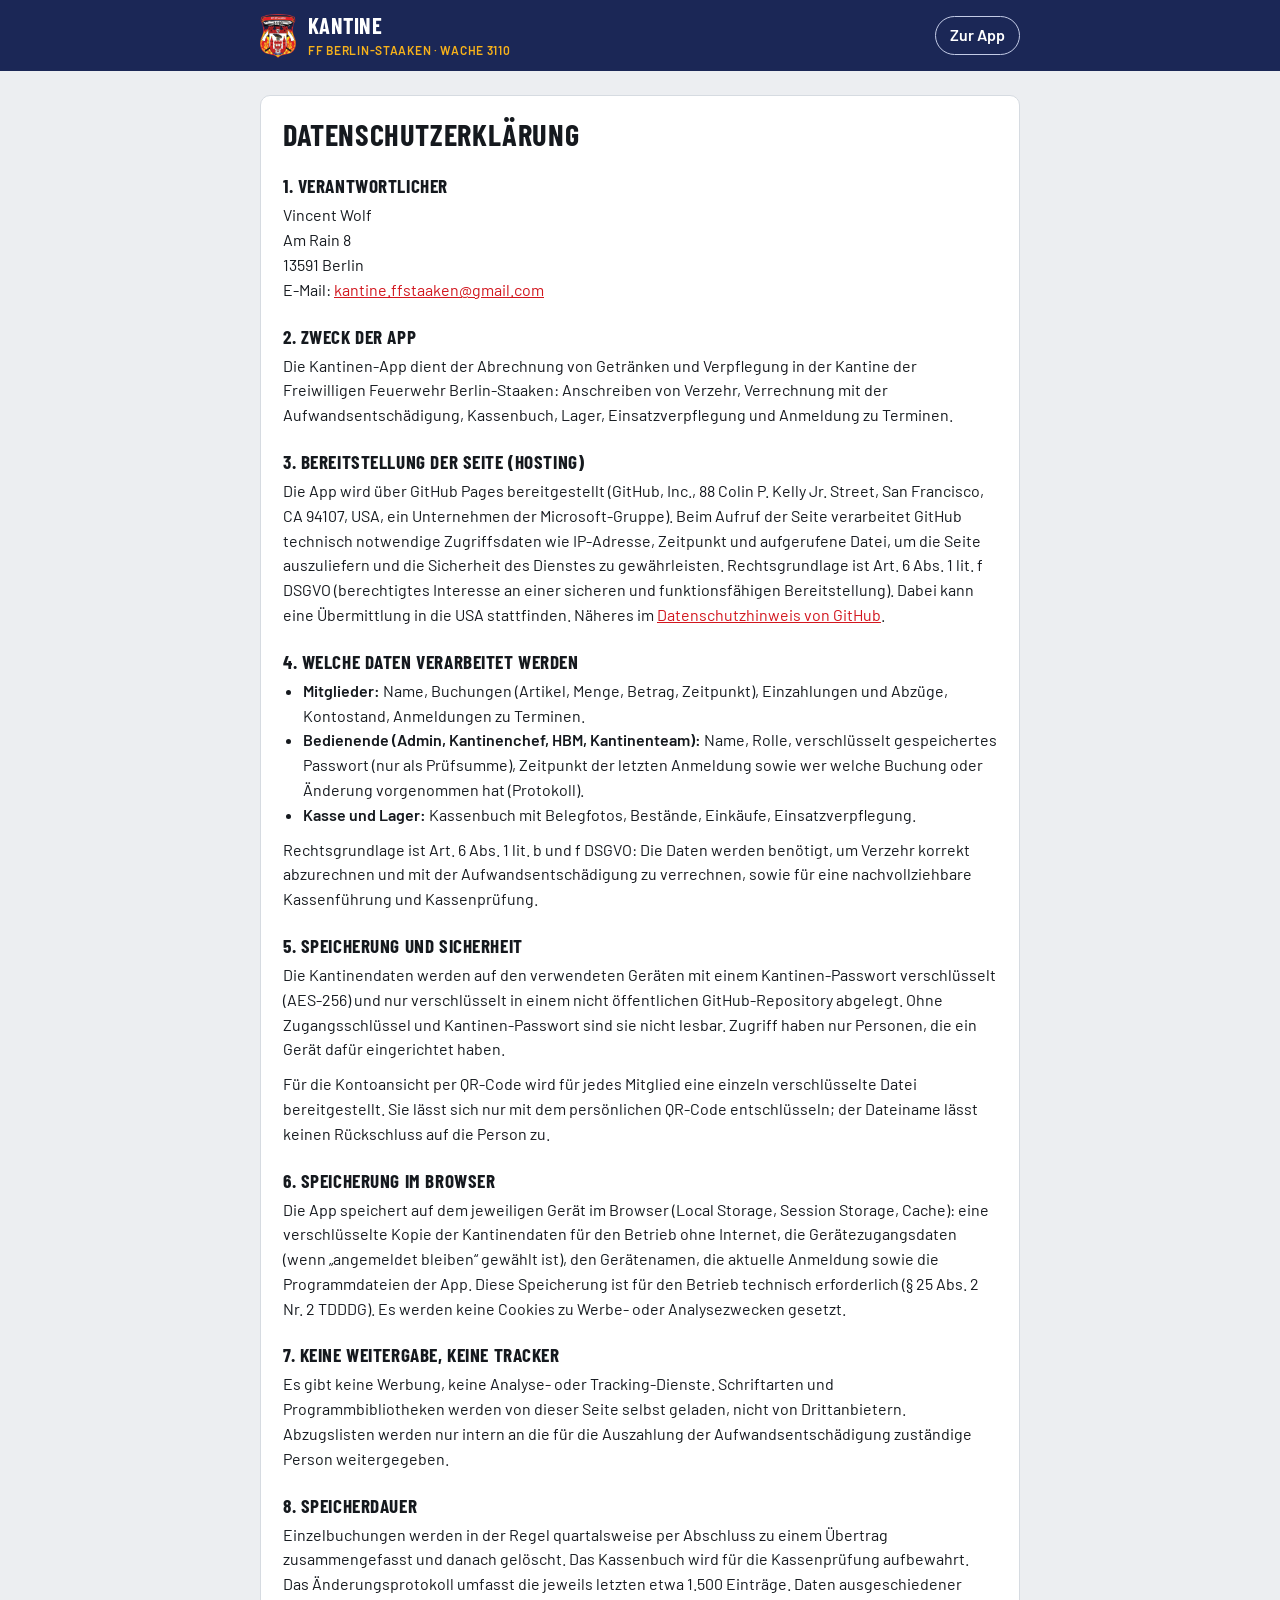
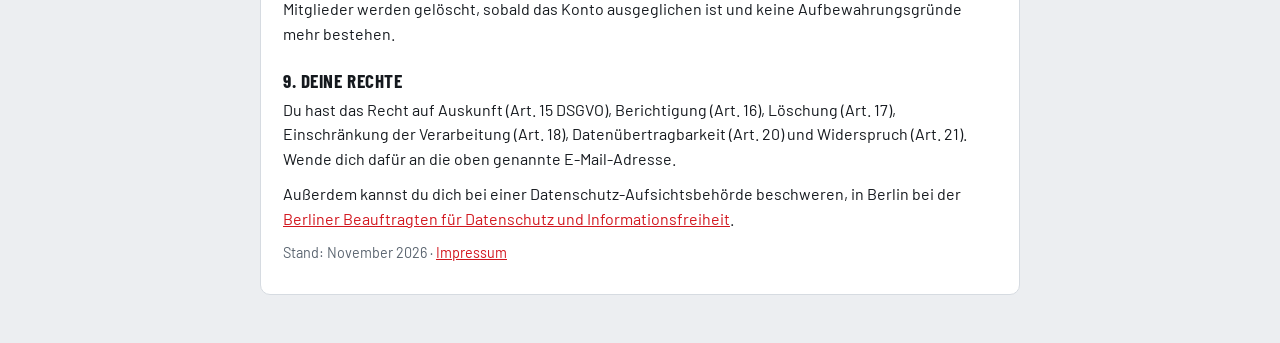
<file: datenschutz.html>
<!doctype html>
<html lang="de">
<head>
<meta charset="utf-8">
<meta name="viewport" content="width=device-width,initial-scale=1,viewport-fit=cover">
<meta name="robots" content="noindex,nofollow">
<meta name="referrer" content="no-referrer">
<meta name="theme-color" content="#1b2756">
<title>Datenschutz – Kantine FF Staaken</title>
<link rel="icon" href="logo.png">
<link rel="stylesheet" href="legal.css">
</head>
<body>
<header class="gut"><div class="wrap bar"><img src="logo.png" alt=""><div><b>Kantine</b><small>FF Berlin-Staaken · Wache 3110</small></div><a href="./">Zur App</a></div></header>
<main class="gut"><div class="wrap"><article>
<h1>Datenschutzerklärung</h1>

<h2>1. Verantwortlicher</h2>
<address>
Vincent Wolf<br>
Am Rain 8<br>
13591 Berlin<br>
E-Mail: <a href="mailto:kantine.ffstaaken@gmail.com">kantine.ffstaaken@gmail.com</a>
</address>

<h2>2. Zweck der App</h2>
<p>Die Kantinen-App dient der Abrechnung von Getränken und Verpflegung in der Kantine der Freiwilligen Feuerwehr Berlin-Staaken: Anschreiben von Verzehr, Verrechnung mit der Aufwandsentschädigung, Kassenbuch, Lager, Einsatzverpflegung und Anmeldung zu Terminen.</p>

<h2>3. Bereitstellung der Seite (Hosting)</h2>
<p>Die App wird über GitHub Pages bereitgestellt (GitHub, Inc., 88 Colin P. Kelly Jr. Street, San Francisco, CA 94107, USA, ein Unternehmen der Microsoft-Gruppe). Beim Aufruf der Seite verarbeitet GitHub technisch notwendige Zugriffsdaten wie IP-Adresse, Zeitpunkt und aufgerufene Datei, um die Seite auszuliefern und die Sicherheit des Dienstes zu gewährleisten. Rechtsgrundlage ist Art. 6 Abs. 1 lit. f DSGVO (berechtigtes Interesse an einer sicheren und funktionsfähigen Bereitstellung). Dabei kann eine Übermittlung in die USA stattfinden. Näheres im <a href="https://docs.github.com/de/site-policy/privacy-policies/github-general-privacy-statement" target="_blank" rel="noopener">Datenschutzhinweis von GitHub</a>.</p>

<h2>4. Welche Daten verarbeitet werden</h2>
<ul>
<li><b>Mitglieder:</b> Name, Buchungen (Artikel, Menge, Betrag, Zeitpunkt), Einzahlungen und Abzüge, Kontostand, Anmeldungen zu Terminen.</li>
<li><b>Bedienende (Admin, Kantinenchef, HBM, Kantinenteam):</b> Name, Rolle, verschlüsselt gespeichertes Passwort (nur als Prüfsumme), Zeitpunkt der letzten Anmeldung sowie wer welche Buchung oder Änderung vorgenommen hat (Protokoll).</li>
<li><b>Kasse und Lager:</b> Kassenbuch mit Belegfotos, Bestände, Einkäufe, Einsatzverpflegung.</li>
</ul>
<p>Rechtsgrundlage ist Art. 6 Abs. 1 lit. b und f DSGVO: Die Daten werden benötigt, um Verzehr korrekt abzurechnen und mit der Aufwandsentschädigung zu verrechnen, sowie für eine nachvollziehbare Kassenführung und Kassenprüfung.</p>

<h2>5. Speicherung und Sicherheit</h2>
<p>Die Kantinendaten werden auf den verwendeten Geräten mit einem Kantinen-Passwort verschlüsselt (AES-256) und nur verschlüsselt in einem nicht öffentlichen GitHub-Repository abgelegt. Ohne Zugangsschlüssel und Kantinen-Passwort sind sie nicht lesbar. Zugriff haben nur Personen, die ein Gerät dafür eingerichtet haben.</p>
<p>Für die Kontoansicht per QR-Code wird für jedes Mitglied eine einzeln verschlüsselte Datei bereitgestellt. Sie lässt sich nur mit dem persönlichen QR-Code entschlüsseln; der Dateiname lässt keinen Rückschluss auf die Person zu.</p>

<h2>6. Speicherung im Browser</h2>
<p>Die App speichert auf dem jeweiligen Gerät im Browser (Local Storage, Session Storage, Cache): eine verschlüsselte Kopie der Kantinendaten für den Betrieb ohne Internet, die Gerätezugangsdaten (wenn „angemeldet bleiben“ gewählt ist), den Gerätenamen, die aktuelle Anmeldung sowie die Programmdateien der App. Diese Speicherung ist für den Betrieb technisch erforderlich (§ 25 Abs. 2 Nr. 2 TDDDG). Es werden keine Cookies zu Werbe- oder Analysezwecken gesetzt.</p>

<h2>7. Keine Weitergabe, keine Tracker</h2>
<p>Es gibt keine Werbung, keine Analyse- oder Tracking-Dienste. Schriftarten und Programmbibliotheken werden von dieser Seite selbst geladen, nicht von Drittanbietern. Abzugslisten werden nur intern an die für die Auszahlung der Aufwandsentschädigung zuständige Person weitergegeben.</p>

<h2>8. Speicherdauer</h2>
<p>Einzelbuchungen werden in der Regel quartalsweise per Abschluss zu einem Übertrag zusammengefasst und danach gelöscht. Das Kassenbuch wird für die Kassenprüfung aufbewahrt. Das Änderungsprotokoll umfasst die jeweils letzten etwa 1.500 Einträge. Daten ausgeschiedener Mitglieder werden gelöscht, sobald das Konto ausgeglichen ist und keine Aufbewahrungsgründe mehr bestehen.</p>

<h2>9. Deine Rechte</h2>
<p>Du hast das Recht auf Auskunft (Art. 15 DSGVO), Berichtigung (Art. 16), Löschung (Art. 17), Einschränkung der Verarbeitung (Art. 18), Datenübertragbarkeit (Art. 20) und Widerspruch (Art. 21). Wende dich dafür an die oben genannte E-Mail-Adresse.</p>
<p>Außerdem kannst du dich bei einer Datenschutz-Aufsichtsbehörde beschweren, in Berlin bei der <a href="https://www.datenschutz-berlin.de" target="_blank" rel="noopener">Berliner Beauftragten für Datenschutz und Informationsfreiheit</a>.</p>

<p class="muted">Stand: November 2026 · <a href="impressum.html">Impressum</a></p>
</article></div></main>
</body>
</html>
</file>
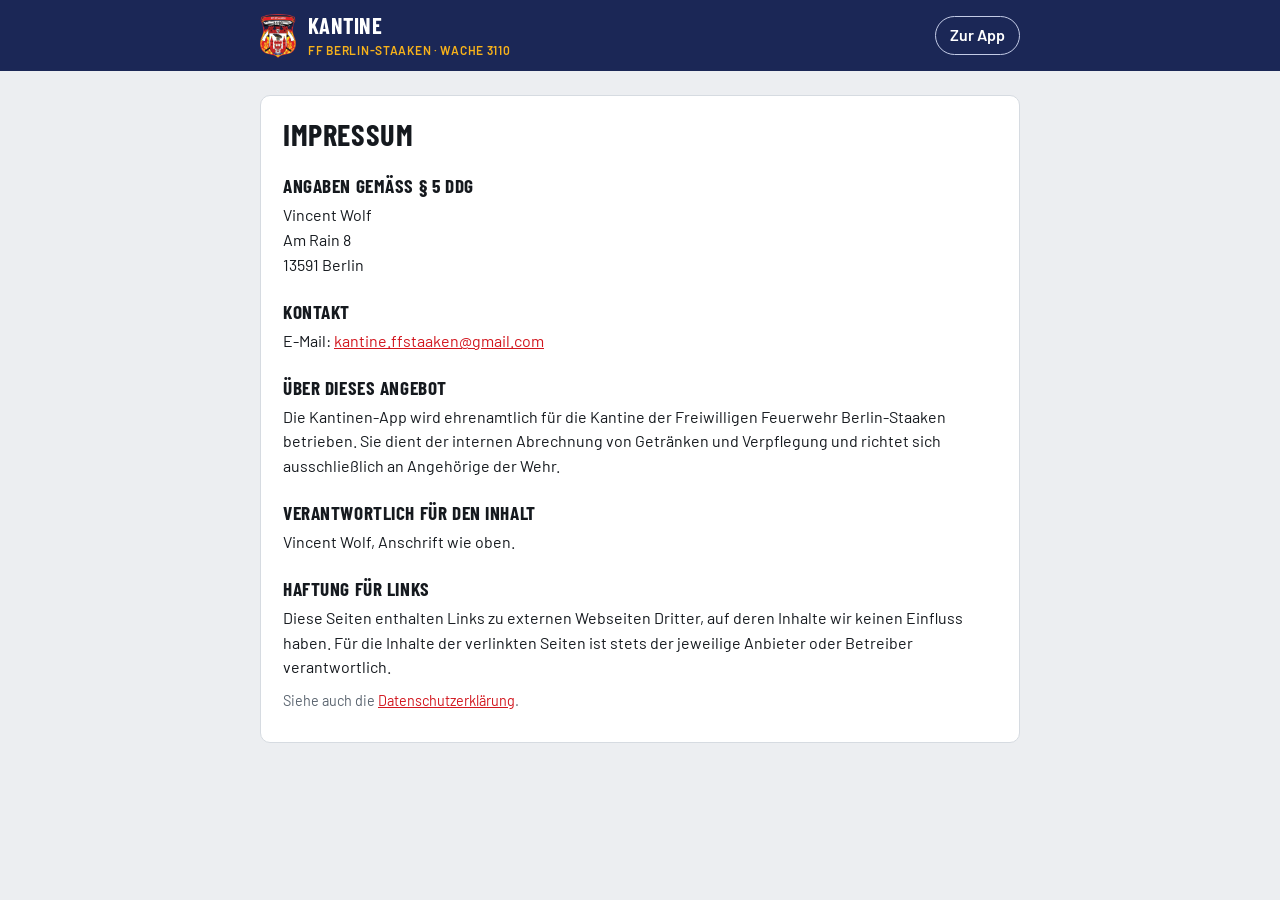
<file: impressum.html>
<!doctype html>
<html lang="de">
<head>
<meta charset="utf-8">
<meta name="viewport" content="width=device-width,initial-scale=1,viewport-fit=cover">
<meta name="robots" content="noindex,nofollow">
<meta name="referrer" content="no-referrer">
<meta name="theme-color" content="#1b2756">
<title>Impressum – Kantine FF Staaken</title>
<link rel="icon" href="logo.png">
<link rel="stylesheet" href="legal.css">
</head>
<body>
<header class="gut"><div class="wrap bar"><img src="logo.png" alt=""><div><b>Kantine</b><small>FF Berlin-Staaken · Wache 3110</small></div><a href="./">Zur App</a></div></header>
<main class="gut"><div class="wrap"><article>
<h1>Impressum</h1>

<h2>Angaben gemäß § 5 DDG</h2>
<address>
Vincent Wolf<br>
Am Rain 8<br>
13591 Berlin
</address>

<h2>Kontakt</h2>
<p>E-Mail: <a href="mailto:kantine.ffstaaken@gmail.com">kantine.ffstaaken@gmail.com</a></p>

<h2>Über dieses Angebot</h2>
<p>Die Kantinen-App wird ehrenamtlich für die Kantine der Freiwilligen Feuerwehr Berlin-Staaken betrieben. Sie dient der internen Abrechnung von Getränken und Verpflegung und richtet sich ausschließlich an Angehörige der Wehr.</p>

<h2>Verantwortlich für den Inhalt</h2>
<p>Vincent Wolf, Anschrift wie oben.</p>

<h2>Haftung für Links</h2>
<p>Diese Seiten enthalten Links zu externen Webseiten Dritter, auf deren Inhalte wir keinen Einfluss haben. Für die Inhalte der verlinkten Seiten ist stets der jeweilige Anbieter oder Betreiber verantwortlich.</p>

<p class="muted">Siehe auch die <a href="datenschutz.html">Datenschutzerklärung</a>.</p>
</article></div></main>
</body>
</html>
</file>
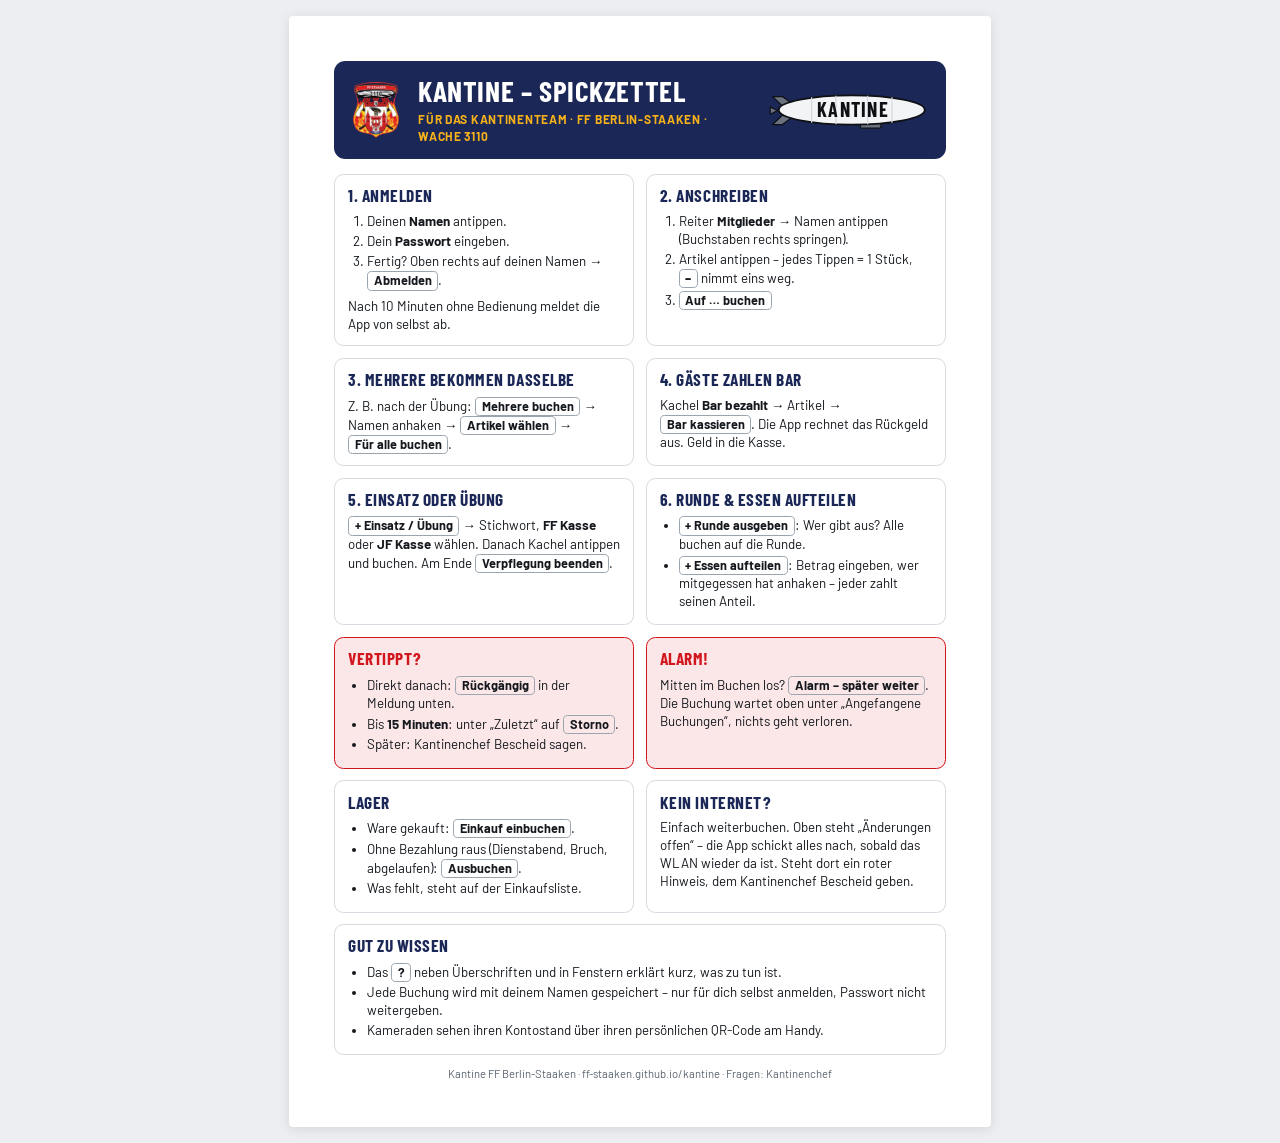
<file: spickzettel.html>
<!doctype html>
<html lang="de">
<head>
<meta charset="utf-8">
<meta name="viewport" content="width=device-width,initial-scale=1">
<meta name="robots" content="noindex,nofollow">
<title>Spickzettel Kantinenteam – Kantine FF Staaken</title>
<link rel="icon" href="logo.png">
<style>
@font-face{font-family:"Barlow";font-weight:400;src:url(fonts/barlow-latin-400-normal.woff2) format("woff2")}
@font-face{font-family:"Barlow";font-weight:600;src:url(fonts/barlow-latin-600-normal.woff2) format("woff2")}
@font-face{font-family:"Barlow";font-weight:700;src:url(fonts/barlow-latin-700-normal.woff2) format("woff2")}
@font-face{font-family:"Barlow Condensed";font-weight:700;src:url(fonts/barlow-condensed-latin-700-normal.woff2) format("woff2")}
@page{size:A4;margin:10mm}
*{box-sizing:border-box}
body{margin:0;font:10pt/1.35 "Barlow",Arial,sans-serif;color:#15191e;background:#fff}
.sheet{max-width:186mm;margin:0 auto}
header{display:flex;align-items:center;gap:5mm;background:#1b2756;color:#fff;border-radius:3mm;padding:4mm 5mm;-webkit-print-color-adjust:exact;print-color-adjust:exact}
header img{height:15mm}
header h1{margin:0;font:700 22pt/1 "Barlow Condensed",Arial Narrow,sans-serif;text-transform:uppercase;letter-spacing:.02em}
header p{margin:1.5mm 0 0;color:#f7b21b;font-weight:700;font-size:9pt;letter-spacing:.06em;text-transform:uppercase}
header .zep{margin-left:auto;height:13mm}
.grid{display:grid;grid-template-columns:1fr 1fr;gap:3mm;margin-top:4mm}
.box{border:0.4mm solid #d6dbe1;border-radius:2.5mm;padding:3mm 3.5mm;break-inside:avoid}
.box.wide{grid-column:1/-1}
.box.red{border-color:#d2161e;background:#fbe7e8;-webkit-print-color-adjust:exact;print-color-adjust:exact}
h2{margin:0 0 2mm;font:700 13pt/1.1 "Barlow Condensed",Arial Narrow,sans-serif;text-transform:uppercase;letter-spacing:.03em;color:#1b2756}
.red h2{color:#d2161e}
ol,ul{margin:0;padding-left:5mm}
li{margin:0.6mm 0}
b{font-weight:700}
.k{display:inline-block;border:0.3mm solid #9aa4af;border-radius:1.2mm;padding:0 1.5mm;font-weight:700;font-size:9.5pt;white-space:nowrap}
footer{margin-top:3mm;text-align:center;color:#5b6570;font-size:8.5pt}
@media screen{body{background:#eceef1;padding:16px}.sheet{background:#fff;padding:12mm;border-radius:4px;box-shadow:0 2px 12px rgba(0,0,0,.1)}}
</style>
</head>
<body><div class="sheet">
<header>
  <img src="logo.png" alt="">
  <div><h1>Kantine – Spickzettel</h1><p>Für das Kantinenteam · FF Berlin-Staaken · Wache 3110</p></div>
  <svg class="zep" viewBox="0 0 260 74" xmlns="http://www.w3.org/2000/svg" aria-hidden="true"><path d="M30 37 L6 14 L22 14 L44 30 Z M30 37 L6 60 L22 60 L44 44 Z" fill="#6b7280" stroke="#0e1014" stroke-width="2" stroke-linejoin="round"/><path d="M14 37 L2 31 L2 43 Z" fill="#6b7280" stroke="#0e1014" stroke-width="2" stroke-linejoin="round"/><rect x="150" y="56" width="34" height="10" rx="3" fill="#6b7280" stroke="#0e1014" stroke-width="2"/><ellipse cx="136" cy="36" rx="120" ry="24" fill="#f3f4f6" stroke="#0e1014" stroke-width="3"/><path d="M70 15 V57 M110 12.5 V59.5 M162 12.5 V59.5 M202 15 V57" stroke="#d5d8de" stroke-width="2"/><text x="138" y="47" text-anchor="middle" font-family="'Barlow Condensed','Arial Narrow',Arial,sans-serif" font-weight="700" font-size="33" letter-spacing="2" fill="#0e1014">KANTINE</text></svg>
</header>

<div class="grid">
  <div class="box">
    <h2>1. Anmelden</h2>
    <ol>
      <li>Deinen <b>Namen</b> antippen.</li>
      <li>Dein <b>Passwort</b> eingeben.</li>
      <li>Fertig? Oben rechts auf deinen Namen → <span class="k">Abmelden</span>.</li>
    </ol>
    <p style="margin:2mm 0 0">Nach 10 Minuten ohne Bedienung meldet die App von selbst ab.</p>
  </div>

  <div class="box">
    <h2>2. Anschreiben</h2>
    <ol>
      <li>Reiter <b>Mitglieder</b> → Namen antippen (Buchstaben rechts springen).</li>
      <li>Artikel antippen – jedes Tippen = 1 Stück, <span class="k">−</span> nimmt eins weg.</li>
      <li><span class="k">Auf … buchen</span></li>
    </ol>
  </div>

  <div class="box">
    <h2>3. Mehrere bekommen dasselbe</h2>
    <p style="margin:0">Z. B. nach der Übung: <span class="k">Mehrere buchen</span> → Namen anhaken → <span class="k">Artikel wählen</span> → <span class="k">Für alle buchen</span>.</p>
  </div>

  <div class="box">
    <h2>4. Gäste zahlen bar</h2>
    <p style="margin:0">Kachel <b>Bar bezahlt</b> → Artikel → <span class="k">Bar kassieren</span>. Die App rechnet das Rückgeld aus. Geld in die Kasse.</p>
  </div>

  <div class="box">
    <h2>5. Einsatz oder Übung</h2>
    <p style="margin:0"><span class="k">+ Einsatz / Übung</span> → Stichwort, <b>FF Kasse</b> oder <b>JF Kasse</b> wählen. Danach Kachel antippen und buchen. Am Ende <span class="k">Verpflegung beenden</span>.</p>
  </div>

  <div class="box">
    <h2>6. Runde &amp; Essen aufteilen</h2>
    <ul>
      <li><span class="k">+ Runde ausgeben</span>: Wer gibt aus? Alle buchen auf die Runde.</li>
      <li><span class="k">+ Essen aufteilen</span>: Betrag eingeben, wer mitgegessen hat anhaken – jeder zahlt seinen Anteil.</li>
    </ul>
  </div>

  <div class="box red">
    <h2>Vertippt?</h2>
    <ul>
      <li>Direkt danach: <span class="k">Rückgängig</span> in der Meldung unten.</li>
      <li>Bis <b>15 Minuten</b>: unter „Zuletzt“ auf <span class="k">Storno</span>.</li>
      <li>Später: Kantinenchef Bescheid sagen.</li>
    </ul>
  </div>

  <div class="box red">
    <h2>Alarm!</h2>
    <p style="margin:0">Mitten im Buchen los? <span class="k">Alarm – später weiter</span>. Die Buchung wartet oben unter „Angefangene Buchungen“, nichts geht verloren.</p>
  </div>

  <div class="box">
    <h2>Lager</h2>
    <ul>
      <li>Ware gekauft: <span class="k">Einkauf einbuchen</span>.</li>
      <li>Ohne Bezahlung raus (Dienstabend, Bruch, abgelaufen): <span class="k">Ausbuchen</span>.</li>
      <li>Was fehlt, steht auf der Einkaufsliste.</li>
    </ul>
  </div>

  <div class="box">
    <h2>Kein Internet?</h2>
    <p style="margin:0">Einfach weiterbuchen. Oben steht „Änderungen offen“ – die App schickt alles nach, sobald das WLAN wieder da ist. Steht dort ein roter Hinweis, dem Kantinenchef Bescheid geben.</p>
  </div>

  <div class="box wide">
    <h2>Gut zu wissen</h2>
    <ul>
      <li>Das <span class="k">?</span> neben Überschriften und in Fenstern erklärt kurz, was zu tun ist.</li>
      <li>Jede Buchung wird mit deinem Namen gespeichert – nur für dich selbst anmelden, Passwort nicht weitergeben.</li>
      <li>Kameraden sehen ihren Kontostand über ihren persönlichen QR-Code am Handy.</li>
    </ul>
  </div>
</div>

<footer>Kantine FF Berlin-Staaken · ff-staaken.github.io/kantine · Fragen: Kantinenchef</footer>
</div></body>
</html>
</file>
<file: legal.css>
@font-face{font-family:"Barlow";font-weight:400;font-display:swap;src:url(fonts/barlow-latin-400-normal.woff2) format("woff2")}
@font-face{font-family:"Barlow";font-weight:600;font-display:swap;src:url(fonts/barlow-latin-600-normal.woff2) format("woff2")}
@font-face{font-family:"Barlow Condensed";font-weight:700;font-display:swap;src:url(fonts/barlow-condensed-latin-700-normal.woff2) format("woff2")}
:root{--bg:#eceef1;--surface:#fff;--ink:#15191e;--muted:#5b6570;--line:#d6dbe1;--red:#d2161e;--navy:#1b2756;--navy-ink:#fff;--navy-muted:#c3cbe6;--flame:#f7b21b;
  padding-top:env(safe-area-inset-top,0px);padding-bottom:env(safe-area-inset-bottom,0px)}
@media (prefers-color-scheme:dark){:root{--bg:#111417;--surface:#1a1e23;--ink:#edf0f3;--muted:#9aa4af;--line:#2e353d;--red:#e6363d;--navy:#111836;color-scheme:dark}}
*{box-sizing:border-box}
body{margin:0;background:var(--bg);color:var(--ink);font:16px/1.55 "Barlow",system-ui,-apple-system,"Segoe UI",sans-serif}
header{background:var(--navy);color:var(--navy-ink)}
.gut{padding-left:max(16px,env(safe-area-inset-left,0px));padding-right:max(16px,env(safe-area-inset-right,0px))}
.wrap{max-width:760px;margin:0 auto}
.bar{display:flex;align-items:center;gap:12px;padding-block:12px}
.bar img{height:44px;width:auto}
.bar b{font:700 1.4rem "Barlow Condensed","Arial Narrow",sans-serif;text-transform:uppercase;letter-spacing:.02em}
.bar small{display:block;color:var(--flame);font-weight:600;font-size:.75rem;letter-spacing:.06em;text-transform:uppercase}
.bar a{margin-left:auto;color:var(--navy-ink);font-weight:600;text-decoration:none;border:1px solid var(--navy-muted);border-radius:999px;padding:6px 14px}
main{padding-block:24px 48px}
article{background:var(--surface);border:1px solid var(--line);border-radius:10px;padding:20px 22px}
h1{font:700 1.9rem "Barlow Condensed","Arial Narrow",sans-serif;text-transform:uppercase;letter-spacing:.02em;margin:0 0 12px}
h2{font:700 1.2rem "Barlow Condensed","Arial Narrow",sans-serif;text-transform:uppercase;letter-spacing:.03em;margin:22px 0 6px}
p,ul{margin:0 0 10px}
ul{padding-left:20px}
a{color:var(--red)}
.muted{color:var(--muted);font-size:.9rem}
address{font-style:normal}
</file>
